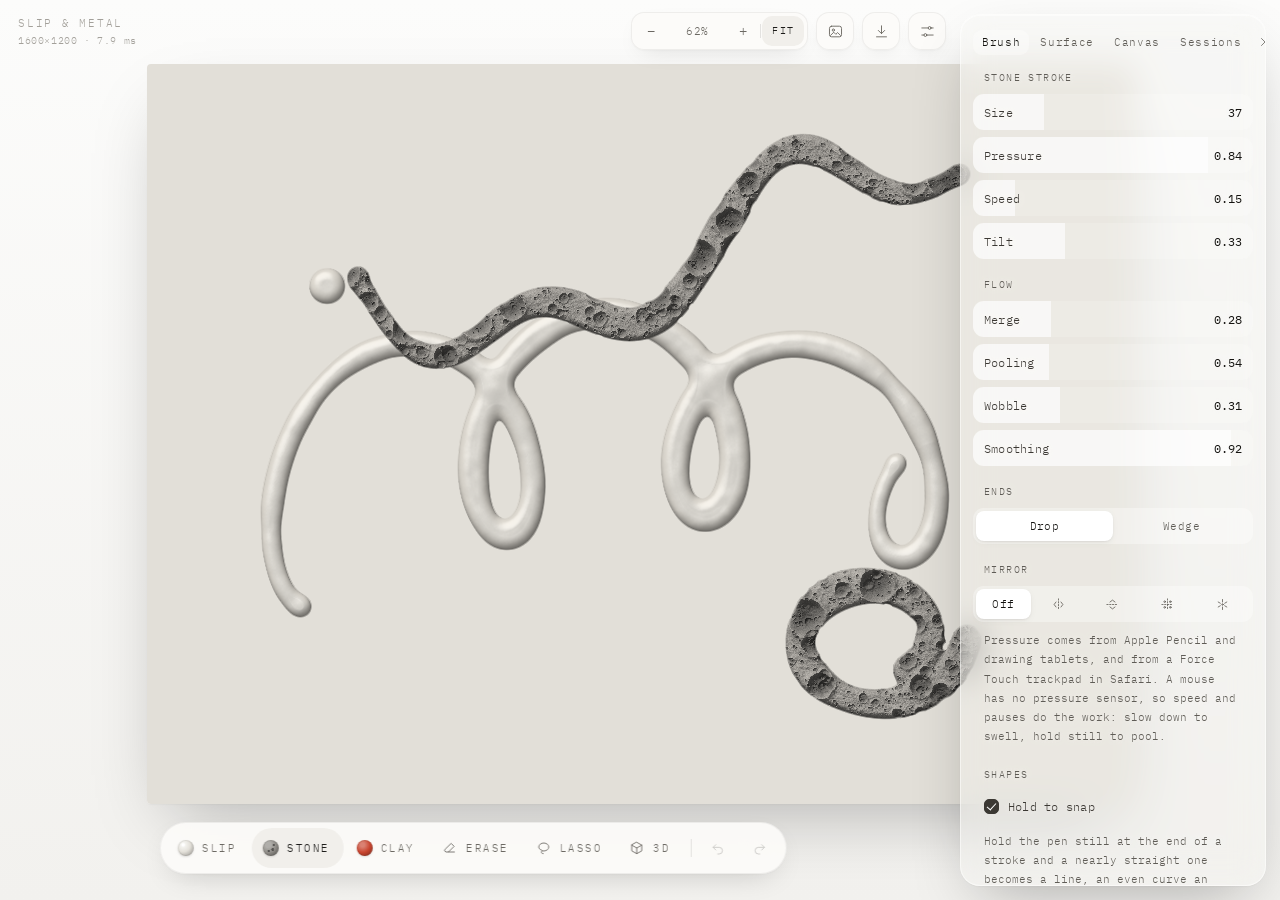
<file: index.html>
<!doctype html>
<!-- Built from src/ by dev/build.mjs (edit src/, then run: node dev/build.mjs) · sha256 1cfe5c48bf6fd62f -->
<html lang="en">
<head>
<meta charset="utf-8">
<meta name="viewport" content="width=device-width,initial-scale=1,maximum-scale=1,user-scalable=no,viewport-fit=cover">
<meta name="apple-mobile-web-app-capable" content="yes">
<meta name="mobile-web-app-capable" content="yes">
<meta name="claude:viewport-fit-sides" content="cover">
<title>Slip &amp; Metal</title>
<link rel="preconnect" href="https://fonts.googleapis.com">
<link rel="preconnect" href="https://fonts.gstatic.com" crossorigin>
<link href="https://fonts.googleapis.com/css2?family=IBM+Plex+Mono:wght@300;400&display=swap" rel="stylesheet">
<style>
/* Layout: one artboard centred in a stage, quiet frosted chrome floating around it (creative-tool-ui kit). */
:root{
  --page-a:#fcfcfb; --page-b:#f2f1ee;
  --ink:#1c1b19; --ink-2:#6b6862; --ink-3:#a3a09a;
  --panel:rgba(252,251,249,0.93);
  --line:rgba(0,0,0,0.055); --line-2:rgba(0,0,0,0.10);
  --fillbg:#f1efeb; --fillfg:#e2dfd8; --card:#ffffff;
  --white:#ffffff;
  --danger:#c0787c;
  --toast:rgba(28,27,25,.92);
  --ease:cubic-bezier(0.16,1,0.3,1);
  --r:20px; --rail:306px;
  --safe-b:env(safe-area-inset-bottom,0px);
  --safe-t:env(safe-area-inset-top,0px);
  --safe-l:env(safe-area-inset-left,0px);
  --safe-r:env(safe-area-inset-right,0px);
  --mono:"IBM Plex Mono",ui-monospace,SFMono-Regular,Menlo,monospace;
  color-scheme:light;
}
*{box-sizing:border-box;-webkit-tap-highlight-color:transparent}
[hidden]{display:none!important}
html,body{height:100%;margin:0;overflow:hidden;overscroll-behavior:none}
body{
  background:linear-gradient(180deg,var(--page-a),var(--page-b));color:var(--ink);
  font-family:var(--mono);font-weight:300;font-size:12px;-webkit-font-smoothing:antialiased;
  -webkit-user-select:none;user-select:none;-webkit-touch-callout:none;
}
button{font-family:inherit;touch-action:manipulation}

/* ── stage + artboard ─────────────────────────────── */
.stage{
  position:fixed;top:calc(64px + var(--safe-t));left:calc(24px + var(--safe-l));right:calc(24px + var(--safe-r));bottom:calc(96px + var(--safe-b));
  display:grid;place-items:center;transition:right .55s var(--ease),bottom .55s var(--ease);touch-action:none;
}
.board{
  position:relative;border-radius:4px;transform-origin:50% 50%;will-change:transform;touch-action:none;
  box-shadow:0 1px 2px rgba(0,0,0,.04),0 30px 70px -24px rgba(0,0,0,.28);
  background-color:var(--white);
}
.board.clear{
  background-image:linear-gradient(45deg,var(--fillbg) 25%,transparent 25%,transparent 75%,var(--fillbg) 75%),
                   linear-gradient(45deg,var(--fillbg) 25%,transparent 25%,transparent 75%,var(--fillbg) 75%);
  background-size:16px 16px;background-position:0 0,8px 8px;
}
.board.easing{transition:transform .45s var(--ease)}
.board canvas{display:block;width:100%;height:100%;border-radius:inherit;touch-action:none}
/* 3D: the board becomes a window-sized view onto the relief (the camera keeps it where the 2D board was) */
.board.three{
  position:fixed;inset:0;width:auto!important;height:auto!important;transform:none!important;
  border-radius:0;box-shadow:none;background:none!important;cursor:grab;
}
.board.three.grabbing{cursor:grabbing}
.board.three canvas{filter:drop-shadow(0 22px 30px rgba(0,0,0,.13))}
.board.three .guides,.board.three .empty{display:none}
.board.nocursor{cursor:none}
.board.lasso{cursor:default}
.board.lasso.selmove{cursor:move}
/* the lasso: marching ants over a white halo, so it reads on any background */
.selg path{fill:none;vector-effect:non-scaling-stroke}
.selg .halo{stroke:rgba(255,255,255,.9);stroke-width:2.5}
.selg .ants{stroke:rgba(20,19,16,.8);stroke-width:1;stroke-dasharray:4 4;animation:ants .9s linear infinite}
.selg .tint{fill:rgba(20,19,16,.04);stroke:none}
@keyframes ants{to{stroke-dashoffset:-8}}
.board.grab{cursor:grab}
.guides{position:absolute;inset:0;width:100%;height:100%;pointer-events:none;overflow:visible}
.guides line{stroke:rgba(0,0,0,.16);stroke-width:1;vector-effect:non-scaling-stroke;stroke-dasharray:2 6}
.empty{
  position:absolute;left:0;right:0;bottom:22px;text-align:center;color:var(--ink-3);pointer-events:none;
  font-size:11px;letter-spacing:.06em;transition:opacity .6s var(--ease);
}
.empty.off{opacity:0}
.ring{
  position:fixed;left:0;top:0;border-radius:50%;pointer-events:none;z-index:4;opacity:0;
  border:1px solid rgba(0,0,0,.5);box-shadow:0 0 0 1px rgba(255,255,255,.55),inset 0 0 0 1px rgba(255,255,255,.35);
  transition:opacity .2s var(--ease);
}
.ring.on{opacity:1}
.ring.erase{border-style:dashed}

/* ── chrome ─────────────────────────────────────── */
.chrome{position:fixed;inset:0;pointer-events:none;z-index:5}
.chrome > *{pointer-events:auto}
.brand{
  position:absolute;top:calc(16px + var(--safe-t));left:calc(18px + var(--safe-l));
  font-size:11px;letter-spacing:.16em;text-transform:uppercase;color:var(--ink-3);
}
.stat{
  position:absolute;top:calc(34px + var(--safe-t));left:calc(18px + var(--safe-l));
  font-size:10px;letter-spacing:.06em;color:var(--ink-3);font-variant-numeric:tabular-nums;white-space:nowrap;
}
.iconbtn{
  appearance:none;border:1px solid var(--line);background:var(--panel);
  backdrop-filter:blur(20px);-webkit-backdrop-filter:blur(20px);
  color:var(--ink-2);width:38px;height:38px;border-radius:13px;
  display:grid;place-items:center;cursor:pointer;padding:0;
  box-shadow:0 1px 2px rgba(0,0,0,.03),0 6px 18px -8px rgba(0,0,0,.10);
  transition:transform .35s var(--ease),color .3s var(--ease),box-shadow .35s var(--ease);
}
.iconbtn:hover{color:var(--ink);box-shadow:0 2px 4px rgba(0,0,0,.04),0 12px 26px -10px rgba(0,0,0,.16)}
.iconbtn:active{transform:scale(.94)}
svg.i{width:17px;height:17px;stroke:currentColor;stroke-width:1.3;fill:none;stroke-linecap:round;stroke-linejoin:round}
.topright{position:absolute;top:calc(12px + var(--safe-t));right:calc(14px + var(--safe-r));display:flex;gap:8px;transition:right .55s var(--ease)}
@media (min-width:780px){ body:has(.panel:not([hidden-state])) .topright{right:calc(var(--rail) + 28px + var(--safe-r))} }

.zoombar{
  position:relative;height:38px;border-radius:13px;padding:0 3px;display:flex;align-items:center;gap:1px;
  border:1px solid var(--line);background:var(--panel);
  backdrop-filter:blur(20px);-webkit-backdrop-filter:blur(20px);color:var(--ink-2);
  box-shadow:0 1px 2px rgba(0,0,0,.03),0 8px 24px -12px rgba(0,0,0,.18);
}
.zoombar button{
  appearance:none;border:0;background:transparent;cursor:pointer;color:inherit;height:30px;border-radius:10px;
  font:300 11px/1 var(--mono);letter-spacing:.06em;font-variant-numeric:tabular-nums;
  transition:color .3s var(--ease),background .3s var(--ease);
}
.zoombar button:hover{color:var(--ink);background:var(--fillbg)}
.zoombar .zstep{width:32px;font-size:14px}
.zoombar .zpct{min-width:58px;padding:0 8px}
.zoombar .zfit{padding:0 10px;letter-spacing:.12em;text-transform:uppercase;font-size:10px}
.zoombar .zfit[aria-pressed="true"]{color:var(--ink);background:var(--fillbg)}
.zsep{width:1px;height:14px;background:var(--line-2)}
.zmenu{
  position:absolute;right:0;top:calc(100% + 8px);min-width:120px;padding:5px;border-radius:14px;
  border:1px solid var(--line);background:var(--panel);
  backdrop-filter:blur(20px);-webkit-backdrop-filter:blur(20px);
  box-shadow:0 1px 2px rgba(0,0,0,.03),0 16px 40px -16px rgba(0,0,0,.24);
  display:none;flex-direction:column;gap:1px;z-index:2;
}
.zmenu.on{display:flex}
.zmenu button{text-align:left;padding:0 10px;width:100%}
.zmenu button[aria-current="true"]{color:var(--ink);background:var(--fillbg)}
@media (max-width:779px){ .zoombar{position:absolute;right:0;top:calc(100% + 8px)} .stage{top:calc(110px + var(--safe-t))} }

/* ── tool pill ─────────────────────────────────── */
.pill{
  position:absolute;left:50%;bottom:calc(26px + var(--safe-b));transform:translateX(-50%);
  height:52px;border-radius:26px;padding:0 6px;
  border:1px solid var(--line);background:var(--panel);
  backdrop-filter:blur(20px);-webkit-backdrop-filter:blur(20px);
  display:flex;align-items:center;gap:2px;color:var(--ink-2);white-space:nowrap;
  box-shadow:0 1px 2px rgba(0,0,0,.03),0 10px 30px -12px rgba(0,0,0,.20);
  transition:left .55s var(--ease),transform .4s var(--ease),opacity .4s var(--ease),box-shadow .4s var(--ease);
}
.pill:hover{box-shadow:0 2px 6px rgba(0,0,0,.04),0 18px 40px -14px rgba(0,0,0,.26)}
@media (min-width:780px){ body:has(.panel:not([hidden-state])) .pill{left:calc((100% - var(--rail) - 28px) / 2)} }
.tools{position:relative;display:flex;gap:2px}
.tools .thumb{
  position:absolute;left:0;top:0;height:40px;width:0;border-radius:20px;background:var(--fillbg);
  transition:transform .45s var(--ease),width .45s var(--ease);
}
.tools button,.pi{
  appearance:none;border:0;background:transparent;cursor:pointer;color:inherit;position:relative;
  height:40px;border-radius:20px;display:flex;align-items:center;gap:8px;
  font:300 11px/1 var(--mono);letter-spacing:.14em;text-transform:uppercase;
  transition:color .3s var(--ease),background .3s var(--ease),transform .3s var(--ease),opacity .3s var(--ease);
}
.tools button{padding:0 14px 0 11px}
.tools button:hover,.tools button[aria-pressed="true"]{color:var(--ink)}
.tools button:active,.pi:active{transform:scale(.96)}
.pi{width:40px;justify-content:center;padding:0}
.pi:hover{color:var(--ink);background:var(--fillbg)}
.pi:disabled{opacity:.35;pointer-events:none}
.pi svg.i{width:16px;height:16px}
.psep{width:1px;height:18px;background:var(--line-2);margin:0 4px}
/* tool chips rise just above their tool while it's on (left is set to the button's centre):
   Canvas over 3D, the lasso's scope and delete over Lasso */
.tchip{
  position:absolute;bottom:calc(100% + 10px);left:0;transform:translate(-50%,6px) scale(.96);opacity:0;pointer-events:none;
  appearance:none;height:34px;border-radius:17px;padding:0 13px 0 11px;display:flex;align-items:center;gap:8px;
  border:1px solid var(--line);background:var(--panel);backdrop-filter:blur(20px);-webkit-backdrop-filter:blur(20px);
  box-shadow:0 1px 2px rgba(0,0,0,.03),0 10px 30px -12px rgba(0,0,0,.20);
  color:var(--ink-2);cursor:pointer;font:300 11px/1 var(--mono);letter-spacing:.14em;text-transform:uppercase;white-space:nowrap;
  transition:transform .4s var(--ease),opacity .3s var(--ease),color .3s var(--ease);
}
.tchip.on{opacity:1;transform:translate(-50%,0);pointer-events:auto}
button.tchip:hover{color:var(--ink)}
button.tchip.on:active{transform:translate(-50%,0) scale(.96)}
.lchip{padding:0 3px;gap:2px;cursor:default}
.lchip button{appearance:none;border:0;background:transparent;color:var(--ink-3);height:26px;border-radius:13px;padding:0 10px;cursor:pointer;
  font:inherit;letter-spacing:inherit;text-transform:inherit;display:grid;place-items:center;
  transition:color .3s var(--ease),background .3s var(--ease),width .3s var(--ease),opacity .3s var(--ease),transform .3s var(--ease)}
.lchip button:hover,.lchip button[aria-pressed="true"]{color:var(--ink)}
.lchip button[aria-pressed="true"]{background:var(--fillbg)}
.lchip button:active{transform:scale(.96)}
.lchip .ldel{width:0;padding:0;opacity:0;overflow:hidden;pointer-events:none}
.lchip .ldel.on{width:30px;opacity:1;pointer-events:auto}
.lchip .ldel svg.i{width:14px;height:14px}
.c3d i{position:relative;width:12px;height:12px;border-radius:4px;border:1px solid var(--line-2);background:var(--white);flex:none;
  transition:background .25s var(--ease),border-color .25s var(--ease)}
.c3d[aria-pressed="true"] i{background:var(--ink-2);border-color:var(--ink-2)}
.c3d[aria-pressed="true"] i::after{
  content:"";position:absolute;left:3.5px;top:1px;width:3px;height:6px;
  border:solid var(--white);border-width:0 1.3px 1.3px 0;transform:rotate(42deg);
}
.ball{width:16px;height:16px;border-radius:50%;flex:none;box-shadow:inset 0 0 0 1px rgba(0,0,0,.08),0 1px 2px rgba(0,0,0,.12)}
.tools svg.i{width:16px;height:16px}

/* ── panel ─────────────────────────────────────── */
.panel{
  position:absolute;background:var(--panel);
  backdrop-filter:blur(16px) saturate(1.5) contrast(.78) brightness(1.1);-webkit-backdrop-filter:blur(16px) saturate(1.5) contrast(.78) brightness(1.1);
  border:1px solid var(--line);border-radius:var(--r);
  box-shadow:0 1px 2px rgba(0,0,0,.03),0 24px 60px -20px rgba(0,0,0,.22);
  display:flex;flex-direction:column;overflow:hidden;
  transition:transform .55s var(--ease),opacity .35s var(--ease);
}
@media (min-width:780px){
  .panel{top:calc(14px + var(--safe-t));right:calc(14px + var(--safe-r));bottom:calc(14px + var(--safe-b));width:var(--rail)}
  .panel[hidden-state]{transform:translateX(calc(100% + 20px));opacity:0;pointer-events:none}
}
@media (max-width:779px){
  .panel{left:10px;right:10px;bottom:calc(10px + var(--safe-b));height:min(58vh,430px);border-radius:22px}
  .panel[hidden-state]{transform:translateY(calc(100% + 24px));opacity:0;pointer-events:none}
  body:has(.panel:not([hidden-state])) .pill{opacity:0;pointer-events:none;transform:translateX(-50%) translateY(12px)}
  .tools button{padding:0 10px 0 9px;letter-spacing:.08em}
}
/* phones: four tools plus undo/redo only fit as icons (balls for the brushes) */
@media (max-width:440px){ .tools button{font-size:0;gap:0;padding:0 12px} }
/* The panel floats over the artboard as see-through frosted glass (the canvas no longer shifts when it opens).
   Legibility comes from the backdrop filter, not an opaque fill: it softens the contrast of whatever is behind
   and lifts it a touch, so dark strokes turn into a mid-tone haze. Tracks and cards are light frost chips,
   the inks step darker, and a faint light halo keeps small labels clean over busy artwork. */
.panel{
  --panel:rgba(248,247,244,.38); --fillbg:rgba(255,255,255,.34); --fillfg:rgba(40,36,30,.14); --card:rgba(255,255,255,.3);
  --ink:#141310; --ink-2:#3b3833; --ink-3:#5f5c56; --line:rgba(255,255,255,.4); --line-2:rgba(0,0,0,.12);
  border-color:rgba(255,255,255,.5);
  box-shadow:inset 0 1px 0 rgba(255,255,255,.55),0 1px 2px rgba(0,0,0,.04),0 24px 60px -20px rgba(0,0,0,.3);
  text-shadow:0 0 6px rgba(250,249,247,.65);
}
.panel input[type=text]{text-shadow:none}
/* sliders on glass: a faint frost track, the filled part the brighter chip, so the value reads at a glance */
.panel .ctrl{background:rgba(255,255,255,.14)}
.panel .ctrl::before{background:rgba(255,255,255,.62)}
/* dark glass: when what's behind the panel is dark (Ink / Slate boards, dark photos), light text on smoky glass */
.panel.dark{
  --panel:rgba(26,25,23,.4); --fillbg:rgba(255,255,255,.12); --fillfg:rgba(255,255,255,.2); --card:rgba(255,255,255,.07);
  --ink:#f6f4f0; --ink-2:#dcd9d2; --ink-3:#aeaaa3; --line:rgba(255,255,255,.1); --line-2:rgba(255,255,255,.22); --white:rgba(255,255,255,.2);
  border-color:rgba(255,255,255,.14);
  box-shadow:inset 0 1px 0 rgba(255,255,255,.12),0 1px 2px rgba(0,0,0,.1),0 24px 60px -20px rgba(0,0,0,.45);
  text-shadow:0 0 6px rgba(0,0,0,.45);
  backdrop-filter:blur(16px) saturate(1.4) contrast(.8) brightness(.92);-webkit-backdrop-filter:blur(16px) saturate(1.4) contrast(.8) brightness(.92);
}
.panel.dark .ctrl{background:rgba(255,255,255,.06)}
.panel.dark .ctrl::before{background:rgba(255,255,255,.22)}
.panel.dark .btn.primary:hover{background:rgba(255,255,255,.28)}
.panel.dark .sdel{background:rgba(0,0,0,.45)}
.phead{display:flex;align-items:center;gap:2px;padding:12px 12px 0}
.tabs{display:flex;gap:2px;flex:1}
.tab{
  appearance:none;border:0;background:transparent;cursor:pointer;
  font:300 11px/1 var(--mono);letter-spacing:.06em;
  color:var(--ink-3);padding:7px 9px;border-radius:9px;
  transition:color .3s var(--ease),background .3s var(--ease);
}
.tab:hover{color:var(--ink-2)}
.tab[aria-selected="true"]{color:var(--ink);background:var(--fillbg)}
.xbtn{appearance:none;border:0;background:transparent;color:var(--ink-3);width:30px;height:30px;border-radius:9px;display:grid;place-items:center;cursor:pointer;transition:color .3s var(--ease),background .3s var(--ease)}
.xbtn:hover{color:var(--ink);background:var(--fillbg)}
.xbtn svg.i{width:14px;height:14px}
.pbody{flex:1;overflow-y:auto;overflow-x:hidden;padding:12px;-webkit-overflow-scrolling:touch;overscroll-behavior:contain}
.pane{display:none;flex-direction:column;gap:7px}
.pane.on{display:flex}

/* fill-bar slider: the whole row is the slider */
.ctrl{
  position:relative;height:36px;border-radius:11px;background:var(--fillbg);
  overflow:hidden;display:flex;align-items:center;padding:0 11px;cursor:ew-resize;
  user-select:none;-webkit-user-select:none;flex:none;touch-action:pan-y;
}
.ctrl::before{
  content:"";position:absolute;left:0;top:0;bottom:0;width:var(--fill,0%);
  background:var(--fillfg);transition:width .06s linear;
}
.ctrl > span{position:relative;color:var(--ink-2);letter-spacing:.02em;transition:color .3s var(--ease)}
.ctrl > b{position:relative;margin-left:auto;font-weight:400;color:var(--ink);font-variant-numeric:tabular-nums}
.ctrl:hover > span,.ctrl.on > span{color:var(--ink)}
.ctrl input[type=range]{position:absolute;inset:0;width:100%;height:100%;margin:0;opacity:0;pointer-events:none}
.ctrl:focus-within{box-shadow:inset 0 0 0 1px var(--ink-3)}

.row{display:flex;align-items:center;gap:10px;min-height:32px;padding:0 11px;color:var(--ink-2);flex:none}
.row .lab{width:78px;letter-spacing:.02em}
.row input[type=text]{
  border:0;border-bottom:1px solid var(--line-2);background:transparent;border-radius:0;
  font:400 12px/1 var(--mono);color:var(--ink-3);padding:3px 2px;outline:none;
  transition:border-color .3s var(--ease),color .3s var(--ease);-webkit-user-select:text;user-select:text;
}
.row input[type=text]:focus{border-color:var(--ink-3);color:var(--ink)}
.row.tog{cursor:pointer;gap:0}
.row.tog label{cursor:pointer;letter-spacing:.02em}
.row input[type=checkbox]{
  appearance:none;-webkit-appearance:none;width:15px;height:15px;border:1px solid var(--line-2);border-radius:5px;
  background:var(--white);cursor:pointer;position:relative;margin:0 9px 0 0;flex:none;
  transition:background .25s var(--ease),border-color .25s var(--ease);
}
.row input[type=checkbox]:checked{background:var(--ink-2);border-color:var(--ink-2)}
.row input[type=checkbox]:checked::after{
  content:"";position:absolute;left:4px;top:1px;width:4px;height:8px;
  border:solid var(--white);border-width:0 1.4px 1.4px 0;transform:rotate(42deg);
}
.swatch{position:relative;width:19px;height:19px;border-radius:6px;border:1px solid var(--line-2);overflow:hidden;cursor:pointer;flex:none}
.swatch input{position:absolute;inset:-10px;width:40px;height:40px;opacity:0;cursor:pointer;border:0;padding:0}
.hex{width:74px}

.sec{font-size:10px;letter-spacing:.14em;text-transform:uppercase;color:var(--ink-3);padding:12px 11px 3px}
.pane > .sec:first-child{padding-top:2px}
.hint{color:var(--ink-3);padding:2px 11px;line-height:1.75;font-size:11px}
.hint kbd{font:400 10px/1 var(--mono);color:var(--ink-2);padding:2px 4px;border-radius:4px;background:var(--fillbg)}

/* segmented control with a gliding thumb */
.seg{position:relative;display:flex;background:var(--fillbg);border-radius:11px;padding:3px;height:36px;flex:none}
.seg .thumb{
  position:absolute;top:3px;bottom:3px;left:0;width:0;border-radius:8px;background:var(--white);
  box-shadow:0 1px 2px rgba(0,0,0,.06),0 2px 8px -2px rgba(0,0,0,.08);
  transition:transform .45s var(--ease),width .45s var(--ease);
}
.seg button{
  flex:1;position:relative;border:0;background:transparent;cursor:pointer;border-radius:8px;
  font:300 11px/1 var(--mono);letter-spacing:.04em;color:var(--ink-3);padding:0 4px;
  display:flex;align-items:center;justify-content:center;gap:6px;transition:color .3s var(--ease);
}
.seg button:hover{color:var(--ink-2)}
.seg button[aria-pressed="true"]{color:var(--ink)}
.seg svg.i{width:15px;height:15px}

/* material chips */
.mats{display:grid;grid-template-columns:repeat(3,minmax(0,1fr));gap:6px}
.mat{
  appearance:none;height:64px;border:1px solid var(--line);background:var(--card);border-radius:13px;
  display:flex;flex-direction:column;align-items:center;justify-content:center;gap:8px;padding:0 4px;cursor:pointer;color:var(--ink-2);
  font:300 11px/1 var(--mono);letter-spacing:.02em;min-width:0;
  transition:transform .35s var(--ease),color .3s var(--ease),border-color .3s var(--ease),background .3s var(--ease),box-shadow .35s var(--ease);
}
.mat span:last-child{max-width:100%;overflow:hidden;text-overflow:ellipsis;white-space:nowrap}
.mat:hover{color:var(--ink);transform:translateY(-2px);box-shadow:0 8px 18px -10px rgba(0,0,0,.18)}
.mat:active{transform:scale(.97)}
.mat[aria-pressed="true"]{background:var(--fillbg);border-color:transparent;color:var(--ink)}
.mat .ball{width:22px;height:22px;transition:transform .45s var(--ease)}
.mat:hover .ball{transform:scale(1.08)}

/* background swatches */
.bgs{display:flex;gap:8px;padding:2px 11px 4px;flex-wrap:wrap}
.bgs button{
  appearance:none;width:26px;height:26px;border-radius:50%;border:1px solid var(--line-2);cursor:pointer;padding:0;
  transition:transform .3s var(--ease),box-shadow .3s var(--ease);
}
.bgs button:hover{transform:translateY(-1px)}
.bgs button[aria-pressed="true"]{box-shadow:0 0 0 2px var(--white),0 0 0 3px var(--ink-3)}
.bgs .clr{background-image:linear-gradient(45deg,var(--fillfg) 25%,transparent 25%,transparent 75%,var(--fillfg) 75%),linear-gradient(45deg,var(--fillfg) 25%,transparent 25%,transparent 75%,var(--fillfg) 75%);background-size:8px 8px;background-position:0 0,4px 4px;background-color:var(--white)}

/* layers */
.layers{display:flex;flex-direction:column;gap:2px}
.lrow{
  position:relative;display:flex;align-items:center;gap:10px;padding:0 4px 0 11px;height:38px;border-radius:11px;cursor:pointer;
  color:var(--ink-2);touch-action:pan-y;transition:background .3s var(--ease),color .3s var(--ease),transform .4s var(--ease);
}
/* swipe a row either way to duplicate it: the row follows the finger and the word slides in behind it */
.lrow.swiping{transition:background .3s var(--ease),color .3s var(--ease)}
.lrow::before,.lrow::after{
  content:"Duplicate";position:absolute;top:0;bottom:0;display:flex;align-items:center;pointer-events:none;
  font-size:10px;letter-spacing:.14em;text-transform:uppercase;color:var(--ink-3);opacity:0;transition:opacity .2s var(--ease),color .2s var(--ease);
}
.lrow::before{right:100%;padding-right:14px}
.lrow::after{left:100%;padding-left:14px}
.lrow.sw-r::before,.lrow.sw-l::after{opacity:.6}
.lrow.armed::before,.lrow.armed::after{color:var(--ink)}
.lrow:hover{color:var(--ink)}
.lrow[aria-current="true"]{background:var(--fillbg);color:var(--ink)}
.lrow .nm{flex:1;min-width:0;overflow:hidden;text-overflow:ellipsis;white-space:nowrap}
.lname{flex:1;min-width:0;border:0;border-bottom:1px solid var(--ink-3);background:transparent;border-radius:0;font:300 12px/1 var(--mono);color:var(--ink);padding:3px 0;outline:none;-webkit-user-select:text;user-select:text}
.lrow small{color:var(--ink-3);font-size:10px;white-space:nowrap}
.lrow.hid .ball{opacity:.3}
.lrow.hid .nm{color:var(--ink-3)}
.acts{display:flex;opacity:0;transition:opacity .25s var(--ease)}
.lrow:hover .acts,.lrow[aria-current="true"] .acts{opacity:1}
@media (hover:none){.acts{opacity:1}}
.acts button{appearance:none;width:26px;height:26px;border:0;background:transparent;border-radius:8px;color:var(--ink-3);display:grid;place-items:center;cursor:pointer;padding:0;transition:color .25s var(--ease),background .25s var(--ease)}
.acts button:hover{color:var(--ink);background:rgba(0,0,0,.04)}
.acts svg.i{width:14px;height:14px}

.btn{
  appearance:none;border:1px solid var(--line-2);background:var(--card);border-radius:11px;
  height:34px;padding:0 12px;cursor:pointer;color:var(--ink-2);
  font:300 11px/1 var(--mono);letter-spacing:.06em;
  transition:transform .3s var(--ease),color .3s var(--ease),border-color .3s var(--ease),background .3s var(--ease);
}
.btn:hover{color:var(--ink);border-color:var(--ink-3)}
.btn:active{transform:scale(.98)}
.btn.primary{background:var(--fillfg);border-color:transparent;color:var(--ink)}
.btn.primary:hover{background:#d8d4cc}
.btn.quiet{border-color:rgba(192,120,124,.32);color:var(--danger)}
.btn.quiet:hover{border-color:var(--danger)}

/* sessions */
.sname{flex:1;min-width:0}
.sess{display:grid;grid-template-columns:repeat(2,minmax(0,1fr));gap:8px}
.scard{
  position:relative;border:1px solid var(--line);background:var(--card);border-radius:13px;padding:6px;cursor:pointer;
  color:var(--ink-2);min-width:0;
  transition:transform .35s var(--ease),box-shadow .35s var(--ease),color .3s var(--ease),background .3s var(--ease);
}
.scard:hover{color:var(--ink);transform:translateY(-2px);box-shadow:0 8px 18px -10px rgba(0,0,0,.18)}
.scard:active{transform:scale(.98)}
.scard[aria-current="true"]{background:var(--fillbg);border-color:transparent;color:var(--ink)}
/* the image is pinned inside its 4:3 box: Safari doesn't resolve a % height inside aspect-ratio, so a tall
   drawing's thumbnail would otherwise grow the card down the whole panel */
.sthumb{position:relative;aspect-ratio:4/3;min-height:0;border-radius:9px;background:var(--fillbg);overflow:hidden}
.sthumb img{position:absolute;inset:0;width:100%;height:100%;object-fit:contain;display:block;animation:fadein .45s var(--ease)}
@keyframes fadein{from{opacity:0}}
.smeta{display:flex;flex-direction:column;gap:4px;padding:7px 3px 2px;min-width:0}
.smeta .nm{overflow:hidden;text-overflow:ellipsis;white-space:nowrap;font-size:11px;letter-spacing:.02em}
.smeta small{color:var(--ink-3);font-size:10px}
.sdel{
  position:absolute;top:10px;right:10px;width:24px;height:24px;border:0;border-radius:8px;padding:0;cursor:pointer;
  background:rgba(255,255,255,.88);color:var(--ink-2);display:grid;place-items:center;opacity:0;
  transition:opacity .25s var(--ease),color .25s var(--ease);
}
.sdel svg.i{width:13px;height:13px}
.scard:hover .sdel{opacity:1}
.sdel:hover{color:var(--ink)}
@media (hover:none){.scard[aria-current="true"] .sdel{opacity:1}.scard:hover{transform:none}}
.btnrow{display:flex;gap:6px}
.btnrow .btn{flex:1}

.veil{
  position:fixed;inset:0;z-index:20;display:none;place-items:center;
  background:rgba(250,250,248,.82);backdrop-filter:blur(4px);-webkit-backdrop-filter:blur(4px);
  color:var(--ink-2);letter-spacing:.1em;text-transform:uppercase;font-size:11px;
}
.veil.on{display:grid}
.toast{
  position:fixed;left:50%;bottom:calc(92px + var(--safe-b));transform:translateX(-50%) translateY(8px);
  background:var(--toast);color:var(--white);border-radius:999px;padding:9px 16px;
  font-size:11px;letter-spacing:.06em;backdrop-filter:blur(12px);-webkit-backdrop-filter:blur(12px);
  opacity:0;pointer-events:none;transition:opacity .35s var(--ease),transform .45s var(--ease);
  z-index:30;white-space:nowrap;display:flex;align-items:center;gap:12px;
}
.toast.on{opacity:1;transform:translateX(-50%) translateY(0);pointer-events:auto}
.toast button{appearance:none;border:0;background:rgba(255,255,255,.14);color:var(--white);border-radius:999px;height:24px;padding:0 10px;font:400 10px/1 var(--mono);letter-spacing:.1em;text-transform:uppercase;cursor:pointer}
.toast button:hover{background:rgba(255,255,255,.24)}
.fatal{position:absolute;inset:0;display:grid;place-items:center;text-align:center;padding:24px;color:var(--ink-2);line-height:1.8}
@media (hover:none){.iconbtn:hover,.btn:hover,.mat:hover{transform:none}}
@media (prefers-reduced-motion:reduce){*{transition-duration:.01s!important}}
</style>
</head>
<body>

<div class="stage" id="stage">
  <div class="board" id="board">
    <canvas id="c"></canvas>
    <svg class="guides" id="guides" preserveAspectRatio="none"></svg>
    <svg class="guides selg" id="selg" preserveAspectRatio="none"></svg>
    <div class="empty" id="empty">Draw anywhere. Slow down to pool, speed up to thin.</div>
  </div>
</div>
<div class="ring" id="ring"></div>

<div class="chrome">
  <div class="brand">Slip &amp; Metal</div>
  <div class="stat" id="stat">&nbsp;</div>

  <div class="topright">
    <div class="zoombar" id="zoombar">
      <button class="zstep" data-z="out" title="Zoom out (−)">−</button>
      <button class="zpct" data-z="pct" title="Zoom presets">100%</button>
      <button class="zstep" data-z="in" title="Zoom in (+)">+</button>
      <div class="zsep"></div>
      <button class="zfit" data-z="fit" title="Fit (0)">Fit</button>
      <div class="zmenu" data-z="menu"></div>
    </div>
    <button class="iconbtn" id="btnImage" title="Draw on an image">
      <svg class="i" viewBox="0 0 24 24"><rect x="3.5" y="4.5" width="17" height="15" rx="3"/><circle cx="9" cy="10" r="1.6"/><path d="M5 17.5l4.5-4.5 3 3 2.5-2.5 4 4"/></svg>
    </button>
    <button class="iconbtn" id="btnExport" title="Export PNG">
      <svg class="i" viewBox="0 0 24 24"><path d="M12 4v11M7.5 10.5L12 15l4.5-4.5M5 19.5h14"/></svg>
    </button>
    <button class="iconbtn" id="btnPanel" title="Settings (S)">
      <svg class="i" viewBox="0 0 24 24"><path d="M4 7h9M17 7h3M4 17h3M11 17h9"/><circle cx="15" cy="7" r="2"/><circle cx="9" cy="17" r="2"/></svg>
    </button>
  </div>

  <div class="pill" id="pill">
    <div class="tools" id="tools">
      <i class="thumb"></i>
      <button data-tool="slip" title="Slip (B)"><span class="ball" id="ballSlip"></span>Slip</button>
      <button data-tool="stone" title="Stone (B)"><span class="ball" id="ballStone"></span>Stone</button>
      <button data-tool="clay" title="Clay (B)"><span class="ball" id="ballClay"></span>Clay</button>
      <button data-tool="erase" title="Eraser (E)">
        <svg class="i" viewBox="0 0 24 24"><path d="M14.5 5.5l4 4-8.5 8.5H6l-1.5-1.5a1.5 1.5 0 010-2.1z"/><path d="M10 18h9"/></svg>Erase
      </button>
      <button data-tool="lasso" title="Lasso: select and move (L)">
        <svg class="i" viewBox="0 0 24 24"><path d="M8.6 15.2C6 14.3 4.5 12.5 4.5 10.5c0-3.3 3.4-6 7.5-6s7.5 2.7 7.5 6-3.4 6-7.5 6c-.8 0-1.6-.1-2.3-.3"/><path d="M9.7 16.2c-.9.8-1.4 1.7-1.2 2.6.2 1 1.3 1.7 2.6 1.7"/></svg>Lasso
      </button>
      <button data-tool="view" title="3D view (3)">
        <svg class="i" viewBox="0 0 24 24"><path d="M12 3.5l7.5 4.2v8.6L12 20.5l-7.5-4.2V7.7z"/><path d="M4.5 7.7L12 12l7.5-4.3M12 12v8.5"/></svg>3D
      </button>
    </div>
    <button class="tchip c3d" id="c3d" type="button" title="Canvas under the drawing (C)" aria-pressed="true"><i></i>Canvas</button>
    <div class="tchip lchip" id="lchip">
      <button type="button" data-scope="all" title="Lasso takes every visible layer">All</button>
      <button type="button" data-scope="layer" title="Lasso takes the active layer only">Layer</button>
      <button type="button" class="ldel" id="ldel" title="Delete the selection (⌫)"><svg class="i" viewBox="0 0 24 24"><path d="M5 7h14M10 7V5h4v2M7 7l1 12h8l1-12"/></svg></button>
    </div>
    <span class="psep"></span>
    <button class="pi" id="undo" title="Undo (⌘Z)"><svg class="i" viewBox="0 0 24 24"><path d="M9 7L5 11l4 4"/><path d="M5 11h9a5 5 0 010 10h-2"/></svg></button>
    <button class="pi" id="redo" title="Redo (⇧⌘Z)"><svg class="i" viewBox="0 0 24 24"><path d="M15 7l4 4-4 4"/><path d="M19 11h-9a5 5 0 000 10h2"/></svg></button>
  </div>

  <aside class="panel" id="panel">
    <div class="phead">
      <div class="tabs" role="tablist">
        <button class="tab" data-tab="brush" role="tab">Brush</button>
        <button class="tab" data-tab="surface" role="tab">Surface</button>
        <button class="tab" data-tab="canvas" role="tab">Canvas</button>
        <button class="tab" data-tab="sessions" role="tab">Sessions</button>
      </div>
      <button class="xbtn" id="closePanel" title="Close (Esc)"><svg class="i" viewBox="0 0 24 24"><path d="M6 6l12 12M18 6L6 18"/></svg></button>
    </div>
    <div class="pbody" id="pbody">
      <div class="pane" data-pane="brush"></div>
      <div class="pane" data-pane="surface"></div>
      <div class="pane" data-pane="canvas"></div>
      <div class="pane" data-pane="sessions"></div>
    </div>
  </aside>
</div>

<div class="veil" id="veil">Drop an image to draw on it</div>
<div class="toast" id="toast"></div>
<input type="file" id="file" accept="image/*" hidden>
<input type="file" id="sessFile" accept=".json,application/json" hidden>

<script src="js/shaders.js"></script>
<script>
(() => {
'use strict';

/* ════════════════════════════════════════════════════════════════════
   helpers
   ════════════════════════════════════════════════════════════════════ */
const $ = (s, r = document) => r.querySelector(s);
const $$ = (s, r = document) => [...r.querySelectorAll(s)];
const clamp = (x, a, b) => Math.min(b, Math.max(a, x));
const lerp = (a, b, t) => a + (b - a) * t;
const sstep = (a, b, x) => { const t = clamp((x - a) / (b - a), 0, 1); return t * t * (3 - 2 * t); };
const uid = () => Math.random().toString(36).slice(2, 9);
const hexRgb = hx => { const n = parseInt(hx.slice(1), 16); return [(n >> 16 & 255) / 255, (n >> 8 & 255) / 255, (n & 255) / 255]; };
const lin = c => c.map(v => Math.pow(v, 2.2));
const mix3 = (a, b, t) => a.map((v, i) => v + (b[i] - v) * t);
const toHex = c => '#' + c.map(v => Math.round(clamp(v, 0, 1) * 255).toString(16).padStart(2, '0')).join('').toUpperCase();
function h(tag, attrs, ...kids) {
  const el = document.createElement(tag);
  if (attrs) for (const k in attrs) {
    const v = attrs[k];
    if (v == null || v === false) continue;
    if (k === 'class') el.className = v;
    else if (k === 'html') el.innerHTML = v;
    else if (k.startsWith('on') && typeof v === 'function') el.addEventListener(k.slice(2), v);
    else el.setAttribute(k, v === true ? '' : v);
  }
  for (const c of kids.flat()) if (c != null && c !== false) el.append(c.nodeType ? c : document.createTextNode(c));
  return el;
}
const ICON = {
  eye: '<svg class="i" viewBox="0 0 24 24"><path d="M2.5 12S6 5.5 12 5.5 21.5 12 21.5 12 18 18.5 12 18.5 2.5 12 2.5 12z"/><circle cx="12" cy="12" r="2.6"/></svg>',
  eyeOff: '<svg class="i" viewBox="0 0 24 24"><path d="M4 4l16 16M9.9 6A9.6 9.6 0 0112 5.5c6 0 9.5 6.5 9.5 6.5a16 16 0 01-2.7 3.4M6.4 7.6C3.9 9.4 2.5 12 2.5 12S6 18.5 12 18.5c1.6 0 3-.4 4.2-1"/></svg>',
  up: '<svg class="i" viewBox="0 0 24 24"><path d="M7 14l5-5 5 5"/></svg>',
  down: '<svg class="i" viewBox="0 0 24 24"><path d="M7 10l5 5 5-5"/></svg>',
  del: '<svg class="i" viewBox="0 0 24 24"><path d="M7 7l10 10M17 7L7 17"/></svg>',
  dup: '<svg class="i" viewBox="0 0 24 24"><rect x="8.5" y="8.5" width="10" height="10" rx="2.5"/><path d="M15.5 8.5V7a2 2 0 00-2-2H7a2 2 0 00-2 2v6.5a2 2 0 002 2h1.5"/></svg>',
};

/* ════════════════════════════════════════════════════════════════════
   brushes, presets, defaults
   ════════════════════════════════════════════════════════════════════ */
const SLIP_PRESETS = [
  { name: 'Porcelain', color: '#E4E1DA', gloss: .55, brk: .3,  speckle: 0,   grain: .35, shine: 1 },
  { name: 'Stoneware', color: '#D3C7B1', gloss: .3,  brk: .55, speckle: .6,  grain: .55, shine: 1 },
  { name: 'Celadon',   color: '#98B6A1', gloss: .9,  brk: .85, speckle: .05, grain: .2,  shine: 1 },
  { name: 'Terracotta',color: '#B05A39', gloss: .05, brk: .2,  speckle: .12, grain: .8,  shine: 1 },
  { name: 'Tenmoku',   color: '#111400', gloss: 1,   brk: .7,  speckle: 0,   grain: .56, shine: .81 },
  { name: 'Cobalt',    color: '#2B4893', gloss: .85, brk: .6,  speckle: .04, grain: .2,  shine: 1 },
  { name: 'Butter',    color: '#E5D093', gloss: .65, brk: .5,  speckle: .08, grain: .3,  shine: 1 },
  { name: 'Blush',     color: '#DFAA9B', gloss: .5,  brk: .45, speckle: .1,  grain: .35, shine: 1 },
  { name: 'Ink',       color: '#1A1918', gloss: .95, brk: .15, speckle: 0,   grain: .15, shine: 1 },
];
const METAL_PRESETS = [
  { name: 'Chrome',   c0: '#101215', c1: '#6F757B', c2: '#F6F7F8', sky: .39, rim: .86, contrast: 1,    brk: .15, rough: .08, grain: .7,  iri: 0 },
  { name: 'Silver',   c0: '#2C2F33', c1: '#A3A8AE', c2: '#FCFCFB', sky: .5,  rim: .9,  contrast: .95,  brk: .1,  rough: .12, grain: .5,  iri: 0 },
  { name: 'Mercury',  c0: '#15171A', c1: '#8E949B', c2: '#FFFFFF', sky: .4,  rim: .88, contrast: 1,    brk: .05, rough: 0,   grain: .12, iri: 0 },
  { name: 'Gold',     c0: '#2E1A04', c1: '#A87A2E', c2: '#FFF1C4', sky: .4,  rim: .85, contrast: 1,    brk: .15, rough: .1,  grain: .6,  iri: 0 },
  { name: 'Copper',   c0: '#2A1008', c1: '#A55A38', c2: '#FFDCC6', sky: .38, rim: .84, contrast: 1,    brk: .15, rough: .1,  grain: .6,  iri: 0 },
  { name: 'Rose',     c0: '#341A1A', c1: '#B5827C', c2: '#FFF1EC', sky: .4,  rim: .86, contrast: 1,    brk: .15, rough: .1,  grain: .5,  iri: 0 },
  { name: 'Gunmetal', c0: '#060708', c1: '#3B4047', c2: '#C6CBD2', sky: .22, rim: .7,  contrast: 1.1,  brk: .3,  rough: .14, grain: .8,  iri: 0 },
  { name: 'Oil',      c0: '#0C0D10', c1: '#737981', c2: '#FFFFFF', sky: .38, rim: .84, contrast: 1.05, brk: .15, rough: .06, grain: .5,  iri: .85 },
  { name: 'Comic',    c0: '#0A0A0A', c1: '#8A8A8A', c2: '#FFFFFF', sky: .92, rim: .06, contrast: 1.3,  brk: .95, rough: .1,  grain: .9,  iri: 0 },
];
// after Illustrator's 3D and Materials stones (Comet Pit Surface, Ominous Obsidian), plus in-betweens
const STONE_PRESETS = [
  { name: 'Comet Pit', color: '#8E8B86', pits: .85, facets: 0,   grit: .75, scale: 1,   relief: 1,   gloss: .06, shine: .6 },
  { name: 'Ketchup',   color: '#6F0000', pits: 0,   facets: .43, grit: .39, scale: .9,  relief: .39, gloss: 1,   shine: .22 },
  { name: 'Pumice',    color: '#CDC6B8', pits: 1,   facets: 0,   grit: .9,  scale: .5,  relief: .8,  gloss: 0,   shine: .4 },
  { name: 'Moon',      color: '#B7B4AE', pits: .6,  facets: 0,   grit: .45, scale: 1.7, relief: .7,  gloss: .03, shine: .5 },
  { name: 'Basalt',    color: '#3C3B3A', pits: .26, facets: .65, grit: .85, scale: 1.1, relief: 1.18, gloss: .05, shine: 1.06 },
  { name: 'Meteorite', color: '#2A2725', pits: .7,  facets: .35, grit: .3,  scale: 1.2, relief: 1,   gloss: .6,  shine: 1 },
];
// modelling clay after the plasticine reliefs: one colour, matte to waxy, lit by the board's light
const CLAY_PRESETS = [
  { name: 'Coral',      color: '#C9452F', gloss: .35, grain: .3,  glow: .6 },
  { name: 'Bone',       color: '#E6E1D6', gloss: .3,  grain: .25, glow: .35 },
  { name: 'Ochre',      color: '#D49A3E', gloss: .5,  grain: .25, glow: .55 },
  { name: 'Periwinkle', color: '#94A8DB', gloss: .25, grain: .2,  glow: .3 },
  { name: 'Cocoa',      color: '#6B3B27', gloss: .55, grain: .3,  glow: .3 },
  { name: 'Iris',       color: '#4A4DA6', gloss: .4,  grain: .25, glow: .4 },
  { name: 'Moss',       color: '#7D8D4B', gloss: .3,  grain: .35, glow: .4 },
];
const DEF = {
  slip: {
    size: 37, pressure: .84, speed: .15, tilt: .33, vary: .31, merge: .28, pool: .54, smooth: .92, end: 'drop', taper: 1.2,
    color: '#E4E1DA', gloss: .55, shine: 1, brk: .3, speckle: 0, grain: .35, vol: 1, edge: 20, light: 120, shadow: 0, preset: 'Porcelain',
  },
  metal: {
    size: 37, pressure: .84, speed: .15, tilt: .33, vary: .31, merge: .28, pool: .54, smooth: .92, end: 'drop', taper: 1.4,
    c0: '#101215', c1: '#6F757B', c2: '#F6F7F8', sky: .39, rim: .86, contrast: 1, brk: .15, rough: .08, grain: .7, shine: 1, iri: 0,
    vol: 1, edge: 60, light: 300, shadow: 0, preset: 'Chrome',
  },
  stone: {
    size: 37, pressure: .84, speed: .15, tilt: .33, vary: .31, merge: .28, pool: .54, smooth: .92, end: 'drop', taper: 1.2,
    color: '#8E8B86', pits: .85, facets: 0, grit: .75, scale: 1, relief: 1, gloss: .06, shine: .6,
    vol: 1.75, edge: 11, light: 120, shadow: 0, preset: 'Comet Pit',
  },
  // Edge past any radius keeps every stroke round all the way over: a rolled snake of clay, never a puddle
  clay: {
    size: 30, pressure: .7, speed: .1, tilt: .2, vary: .22, merge: .18, pool: .8, smooth: .92, end: 'drop', taper: 1.2,
    color: '#C9452F', gloss: .35, shine: 1, grain: .3, glow: .6, vol: 1, edge: 160, pipe: 1.2, light: 135, shadow: 0, preset: 'Coral',
  },
};
const GEOM = new Set(['size', 'pressure', 'speed', 'tilt', 'vary', 'merge', 'pool', 'smooth', 'end', 'taper', 'pipe']);
const BRUSHES = ['slip', 'metal', 'stone', 'clay'];
const TOOLS = ['slip', 'stone', 'clay'];      // brushes offered in the pill; Metal is retired until a better one, but old Metal layers still render
const NAMES = { slip: 'Slip', metal: 'Metal', stone: 'Stone', clay: 'Clay' };
const PRESETS = { slip: SLIP_PRESETS, metal: METAL_PRESETS, stone: STONE_PRESETS, clay: CLAY_PRESETS };
const BGS = [['Paper', '#F4F2EE'], ['Stone', '#E2DFD8'], ['Sand', '#CDBFAD'], ['Sage', '#7F9A7E'], ['Slate', '#6F747B'], ['Ink', '#161616'], ['Clear', 'none']];
/* The board's light (see 32-scene-light.js), kept with the drawing. New drawings get real shadows on paper;
   drawings from before scene light keep the look they were made with until it's turned on. */
const LIGHT_DEF = { shadows: true, angle: 135, height: 38, soft: .45, fill: .32, shade: 1, paper: 'paper' };
const LIGHT_OLD = { ...LIGHT_DEF, shadows: false, paper: 'plain' };
const BOARDS = [['4:3', 1600, 1200], ['1:1', 1400, 1400], ['3:4', 1200, 1600], ['16:9', 1920, 1080], ['9:16', 1080, 1920]];
const mergeA = m => lerp(4.5, 1.32, clamp(m, 0, 1));    // field peak / threshold. Lower peak = longer tails = more fusing
const ERASE_A = 2.2;

/* ════════════════════════════════════════════════════════════════════
   state
   ════════════════════════════════════════════════════════════════════ */
let doc = { w: 1600, h: 1200, bg: '#E2DFD8', bgImage: null, light: { ...LIGHT_OLD }, layers: [], active: null };
const ui = { tool: 'slip', brush: 'slip', sym: 'off', eraser: 44, depth: 1, canvas3d: true, selAll: true, snap: true, previewShadows: true, tab: 'brush', exp: { scale: 2, transparent: true, crop: true } };
const lastParams = { slip: { ...DEF.slip }, metal: { ...DEF.metal }, stone: { ...DEF.stone }, clay: { ...DEF.clay } };
const activeLayer = () => doc.layers.find(L => L.id === doc.active) || null;
const layerById = id => doc.layers.find(L => L.id === id);
const brushTool = () => ui.tool !== 'erase' && ui.tool !== 'view' && ui.tool !== 'lasso';

function newLayer(brush, params) {
  const n = doc.layers.filter(L => L.brush === brush).length + 1;
  return { id: uid(), brush, name: NAMES[brush] + (n > 1 ? ' ' + n : ''), visible: true, seed: Math.random() * 100,
           params: { ...(params || lastParams[brush]) }, strokes: [] };
}

/* ════════════════════════════════════════════════════════════════════
   WebGL
   ════════════════════════════════════════════════════════════════════ */
const canvas = $('#c'), board = $('#board'), stage = $('#stage');
const gl = canvas.getContext('webgl2', { alpha: true, premultipliedAlpha: true, antialias: false, depth: false, stencil: false,
  preserveDrawingBuffer: false, desynchronized: true, powerPreference: 'high-performance' });
if (!gl) {
  board.append(h('div', { class: 'fatal' }, 'This browser has no WebGL2, which the brushes need. Try a current Safari, Chrome or Firefox.'));
  board.style.width = '520px'; board.style.height = '320px';
  return;
}
gl.getExtension('EXT_color_buffer_float');
gl.getExtension('EXT_color_buffer_half_float');
gl.getExtension('EXT_float_blend');

// GLSL lives in js/shaders.js
const { VS_FULL, VS_STAMP, FS_STAMP, FS_COPY, FS_ERASE, FS_BG, FS_SCENE, FS_LIGHT, GL_H, fsComp, VS_MESH, FS_HGT, VS_SLAB, FS_SLAB } = window.SM_SHADERS;

function compile(type, src) {
  const s = gl.createShader(type); gl.shaderSource(s, src); gl.compileShader(s);
  if (!gl.getShaderParameter(s, gl.COMPILE_STATUS)) throw new Error(gl.getShaderInfoLog(s));
  return s;
}
function program(vs, fs) {
  const p = gl.createProgram();
  gl.attachShader(p, compile(gl.VERTEX_SHADER, vs)); gl.attachShader(p, compile(gl.FRAGMENT_SHADER, fs));
  gl.linkProgram(p);
  if (!gl.getProgramParameter(p, gl.LINK_STATUS)) throw new Error(gl.getProgramInfoLog(p));
  const u = {}, n = gl.getProgramParameter(p, gl.ACTIVE_UNIFORMS);
  for (let i = 0; i < n; i++) { const info = gl.getActiveUniform(p, i); u[info.name.replace('[0]', '')] = gl.getUniformLocation(p, info.name); }
  return { p, u };
}
const PR = {
  stamp: program(VS_STAMP, FS_STAMP),
  copy: program(VS_FULL, FS_COPY),
  erase: program(VS_FULL, FS_ERASE),
  bg: program(VS_FULL, FS_BG),
  comp: program(VS_FULL, fsComp(false)),
  mesh: program(VS_MESH, fsComp(true)),
  hgt: program(VS_FULL, FS_HGT),
  slab: program(VS_SLAB, FS_SLAB),
  scene: program(VS_FULL, FS_SCENE),
  light: program(VS_FULL, FS_LIGHT),
};

// stamp geometry: one quad, instanced per stamp
const stampVAO = gl.createVertexArray();
gl.bindVertexArray(stampVAO);
const cornerBuf = gl.createBuffer();
gl.bindBuffer(gl.ARRAY_BUFFER, cornerBuf);
gl.bufferData(gl.ARRAY_BUFFER, new Float32Array([-1, -1, 1, -1, -1, 1, 1, 1]), gl.STATIC_DRAW);
gl.enableVertexAttribArray(0); gl.vertexAttribPointer(0, 2, gl.FLOAT, false, 0, 0);
const instBuf = gl.createBuffer();
gl.bindBuffer(gl.ARRAY_BUFFER, instBuf);
gl.enableVertexAttribArray(1); gl.vertexAttribPointer(1, 4, gl.FLOAT, false, 20, 0); gl.vertexAttribDivisor(1, 1);
gl.enableVertexAttribArray(2); gl.vertexAttribPointer(2, 1, gl.FLOAT, false, 20, 16); gl.vertexAttribDivisor(2, 1);
gl.bindVertexArray(null);
const emptyVAO = gl.createVertexArray();

// field format: half-float where possible; 8-bit with a scaled range as a last resort
const FMT8 = { internal: gl.RGBA8, format: gl.RGBA, type: gl.UNSIGNED_BYTE };
let FIELD = { internal: gl.RGBA16F, format: gl.RGBA, type: gl.HALF_FLOAT, scale: 1 };
function makeTarget(w, hgt, fmt) {
  const tex = gl.createTexture();
  gl.bindTexture(gl.TEXTURE_2D, tex);
  gl.texImage2D(gl.TEXTURE_2D, 0, fmt.internal, w, hgt, 0, fmt.format, fmt.type, null);
  gl.texParameteri(gl.TEXTURE_2D, gl.TEXTURE_MIN_FILTER, gl.LINEAR);
  gl.texParameteri(gl.TEXTURE_2D, gl.TEXTURE_MAG_FILTER, gl.LINEAR);
  gl.texParameteri(gl.TEXTURE_2D, gl.TEXTURE_WRAP_S, gl.CLAMP_TO_EDGE);
  gl.texParameteri(gl.TEXTURE_2D, gl.TEXTURE_WRAP_T, gl.CLAMP_TO_EDGE);
  const fb = gl.createFramebuffer();
  gl.bindFramebuffer(gl.FRAMEBUFFER, fb);
  gl.framebufferTexture2D(gl.FRAMEBUFFER, gl.COLOR_ATTACHMENT0, gl.TEXTURE_2D, tex, 0);
  const ok = gl.checkFramebufferStatus(gl.FRAMEBUFFER) === gl.FRAMEBUFFER_COMPLETE;
  gl.bindFramebuffer(gl.FRAMEBUFFER, null);
  return { tex, fb, w, h: hgt, ok };
}
{
  const t = makeTarget(4, 4, FIELD);
  if (!t.ok) FIELD = { ...FMT8, scale: 1 / 12 };
  freeTarget(t);
}
function freeTarget(t) { if (!t) return; gl.deleteTexture(t.tex); gl.deleteFramebuffer(t.fb); }
function swapTarget(a, b) { [a.tex, b.tex] = [b.tex, a.tex]; [a.fb, b.fb] = [b.fb, a.fb]; fieldGen++; }
let fieldGen = 0;      // counts writes to any height field, so the scene light knows when to look again
function clearTarget(t) { gl.bindFramebuffer(gl.FRAMEBUFFER, t.fb); gl.viewport(0, 0, t.w, t.h); gl.clearColor(0, 0, 0, 0); gl.clear(gl.COLOR_BUFFER_BIT); }
function bindTex(unit, tex) { gl.activeTexture(gl.TEXTURE0 + unit); gl.bindTexture(gl.TEXTURE_2D, tex); }
function fullscreen(prog, target, setup) {
  gl.bindFramebuffer(gl.FRAMEBUFFER, target ? target.fb : null);
  gl.viewport(0, 0, target ? target.w : canvas.width, target ? target.h : canvas.height);
  gl.useProgram(prog.p); setup(prog.u);
  gl.bindVertexArray(emptyVAO); gl.drawArrays(gl.TRIANGLES, 0, 3);
}

/* ════════════════════════════════════════════════════════════════════
   strokes → stamps
   ════════════════════════════════════════════════════════════════════ */
class FBuf {
  constructor(cap = 1 << 15) { this.a = new Float32Array(cap); this.n = 0; }
  reset() { this.n = 0; }
  p(x, y, s, w, r) {
    if (this.n + 5 > this.a.length) { const b = new Float32Array(this.a.length * 2); b.set(this.a); this.a = b; }
    const a = this.a, n = this.n; a[n] = x; a[n + 1] = y; a[n + 2] = s; a[n + 3] = w; a[n + 4] = r; this.n = n + 5;
  }
}
const BUF = new FBuf(), EBUF = new FBuf();
const SQ2PI = Math.sqrt(2 * Math.PI);
const hash1 = n => { const s = Math.sin(n * 127.1 + 311.7) * 43758.5453; return s - Math.floor(s); };
function noise1(seed, x) { const i = Math.floor(x), f = x - i, u = f * f * (3 - 2 * f); return lerp(hash1(i + seed * 17.3), hash1(i + 1 + seed * 17.3), u) * 2 - 1; }

function emitter(out, sym, W, H) {
  const cx = W / 2, cy = H / 2;
  if (sym === 'x') return (x, y, s, w, r) => { out.p(x, y, s, w, r); out.p(2 * cx - x, y, s, w, r); };
  if (sym === 'y') return (x, y, s, w, r) => { out.p(x, y, s, w, r); out.p(x, 2 * cy - y, s, w, r); };
  if (sym === 'xy') return (x, y, s, w, r) => { out.p(x, y, s, w, r); out.p(2 * cx - x, y, s, w, r); out.p(x, 2 * cy - y, s, w, r); out.p(2 * cx - x, 2 * cy - y, s, w, r); };
  if (sym === 'r6') {
    const cs = [], sn = [];
    for (let i = 0; i < 6; i++) { cs.push(Math.cos(i * Math.PI / 3)); sn.push(Math.sin(i * Math.PI / 3)); }
    return (x, y, s, w, r) => { const dx = x - cx, dy = y - cy; for (let i = 0; i < 6; i++) out.p(cx + dx * cs[i] - dy * sn[i], cy + dx * sn[i] + dy * cs[i], s, w, r); };
  }
  return (x, y, s, w, r) => out.p(x, y, s, w, r);
}

/* Raw samples are x, y, pressure, t(ms), altitude(0..1). Every slider is applied here, at build time,
   which is why the whole drawing can be retuned after the fact. */
function strokeStamps(st, P, out, W, H, minSig) {
  const pts = st.pts, n = pts.length / 5;
  if (!n) return;
  const erase = !!st.erase;
  const A = erase ? ERASE_A : mergeA(P.merge);
  const base = (erase ? st.size : P.size) * .5;
  const prI = erase ? .5 : P.pressure, spI = erase ? 0 : P.speed, tiI = erase ? 0 : P.tilt;
  const smoothK = st.shape ? 0 : erase ? .15 : P.smooth, poolK = erase ? 0 : P.pool, vary = erase ? 0 : P.vary;
  const pipe = erase ? 0 : P.pipe || 0;          // clay: a held pen keeps piping material out (see dome() in shaders.js)
  const end = erase ? 'none' : P.end;
  const vref = 1.1 * W / 1600;
  const emit = emitter(out, st.sym, W, H);
  const sigK = 1 / Math.sqrt(2 * Math.log(A));
  const dot = (x, y, r, wf) => { const sg = Math.max(r * sigK, minSig); emit(x, y, sg, A * wf, r); };

  // 1. per-sample radius from pressure, speed and tilt; lazy-point smoothing of the path; pooling when still
  const a = 1 - smoothK * .86;
  const X = [], Y = [], Rr = [], pools = [];
  let sx = pts[0], sy = pts[1], vs = 0, rs = -1;
  let ax = pts[0], ay = pts[1], at = pts[3], poolR = 0, poolW = 1, poolX = 0, poolY = 0;
  const still = Math.max(2, base * (pipe ? .4 : .15));   // piping: the hand's drift keeps feeding one pool, not a row of them
  for (let i = 0; i < n; i++) {
    const o = i * 5, x = pts[o], y = pts[o + 1], p = pts[o + 2], t = pts[o + 3], al = pts[o + 4];
    if (i) {
      const dt = Math.max(1, t - pts[o - 2]);
      const v = Math.hypot(x - pts[o - 5], y - pts[o - 4]) / dt;
      vs += (v - vs) * Math.min(1, dt / 40);
      sx += (x - sx) * a; sy += (y - sy) * a;
    }
    const pf = st.hasP ? lerp(1, .15 + 1.6 * Math.pow(clamp(p, 0, 1), .85), prI) : 1;
    const sf = lerp(1, .5 + 1.3 * Math.exp(-vs / (1.6 * vref)), spI);     // ~1 at a relaxed pace, swells when slow
    const tf = st.hasT ? lerp(1, 1 + 1.5 * Math.pow(1 - clamp(al, 0, 1), 1.5), tiI) : 1;
    const r = base * pf * sf * tf;
    rs = rs < 0 ? r : rs + (r - rs) * .35;
    if (Math.hypot(x - ax, y - ay) > Math.max(2, base * .15)) {
      if (poolR) { pools.push(poolX, poolY, poolR, poolW); poolR = 0; }
      ax = x; ay = y; at = t;
    } else if (poolK > 0 && t - at > 90) {
      const g = 1 - Math.exp(-(t - at - 90) / 650), held = Math.min((t - at - 90) / 1000, 8);
      // piped material keeps coming while the pen is held: the bead swells wider and taller, slowing but not stopping
      poolR = rs * (1 + poolK * .9 * g + pipe * poolK * .3 * Math.pow(held, .7)); poolX = ax; poolY = ay;
      poolW = 1 + pipe * poolK * (2.2 * g + .5 * held);
    }
    X.push(sx); Y.push(sy); Rr.push(rs);
  }
  if (poolR) pools.push(poolX, poolY, poolR, poolW);
  if (n > 1 && a < 1) {
    const lx = pts[(n - 1) * 5], ly = pts[(n - 1) * 5 + 1];
    for (let k = 0; k < 40 && Math.hypot(lx - sx, ly - sy) > .3; k++) { sx += (lx - sx) * a; sy += (ly - sy) * a; X.push(sx); Y.push(sy); Rr.push(rs); }
  }

  // 2. dense Catmull-Rom polyline
  const m = X.length;
  const DX = [X[0]], DY = [Y[0]], DR = [Rr[0]];
  for (let i = 0; i < m - 1; i++) {
    const x1 = X[i], y1 = Y[i], x2 = X[i + 1], y2 = Y[i + 1];
    const ch = Math.hypot(x2 - x1, y2 - y1);
    if (ch < 1e-3) continue;
    const i0 = Math.max(0, i - 1), i3 = Math.min(m - 1, i + 2);
    const x0 = X[i0], y0 = Y[i0], x3 = X[i3], y3 = Y[i3];
    const steps = Math.max(1, Math.ceil(ch / 1.5));
    for (let j = 1; j <= steps; j++) {
      const t = j / steps, t2 = t * t, t3 = t2 * t;
      DX.push(.5 * (2 * x1 + (-x0 + x2) * t + (2 * x0 - 5 * x1 + 4 * x2 - x3) * t2 + (-x0 + 3 * x1 - 3 * x2 + x3) * t3));
      DY.push(.5 * (2 * y1 + (-y0 + y2) * t + (2 * y0 - 5 * y1 + 4 * y2 - y3) * t2 + (-y0 + 3 * y1 - 3 * y2 + y3) * t3));
      DR.push(lerp(Rr[i], Rr[i + 1], t));
    }
  }
  const k = DX.length;
  const S = new Float32Array(k);
  let L = 0;
  for (let i = 1; i < k; i++) { L += Math.hypot(DX[i] - DX[i - 1], DY[i] - DY[i - 1]); S[i] = L; }

  // 3. walk the line, spacing stamps by their own sigma; weight so a straight run sums to exactly A
  if (L < .75) {
    let r = DR[0] * 1.15;
    if (pools.length) r = Math.max(r, pools[2] * 1.05);
    dot(DX[0], DY[0], r, 1);
    return;
  }
  const seed = st.seed || 0;
  const ns1 = 1 / (base * 3 + 10), ns2 = 1 / (base * 1.1 + 4);
  const closed = st.shape === 'circle';
  const wl = end === 'wedge' ? Math.min(P.taper * base * 3.2, L * .5) : 0;
  let next = 0, seg = 1;
  while (next <= L) {
    while (seg < k - 1 && S[seg] < next) seg++;
    const s0 = S[seg - 1], s1 = S[seg], t = s1 > s0 ? clamp((next - s0) / (s1 - s0), 0, 1) : 0;
    const x = lerp(DX[seg - 1], DX[seg], t), y = lerp(DY[seg - 1], DY[seg], t);
    let r = lerp(DR[seg - 1], DR[seg], t);
    if (vary) r *= 1 + vary * (.5 * noise1(seed, next * ns1) + .22 * noise1(seed + 7.3, next * ns2));
    if (wl) r *= .04 + .96 * Math.min(sstep(0, 1, next / (wl * .7)), sstep(0, 1, (L - next) / wl));
    r = Math.max(.05, r);
    const sg = Math.max(r * sigK, minSig);
    const sp = Math.max(.3, .7 * sg);
    if (closed && next > 0 && next + sp * .5 > L) break;     // a circle's last stamp would sit on its first
    emit(x, y, sg, A * sp / (SQ2PI * sg), r);
    next += sp;
  }
  if (end === 'drop' && !closed) {
    dot(DX[0], DY[0], DR[0] * 1.04, .55);
    dot(DX[k - 1], DY[k - 1], DR[k - 1] * 1.06, .6);
  }
  for (let i = 0; i < pools.length; i += 4) dot(pools[i], pools[i + 1], pools[i + 2], pools[i + 3]);
}

/* ════════════════════════════════════════════════════════════════════
   field building
   ════════════════════════════════════════════════════════════════════ */
const T = { S: 1, w: 0, h: 0, layers: new Map(), live: null, scratch: null, erase: null, group: null };
const dirty = new Set();
let needsDraw = true;

function drawStamps(target, buf, minSig) {
  fieldGen++;
  if (!buf.n) return;
  gl.bindFramebuffer(gl.FRAMEBUFFER, target.fb);
  gl.viewport(0, 0, target.w, target.h);
  gl.useProgram(PR.stamp.p);
  gl.uniform2f(PR.stamp.u.uDoc, doc.w, doc.h);
  gl.uniform1f(PR.stamp.u.uMinSigma, minSig);
  gl.uniform1f(PR.stamp.u.uScale, FIELD.scale);
  gl.enable(gl.BLEND); gl.blendEquation(gl.FUNC_ADD); gl.blendFunc(gl.ONE, gl.ONE);
  gl.bindVertexArray(stampVAO);
  gl.bindBuffer(gl.ARRAY_BUFFER, instBuf);
  gl.bufferData(gl.ARRAY_BUFFER, buf.a.subarray(0, buf.n), gl.DYNAMIC_DRAW);
  gl.drawArraysInstanced(gl.TRIANGLE_STRIP, 0, 4, buf.n / 5);
  gl.disable(gl.BLEND);
  gl.bindVertexArray(null);
}
function copyInto(src, dst) {
  gl.disable(gl.BLEND);
  fullscreen(PR.copy, dst, u => { bindTex(0, src.tex); gl.uniform1i(u.uSrc, 0); });
}
function eraseInto(src, eTarget, dst) {
  fieldGen++;
  gl.disable(gl.BLEND);
  fullscreen(PR.erase, dst, u => { bindTex(0, src.tex); bindTex(1, eTarget.tex); gl.uniform1i(u.uSrc, 0); gl.uniform1i(u.uE, 1); gl.uniform1f(u.uInv, 1 / FIELD.scale); });
}
function addInto(src, dst) {
  fieldGen++;
  gl.enable(gl.BLEND); gl.blendEquation(gl.FUNC_ADD); gl.blendFunc(gl.ONE, gl.ONE);
  fullscreen(PR.copy, dst, u => { bindTex(0, src.tex); gl.uniform1i(u.uSrc, 0); });
  gl.disable(gl.BLEND);
}
// ctx = { field, scratch, erase, group, minSig } (group only needed once the layer has moves)
function buildLayer(L, ctx, bounds) {
  if (L.ops && L.ops.length) { buildMoved(L, ctx, bounds); return; }
  clearTarget(ctx.field);
  BUF.reset();
  for (const st of L.strokes) {
    if (st.erase) {
      drawStamps(ctx.field, BUF, ctx.minSig); BUF.reset();
      clearTarget(ctx.erase); EBUF.reset();
      strokeStamps(st, L.params, EBUF, doc.w, doc.h, ctx.minSig);
      drawStamps(ctx.erase, EBUF, ctx.minSig);
      eraseInto(ctx.field, ctx.erase, ctx.scratch);
      swapTarget(ctx.field, ctx.scratch);
    } else {
      const n0 = BUF.n;
      strokeStamps(st, L.params, BUF, doc.w, doc.h, ctx.minSig);
      if (bounds) growBounds(bounds, BUF, n0);
    }
  }
  drawStamps(ctx.field, BUF, ctx.minSig); BUF.reset();
}
/* Moves. A lasso move is an op on the layer, not an edit of its strokes: { at, poly, dx, dy, del }, where at
   is how many strokes existed when it was made, and it applies to their stamps only. A stamp inside poly
   (in that moment's coordinates, i.e. after the earlier ops) shifts by (dx, dy), or goes, with del. So every
   raw sample survives (off the board too: nothing is ever clipped), the sliders still retune moved strokes,
   and undo is just the op list. A stamp goes wholly to one side of the lasso, so a cut closes round, like
   the liquid it is.
   What a move took is rebuilt on its own (ctx.group) and laid on top at the moment of the move: erasures it
   carried only cut it, older erasures where it lands don't touch it, and anything drawn later sits above. */
const PIECE = new FBuf();
const polyBox = new WeakMap();
function inPoly(poly, x, y) {
  let b = polyBox.get(poly);
  if (!b) {
    b = [Infinity, Infinity, -Infinity, -Infinity];
    for (let i = 0; i < poly.length; i += 2) { b[0] = Math.min(b[0], poly[i]); b[1] = Math.min(b[1], poly[i + 1]); b[2] = Math.max(b[2], poly[i]); b[3] = Math.max(b[3], poly[i + 1]); }
    polyBox.set(poly, b);
  }
  if (x < b[0] || y < b[1] || x > b[2] || y > b[3]) return false;
  let c = false;
  for (let i = 0, j = poly.length - 2; i < poly.length; j = i, i += 2) {
    const xi = poly[i], yi = poly[i + 1], xj = poly[j], yj = poly[j + 1];
    if ((yi > y) !== (yj > y) && x < (xj - xi) * (y - yi) / (yj - yi) + xi) c = !c;
  }
  return c;
}
// moves stroke i's stamps (buf from `from`) to where the layer's ops put them; per stamp, the last op that
// moved it (-1: never moved, -2: deleted)
function placeStamps(L, i, buf, from) {
  const a = buf.a, lab = new Int16Array((buf.n - from) / 5).fill(-1);
  L.ops.forEach((op, j) => {
    if (op.at <= i) return;
    for (let k = from, q = 0; k < buf.n; k += 5, q++) {
      if (lab[q] === -2 || (op.poly && !inPoly(op.poly, a[k], a[k + 1]))) continue;
      if (op.del) lab[q] = -2;
      else { a[k] += op.dx; a[k + 1] += op.dy; lab[q] = j; }
    }
  });
  return lab;
}
function buildMoved(L, ctx, bounds) {
  const ops = L.ops, groups = ops.map(() => []);
  clearTarget(ctx.field); BUF.reset();
  const flush = () => { drawStamps(ctx.field, BUF, ctx.minSig); BUF.reset(); };
  const eraseWith = (t, stamps) => {
    clearTarget(ctx.erase); drawStamps(ctx.erase, stamps, ctx.minSig);
    eraseInto(t, ctx.erase, ctx.scratch); swapTarget(t, ctx.scratch);
  };
  const place = j => {
    const g = groups[j];
    if (!g.length) return;
    flush(); clearTarget(ctx.group);
    for (const p of g) p.erase ? eraseWith(ctx.group, p) : drawStamps(ctx.group, p, ctx.minSig);
    addInto(ctx.group, ctx.field);
  };
  let oi = 0;
  for (let i = 0; i <= L.strokes.length; i++) {
    while (oi < ops.length && ops[oi].at <= i) place(oi++);
    if (i === L.strokes.length) break;
    const st = L.strokes[i], erase = !!st.erase;
    PIECE.reset(); strokeStamps(st, L.params, PIECE, doc.w, doc.h, ctx.minSig);
    const lab = placeStamps(L, i, PIECE, 0), a = PIECE.a;
    if (erase) { flush(); EBUF.reset(); }
    const stay = erase ? EBUF : BUF, n0 = stay.n;
    for (let k = 0, q = 0; k < PIECE.n; k += 5, q++) {
      const j = lab[q];
      if (j === -2) continue;
      let out = stay;
      if (j >= 0) {
        const g = groups[j];
        out = g[g.length - 1];
        if (!out || erase || out.erase) { out = new FBuf(1024); out.erase = erase; g.push(out); }   // draws pool; erasures keep their place
      }
      out.p(a[k], a[k + 1], a[k + 2], a[k + 3], a[k + 4]);
      if (bounds && !erase && j >= 0) growBounds(bounds, out, out.n - 5);
    }
    if (erase) { if (EBUF.n) eraseWith(ctx.field, EBUF); }
    else if (bounds) growBounds(bounds, BUF, n0);
  }
  flush();
}
// every stamp of the layer where it now sits: fn(x, y, r, erase)
function eachPlaced(L, fn) {
  for (let i = 0; i < L.strokes.length; i++) {
    const st = L.strokes[i];
    PIECE.reset(); strokeStamps(st, L.params, PIECE, doc.w, doc.h, .7 / (T.S || 1));
    const lab = L.ops && L.ops.length ? placeStamps(L, i, PIECE, 0) : null;
    for (let k = 0, q = 0; k < PIECE.n; k += 5, q++) if (!lab || lab[q] !== -2) fn(PIECE.a[k], PIECE.a[k + 1], PIECE.a[k + 4], !!st.erase);
  }
}
function growBounds(b, buf, from) {
  const a = buf.a;
  for (let i = from; i < buf.n; i += 5) {
    const e = a[i + 2] * 2.2;
    if (a[i] - e < b[0]) b[0] = a[i] - e; if (a[i + 1] - e < b[1]) b[1] = a[i + 1] - e;
    if (a[i] + e > b[2]) b[2] = a[i] + e; if (a[i + 1] + e > b[3]) b[3] = a[i + 1] + e;
  }
}
function liveCtx(L) { return { field: layerTarget(L), scratch: T.scratch, erase: T.erase, group: T.group, minSig: .7 / T.S }; }
function layerTarget(L) {
  let t = T.layers.get(L.id);
  if (!t) { t = makeTarget(T.w, T.h, FIELD); clearTarget(t); T.layers.set(L.id, t); dirty.add(L.id); request(); }   // a target born mid-composite still needs its build frame
  return t;
}
function rebuild(L) { buildLayer(L, liveCtx(L)); }
function renderLive(L, st) {
  const src = layerTarget(L);
  const minSig = .7 / T.S;
  if (st.erase) {
    clearTarget(T.erase); EBUF.reset();
    strokeStamps(st, L.params, EBUF, doc.w, doc.h, minSig);
    drawStamps(T.erase, EBUF, minSig);
    eraseInto(src, T.erase, T.live);
  } else {
    copyInto(src, T.live);
    BUF.reset(); strokeStamps(st, L.params, BUF, doc.w, doc.h, minSig);
    drawStamps(T.live, BUF, minSig); BUF.reset();
  }
}
function commitStroke(L, st) {
  if (dirty.has(L.id)) return;              // a pending rebuild will include it
  const src = layerTarget(L), minSig = .7 / T.S;
  if (st.erase) {
    clearTarget(T.erase); EBUF.reset();
    strokeStamps(st, L.params, EBUF, doc.w, doc.h, minSig);
    drawStamps(T.erase, EBUF, minSig);
    eraseInto(src, T.erase, T.scratch);
    swapTarget(src, T.scratch);
  } else {
    BUF.reset(); strokeStamps(st, L.params, BUF, doc.w, doc.h, minSig);
    drawStamps(src, BUF, minSig); BUF.reset();
  }
}
function resizeTargets(w, hgt) {
  for (const t of T.layers.values()) freeTarget(t);
  T.layers.clear();
  freeTarget(T.live); freeTarget(T.scratch); freeTarget(T.erase); freeTarget(T.group);
  T.w = w; T.h = hgt;
  T.live = makeTarget(w, hgt, FIELD); T.scratch = makeTarget(w, hgt, FIELD); T.erase = makeTarget(w, hgt, FIELD); T.group = makeTarget(w, hgt, FIELD);
  for (const L of doc.layers) dirty.add(L.id);
}
function gcTargets() {
  for (const [id, t] of T.layers) if (!layerById(id)) { freeTarget(t); T.layers.delete(id); }
}

/* ════════════════════════════════════════════════════════════════════
   compositing
   ════════════════════════════════════════════════════════════════════ */
let imgTex = null, imgTexSrc = null;
function ensureImgTex() {
  if (doc.bgImage === imgTexSrc) return;
  if (imgTex) { gl.deleteTexture(imgTex); imgTex = null; }
  imgTexSrc = doc.bgImage;
  if (!doc.bgImage) return;
  imgTex = gl.createTexture();
  gl.bindTexture(gl.TEXTURE_2D, imgTex);
  gl.pixelStorei(gl.UNPACK_PREMULTIPLY_ALPHA_WEBGL, false);
  gl.texImage2D(gl.TEXTURE_2D, 0, gl.RGBA, gl.RGBA, gl.UNSIGNED_BYTE, doc.bgImage);
  gl.texParameteri(gl.TEXTURE_2D, gl.TEXTURE_MIN_FILTER, gl.LINEAR);
  gl.texParameteri(gl.TEXTURE_2D, gl.TEXTURE_WRAP_S, gl.CLAMP_TO_EDGE);
  gl.texParameteri(gl.TEXTURE_2D, gl.TEXTURE_WRAP_T, gl.CLAMP_TO_EDGE);
}
// the ground: the backdrop (colour or image) on its paper, lit by the scene. A transparent or clear board
// keeps only the shade, as darkness, so shadows still fall on whatever it's placed over.
function drawBg(target, transparent) {
  gl.bindFramebuffer(gl.FRAMEBUFFER, target ? target.fb : null);
  gl.viewport(0, 0, target ? target.w : canvas.width, target ? target.h : canvas.height);
  gl.disable(gl.BLEND);
  gl.clearColor(0, 0, 0, 0); gl.clear(gl.COLOR_BUFFER_BIT);
  const lit = SCN.mode === 1, clear = transparent || (!doc.bgImage && doc.bg === 'none');
  if (clear && !lit) return;
  ensureImgTex();
  fullscreen(PR.bg, target, u => {
    gl.uniform4f(u.uView, ...(target ? WHOLE : closeup.uv));
    gl.uniform3f(u.uBg, ...bgSrgb());
    gl.uniform1i(u.uImg, doc.bgImage ? 1 : 0);
    bindTex(0, imgTex); gl.uniform1i(u.uTex, 0);
    gl.uniform2f(u.uDoc, doc.w, doc.h); gl.uniform1f(u.uSeed, 1);
    gl.uniform1i(u.uPaper, clear ? 0 : PAPER[doc.light.paper] || 0); gl.uniform1i(u.uClear, clear ? 1 : 0);
    sceneUniforms(u);
  });
}
function lightDir(deg, el = .66) {
  const a = deg * Math.PI / 180;
  return [Math.cos(a) * Math.cos(el), -Math.sin(a) * Math.cos(el), Math.sin(el)];
}
// the uniforms of the shared height chunk (GL_H), with the layer's field on unit 0
function hUniforms(u, L, tex) {
  const P = L.params;
  bindTex(0, tex); gl.uniform1i(u.uField, 0);
  gl.uniform1f(u.uInv, 1 / FIELD.scale); gl.uniform2f(u.uDoc, doc.w, doc.h);
  gl.uniform1f(u.uA, mergeA(P.merge));
  gl.uniform1f(u.uBevel, P.edge ?? 40); gl.uniform1f(u.uBulge, L.brush === 'metal' ? 0 : L.brush === 'stone' ? .3 : .5);
  gl.uniform1f(u.uPipe, L.brush === 'clay' ? P.pipe ?? 1.2 : 0);
}
function drawLayer(L, tex, target, tw, th) {
  gl.enable(gl.BLEND); gl.blendEquation(gl.FUNC_ADD); gl.blendFunc(gl.ONE, gl.ONE_MINUS_SRC_ALPHA);
  fullscreen(PR.comp, target, u => { layerUniforms(u, L, tex, tw, th); gl.uniform4f(u.uView, ...(target ? WHOLE : closeup.uv)); });
  gl.disable(gl.BLEND);
}
// every material uniform; returns the light direction so the 3D view can turn it into the drawing's frame
function layerUniforms(u, L, tex, tw, th) {
  const P = L.params;
  hUniforms(u, L, tex);
  gl.uniform2f(u.uRes, tw, th); gl.uniform2f(u.uDoc, doc.w, doc.h);
  gl.uniform1f(u.uVol, P.vol);
  const metal = L.brush === 'metal', stone = L.brush === 'stone', clay = L.brush === 'clay', scene = doc.light.shadows;
  gl.uniform1f(u.uSky, P.sky ?? .3); gl.uniform1f(u.uRim, P.rim ?? .85);
  // clay is lit by the scene's light; the others keep the height their material was tuned for, and turn
  // with the scene's light once it casts shadows
  const Ld = clay ? lightOf().dir : lightDir(scene ? doc.light.angle : P.light, metal ? .44 : stone ? .6 : .66);
  gl.uniform3f(u.uL, Ld[0], Ld[1], Ld[2]);
  gl.uniform1i(u.uBrush, metal ? 1 : stone ? 2 : clay ? 3 : 0);
  gl.uniform1f(u.uPits, stone ? P.pits : 0); gl.uniform1f(u.uFacets, stone ? P.facets : 0);
  gl.uniform1f(u.uDScale, P.scale ?? 1); gl.uniform1f(u.uRelief, P.relief ?? 1);
  const c0 = lin(hexRgb(metal ? P.c0 : P.color)), c1 = metal ? lin(hexRgb(P.c1)) : [0, 0, 0], c2 = metal ? lin(hexRgb(P.c2)) : [0, 0, 0];
  gl.uniform3f(u.uC0, ...c0); gl.uniform3f(u.uC1, ...c1); gl.uniform3f(u.uC2, ...c2);
  gl.uniform1f(u.uGloss, P.gloss ?? 0); gl.uniform1f(u.uShine, P.shine ?? 1); gl.uniform1f(u.uBreak, P.brk ?? 0);
  gl.uniform1f(u.uSpeckle, P.speckle ?? 0); gl.uniform1f(u.uGrain, (stone ? P.grit : P.grain) ?? 0); gl.uniform1f(u.uRough, P.rough ?? 0);
  gl.uniform1f(u.uContrast, P.contrast ?? 1); gl.uniform1f(u.uIri, P.iri ?? 0);
  gl.uniform1f(u.uShadow, scene ? 0 : P.shadow); gl.uniform1f(u.uShadowDist, (P.size * .24 + 3) * P.vol);
  gl.uniform1f(u.uSeed, L.seed || 0); gl.uniform1f(u.uGlow, P.glow ?? 0);
  sceneUniforms(u, L);
  return Ld;
}
function compositeScreen() {
  SCN = { S: SC, mode: updateScene() ? 1 : 0, li: lightOf() };
  drawBg(null, false);
  for (const L of doc.layers) {
    if (!L.visible) continue;
    const tex = drawing && drawing.L === L ? T.live.tex : layerTarget(L).tex;
    drawLayer(L, tex, null, T.w, T.h);
  }
}

/* ════════════════════════════════════════════════════════════════════
   scene light: one key light for the board, real shadows, occlusion, bounce
   ════════════════════════════════════════════════════════════════════ */
/* The board is lit like a photograph of clay on paper: a soft key light (Direction, Height, Softness), the sky
   (Fill), and light bounced off whatever stands nearby. Three buffers at half the field's resolution hold what
   one layer can't know alone (FS_SCENE and FS_LIGHT in js/shaders.js): every layer's height summed, the colours
   of what's there over the backdrop, and the light that gets through. On screen they're rebuilt only when a
   height field, a layer's form or colour, the backdrop or the light changes, so panning and zooming cost
   nothing extra. Export builds its own at export resolution. Clay is shaded by this light alone; the other
   materials keep their own shading and are only darkened where the scene blocks it. */
const SC = { w: 0, h: 0, hT: null, aT: null, lb: null, ok: true, sig: '' };
// what the drawing in progress reads: the scene buffers, how to use them (0 none, 1 shadow + occlusion,
// 2 occlusion only, for the 3D view) and the light
let SCN = { S: null, mode: 0, li: null };
const PAPER = { plain: 0, paper: 1, folded: 2 };
const withLight = d => { d.light = { ...LIGHT_OLD, ...(d.light || {}) }; return d; };

const imgIds = new WeakMap(); let imgSeq = 0;
const imgId = c => { if (!c) return 0; let i = imgIds.get(c); if (!i) { i = ++imgSeq; imgIds.set(c, i); } return i; };
const bgSrgb = () => doc.bg === 'none' ? [1, 1, 1] : hexRgb(doc.bg);
const albedoOf = L => lin(hexRgb(L.brush === 'metal' ? L.params.c1 : L.params.color));

function lightOf(d = doc) {
  const Lt = d.light || LIGHT_OLD;
  const dir = lightDir(Lt.angle, Lt.height * Math.PI / 180);
  const key = [1, .972, .935].map(v => v * (1.1 - .45 * Lt.fill));      // a warm key, a cooler sky
  const sky = [.93, .96, 1].map(v => v * (.16 + .92 * Lt.fill));
  return { Lt, dir, key, sky, open: key.map((v, i) => v * dir[2] + sky[i]), soft: Math.tan((1.5 + 22 * Lt.soft) * Math.PI / 180) };
}

// a mipmapped render target: blurred heights and colours are then one textureLod away
function mipTarget(w, hgt, internal) {
  const tex = gl.createTexture();
  gl.activeTexture(gl.TEXTURE7); gl.bindTexture(gl.TEXTURE_2D, tex);
  gl.texStorage2D(gl.TEXTURE_2D, Math.floor(Math.log2(Math.max(w, hgt))) + 1, internal, w, hgt);
  gl.texParameteri(gl.TEXTURE_2D, gl.TEXTURE_MIN_FILTER, gl.LINEAR_MIPMAP_LINEAR);
  gl.texParameteri(gl.TEXTURE_2D, gl.TEXTURE_MAG_FILTER, gl.LINEAR);
  gl.texParameteri(gl.TEXTURE_2D, gl.TEXTURE_WRAP_S, gl.CLAMP_TO_EDGE);
  gl.texParameteri(gl.TEXTURE_2D, gl.TEXTURE_WRAP_T, gl.CLAMP_TO_EDGE);
  const fb = gl.createFramebuffer();
  gl.bindFramebuffer(gl.FRAMEBUFFER, fb);
  gl.framebufferTexture2D(gl.FRAMEBUFFER, gl.COLOR_ATTACHMENT0, gl.TEXTURE_2D, tex, 0);
  const ok = gl.checkFramebufferStatus(gl.FRAMEBUFFER) === gl.FRAMEBUFFER_COMPLETE;
  gl.bindFramebuffer(gl.FRAMEBUFFER, null);
  return { tex, fb, w, h: hgt, ok };
}
function sceneTargets(S, w, hgt) {
  if (S.hT && S.w === w && S.h === hgt) return S;
  freeScene(S);
  S.w = w; S.h = hgt;
  S.hT = mipTarget(w, hgt, gl.RGBA16F); S.aT = mipTarget(w, hgt, gl.RGBA8); S.lb = makeTarget(w, hgt, FIELD);
  S.ok = FIELD.scale === 1 && S.hT.ok && S.aT.ok && S.lb.ok;      // no float targets, no scene light
  return S;
}
function freeScene(S) { [S.hT, S.aT, S.lb, ...(S.base || [])].forEach(freeTarget); S.hT = S.aT = S.lb = null; S.base = []; S.w = S.h = 0; }

/* Building: begin (clear the heights, lay the backdrop), add each visible layer bottom to top, end (blur,
   then the light). Split so export can build each layer's field just before adding it. Units 0 and 1 are
   re-bound on every pass, so no sampler can still hold the target being drawn into. */
function sceneBegin(S, n) {
  // what each layer stands on, four layers to a target (one channel each), so stacked strokes know their height
  S.base = S.base || [];
  while (S.base.length < Math.ceil(n / 4)) S.base.push(makeTarget(S.w, S.h, FIELD));
  S.baseOf = new Map();
  gl.disable(gl.BLEND);
  gl.bindFramebuffer(gl.FRAMEBUFFER, S.hT.fb); gl.viewport(0, 0, S.w, S.h);
  gl.clearColor(0, 0, 0, 0); gl.clear(gl.COLOR_BUFFER_BIT);
  ensureImgTex();
  fullscreen(PR.scene, S.aT, u => {
    bindTex(0, null); bindTex(1, doc.bgImage ? imgTex : null); bindTex(2, null);
    gl.uniform1i(u.uField, 0); gl.uniform1i(u.uTex, 1); gl.uniform1i(u.uBase, 2); gl.uniform1i(u.uMode, 2);
    gl.uniform3f(u.uCol, ...bgSrgb()); gl.uniform1i(u.uImg, doc.bgImage ? 1 : 0);
  });
}
function sceneAdd(S, L, tex, k) {
  // what it stands on: the heights so far, blurred over about its radius, into its channel of a base target
  const bt = S.base[k >> 2], c = k & 3, ch = [0, 1, 2, 3].map(i => i === c ? 1 : 0);
  if (k) { gl.activeTexture(gl.TEXTURE7); gl.bindTexture(gl.TEXTURE_2D, S.hT.tex); gl.generateMipmap(gl.TEXTURE_2D); gl.bindTexture(gl.TEXTURE_2D, null); }
  gl.disable(gl.BLEND); gl.colorMask(c === 0, c === 1, c === 2, c === 3);
  fullscreen(PR.scene, bt, u => {
    bindTex(0, null); bindTex(1, S.hT.tex); bindTex(2, null);
    gl.uniform1i(u.uField, 0); gl.uniform1i(u.uTex, 1); gl.uniform1i(u.uBase, 2); gl.uniform1i(u.uMode, 3);
    gl.uniform1f(u.uLod, k ? Math.max(0, Math.log2(L.params.size * .9 * L.params.vol / (doc.w / S.w))) : 0);
  });
  gl.colorMask(true, true, true, true);
  S.baseOf.set(L.id, [bt, c]);
  // its surface, laid over the heights so far
  gl.enable(gl.BLEND); gl.blendEquation(gl.FUNC_ADD);
  gl.blendFunc(gl.ONE, gl.ONE_MINUS_SRC_ALPHA);
  fullscreen(PR.scene, S.hT, u => {
    hUniforms(u, L, tex); bindTex(1, null); bindTex(2, bt.tex);
    gl.uniform1i(u.uTex, 1); gl.uniform1i(u.uBase, 2); gl.uniform4f(u.uBaseCh, ...ch); gl.uniform1i(u.uMode, 0);
    gl.uniform1f(u.uK, L.params.vol); gl.uniform1f(u.uLift, L.brush === 'clay' ? 1 : 0);
  });
  fullscreen(PR.scene, S.aT, u => { hUniforms(u, L, tex); bindTex(1, null); bindTex(2, null); gl.uniform1i(u.uTex, 1); gl.uniform1i(u.uBase, 2); gl.uniform1i(u.uMode, 1); gl.uniform3f(u.uCol, ...albedoOf(L)); });
  gl.disable(gl.BLEND);
}
function sceneEnd(S, layers, li, steps) {
  gl.activeTexture(gl.TEXTURE7);
  for (const t of [S.hT, S.aT]) { gl.bindTexture(gl.TEXTURE_2D, t.tex); gl.generateMipmap(gl.TEXTURE_2D); }
  gl.bindTexture(gl.TEXTURE_2D, null);
  // how far a shadow can fall: the tallest likely stack over the tangent of the light's height
  let hmax = 0;
  for (const L of layers) { const P = L.params; hmax = Math.max(hmax, Math.min(P.size * .85 * (1 + P.pool * .6), (P.edge ?? 40) * 1.5) * P.vol * (L.brush === 'clay' ? 2 + (P.pipe ?? 0) * .8 : 1)); }
  S.reach = clamp(hmax * 1.4 / Math.tan(li.Lt.height * Math.PI / 180), 24, 900); S.steps = steps;
  fullscreen(PR.light, S.lb, u => { gl.uniform2f(u.uDoc, doc.w, doc.h); marchUniforms(u, S, li, 6); });
}

// the screen's scene, rebuilt when what it depends on changed; false when there's no scene light to read
const SHADOW_STEPS = 40, SHADOW_STEPS_LIVE = 24;
function updateScene() {
  if (!doc.light.shadows || !SC.ok) return false;
  sceneTargets(SC, Math.max(1, Math.ceil(T.w / 2)), Math.max(1, Math.ceil(T.h / 2)));
  if (!SC.ok) { freeScene(SC); SC.ok = false; return false; }
  const Lt = doc.light, steps = ui.previewShadows ? (drawing ? SHADOW_STEPS_LIVE : SHADOW_STEPS) : 0;
  const layers = doc.layers.filter(L => L.visible);
  const sig = [fieldGen, SC.w, SC.h, doc.bg, imgId(doc.bgImage), Lt.angle, Lt.height, Lt.soft, steps, drawing ? drawing.L.id : '',
    ...layers.map(L => `${L.id}:${L.params.vol}:${L.params.merge}:${L.params.edge}:${L.params.color || L.params.c1}`)].join('|');
  if (sig === SC.sig) return true;
  SC.sig = sig;
  const li = lightOf();
  sceneBegin(SC, layers.length);
  layers.forEach((L, k) => sceneAdd(SC, L, drawing && drawing.L === L ? T.live.tex : layerTarget(L).tex, k));
  sceneEnd(SC, layers, li, steps);
  return true;
}
// what a shadow march needs (SCENE_GLSL), with the heights on texture unit `unit`
function marchUniforms(u, S, li, unit) {
  bindTex(unit, S.hT.tex); gl.uniform1i(u.uSH, unit);
  gl.uniform1f(u.uTexDoc, doc.w / S.w); gl.uniform3f(u.uSL, ...li.dir);
  gl.uniform1f(u.uSoft, li.soft); gl.uniform1f(u.uReach, S.reach); gl.uniform1i(u.uSteps, S.steps);
  gl.uniform2f(u.uLBTexel, 1 / S.w, 1 / S.h);
}
// the scene uniforms every receiver (ground, layers, the 3D mesh) shares
function sceneUniforms(u, L) {
  const { S, mode } = SCN, li = SCN.li || lightOf();
  const base = mode && L && S.baseOf && S.baseOf.get(L.id);
  bindTex(3, base ? base[0].tex : null); gl.uniform1i(u.uBase, 3);
  gl.uniform4f(u.uBaseCh, ...[0, 1, 2, 3].map(i => base && base[1] === i ? 1 : 0));
  gl.uniform1i(u.uLit, mode);
  if (mode) marchUniforms(u, S, li, 6); else { bindTex(6, null); gl.uniform1i(u.uSH, 6); }
  bindTex(4, mode ? S.lb.tex : null); gl.uniform1i(u.uLB, 4);
  bindTex(5, mode ? S.aT.tex : null); gl.uniform1i(u.uSA, 5);
  gl.uniform3f(u.uKeyC, ...li.key); gl.uniform3f(u.uSkyC, ...li.sky); gl.uniform3f(u.uOpenC, ...li.open);
  gl.uniform3f(u.uBgC, ...lin(bgSrgb())); gl.uniform3f(u.uSL, ...li.dir);
  gl.uniform1f(u.uShade, li.Lt.shade ?? 1);
  // what's around, for bounce: blurred over ~14 doc px of the scene (and twice that seen from the paper)
  const texDoc = S ? doc.w / S.w : 2;
  gl.uniform1f(u.uEnvLod, Math.max(0, Math.log2(14 / texDoc))); gl.uniform1f(u.uBleedLod, Math.max(0, Math.log2(22 / texDoc)));
}
/* ════════════════════════════════════════════════════════════════════
   3D view: the height field as a relief you can turn
   ════════════════════════════════════════════════════════════════════ */
// Object space is doc px (x right, y down) with z towards the viewer; the camera sees it through a y flip.
// At rx = ry = 0 the board lands exactly where the 2D board sits, so entering and leaving can glide.
const three = { on: false, leaving: false, rx: 0, ry: 0, zoom: 1, panX: 0, panY: 0, vrx: 0, vry: 0, anim: null, t: 0, touched: 0 };
const POSE = { rx: -.62, ry: .38, zoom: .8, panX: 0, panY: 0 };
const POSE_KEYS = Object.keys(POSE);
const TILT = 1.45;          // tilt stops short of straight overhead; the turn (ry) goes all the way round
const SLAB = .025;          // slab thickness, as a fraction of the board's width (also the printed base)
const FOV = .5;
const M4 = {
  mul(a, b) { const o = new Float32Array(16); for (let c = 0; c < 4; c++) for (let r = 0; r < 4; r++) { let s = 0; for (let k = 0; k < 4; k++) s += a[k * 4 + r] * b[c * 4 + k]; o[c * 4 + r] = s; } return o; },
  persp(fy, asp, n, f) { const t = 1 / Math.tan(fy / 2); return new Float32Array([t / asp, 0, 0, 0, 0, t, 0, 0, 0, 0, (f + n) / (n - f), -1, 0, 0, 2 * f * n / (n - f), 0]); },
  tr(x, y, z) { return new Float32Array([1, 0, 0, 0, 0, 1, 0, 0, 0, 0, 1, 0, x, y, z, 1]); },
  sc(x, y, z) { return new Float32Array([x, 0, 0, 0, 0, y, 0, 0, 0, 0, z, 0, 0, 0, 0, 1]); },
  rx(a) { const c = Math.cos(a), s = Math.sin(a); return new Float32Array([1, 0, 0, 0, 0, c, s, 0, 0, -s, c, 0, 0, 0, 0, 1]); },
  ry(a) { const c = Math.cos(a), s = Math.sin(a); return new Float32Array([c, 0, -s, 0, 0, 1, 0, 0, s, 0, c, 0, 0, 0, 0, 1]); },
};
function camera3D(w, hgt) {
  const vw = innerWidth, vh = innerHeight, sr = stage.getBoundingClientRect();
  const dist = doc.h * vh / Math.max(1, cssH) / (2 * Math.tan(FOV / 2)) / three.zoom;
  const ext = Math.hypot(doc.w, doc.h) * .6 + doc.w * .1;
  const near = Math.max(dist * .05, dist - ext), far = dist + ext;
  const ox = (sr.left + sr.width / 2 + three.panX - vw / 2) * 2 / vw, oy = -(sr.top + sr.height / 2 + three.panY - vh / 2) * 2 / vh;
  let m = M4.tr(-doc.w / 2, -doc.h / 2, 0);
  for (const n of [M4.sc(1, -1, 1), M4.ry(three.ry), M4.rx(three.rx), M4.tr(0, 0, -dist), M4.persp(FOV, w / hgt, near, far), M4.tr(ox, oy, 0)]) m = M4.mul(n, m);
  // (R = Rx·Ry)ᵀ takes a camera-space direction back into the drawing's frame
  const cx = Math.cos(three.rx), sx = Math.sin(three.rx), cy = Math.cos(three.ry), sy = Math.sin(three.ry);
  const rotT = ([x, y, z]) => { const y1 = cx * y + sx * z, z1 = -sx * y + cx * z; return [cy * x - sy * z1, y1, sy * x + cy * z1]; };
  const toObj = v => { const r = rotT([v[0], -v[1], v[2]]); return [r[0], -r[1], r[2]]; };
  const e = rotT([0, 0, dist]), R = M4.mul(M4.rx(three.rx), M4.ry(three.ry)), rot = new Float32Array(9);
  for (let c = 0; c < 3; c++) for (let r = 0; r < 3; r++) rot[c * 3 + r] = R[c * 4 + r] * ((r === 1) !== (c === 1) ? -1 : 1);
  // device px per doc px at the board's centre: how fine the mesh needs to be
  const ppd = hgt / (2 * Math.tan(FOV / 2) * dist);
  return { mvp: m, eye: [e[0] + doc.w / 2, -e[1] + doc.h / 2, e[2]], toObj, rot, ppd };
}

/* One grid shared by every layer, about 7 screen px per cell. Finer is wasted: a GPU shades pixels in 2×2
   blocks per triangle, so pixel-sized triangles cost several times the pixels they cover. Steps keep a
   zoom from rebuilding it every frame. */
let grid = null;
const GRID_STEPS = [96, 128, 192, 256, 384, 512];
function ensureGrid(ppd) {
  const want = Math.max(doc.w, doc.h) * ppd / 7, cells = GRID_STEPS.find(n => n >= want) || 512;
  const cell = Math.max(doc.w, doc.h) / cells, nx = Math.ceil(doc.w / cell), ny = Math.ceil(doc.h / cell);
  if (grid && grid.nx === nx && grid.ny === ny) return grid;
  if (grid) { gl.deleteVertexArray(grid.vao); gl.deleteBuffer(grid.vb); gl.deleteBuffer(grid.ib); }
  const uv = new Float32Array((nx + 1) * (ny + 1) * 2), idx = new Uint32Array(nx * ny * 6);
  for (let j = 0, k = 0; j <= ny; j++) for (let i = 0; i <= nx; i++) { uv[k++] = i / nx; uv[k++] = 1 - j / ny; }
  for (let j = 0, k = 0; j < ny; j++) for (let i = 0; i < nx; i++) {
    const a = j * (nx + 1) + i, b = a + 1, c = a + nx + 1, d = c + 1;
    idx[k++] = a; idx[k++] = c; idx[k++] = b; idx[k++] = b; idx[k++] = c; idx[k++] = d;
  }
  const vao = gl.createVertexArray(), vb = gl.createBuffer(), ib = gl.createBuffer();
  gl.bindVertexArray(vao);
  gl.bindBuffer(gl.ARRAY_BUFFER, vb); gl.bufferData(gl.ARRAY_BUFFER, uv, gl.STATIC_DRAW);
  gl.enableVertexAttribArray(0); gl.vertexAttribPointer(0, 2, gl.FLOAT, false, 0, 0);
  gl.bindBuffer(gl.ELEMENT_ARRAY_BUFFER, ib); gl.bufferData(gl.ELEMENT_ARRAY_BUFFER, idx, gl.STATIC_DRAW);
  gl.bindVertexArray(null);
  return grid = { nx, ny, vao, vb, ib, n: idx.length };
}
// the rows of the grid a layer's strokes can reach (rows are contiguous in the index buffer, so one draw
// covers them); cached until the layer's strokes or size change
const rowSpan = new WeakMap();
function layerRows(L, g) {
  const key = L.strokes.length + ':' + L.params.size + ':' + g.ny + ':' + doc.h + ':' + (L.ops ? L.ops.length : 0);
  let c = rowSpan.get(L);
  if (c && c.key === key) return c;
  let y0 = Infinity, y1 = -Infinity, all = !!(L.ops && L.ops.length);   // moved content can sit anywhere
  for (const st of L.strokes) {
    if (st.erase) continue;
    if (st.sym && st.sym !== 'off' && st.sym !== 'x') { all = true; break; }
    for (let i = 1; i < st.pts.length; i += 5) { const y = st.pts[i]; if (y < y0) y0 = y; if (y > y1) y1 = y; }
  }
  const pad = L.params.size * 2.5 + (L.params.edge ?? 40) + 20;   // swelling, pools, drops and the bevel
  const j0 = all ? 0 : clamp(Math.floor((y0 - pad) / doc.h * g.ny), 0, g.ny), j1 = all ? g.ny : clamp(Math.ceil((y1 + pad) / doc.h * g.ny), j0, g.ny);
  c = { key, count: (j1 - j0) * g.nx * 6, offset: j0 * g.nx * 6 * 4 };
  rowSpan.set(L, c);
  return c;
}
// the board as a box: top face at z = 0, four sides down to the slab's thickness
let slab = null;
function ensureSlab() {
  const W = doc.w, Hh = doc.h, D = -doc.w * SLAB;
  if (slab && slab.w === W && slab.h === Hh) return slab;
  if (slab) { gl.deleteVertexArray(slab.vao); gl.deleteBuffer(slab.vb); }
  const v = [];
  const quad = (p, n, uv) => { for (const i of [0, 1, 2, 0, 2, 3]) v.push(...p[i], ...n, ...uv[i]); };
  quad([[0, 0, 0], [W, 0, 0], [W, Hh, 0], [0, Hh, 0]], [0, 0, 1], [[0, 0], [1, 0], [1, 1], [0, 1]]);
  quad([[0, 0, 0], [W, 0, 0], [W, 0, D], [0, 0, D]], [0, -1, 0], [[0, 0], [1, 0], [1, 0], [0, 0]]);
  quad([[0, Hh, 0], [W, Hh, 0], [W, Hh, D], [0, Hh, D]], [0, 1, 0], [[0, 1], [1, 1], [1, 1], [0, 1]]);
  quad([[0, 0, 0], [0, Hh, 0], [0, Hh, D], [0, 0, D]], [-1, 0, 0], [[0, 0], [0, 1], [0, 1], [0, 0]]);
  quad([[W, 0, 0], [W, Hh, 0], [W, Hh, D], [W, 0, D]], [1, 0, 0], [[1, 0], [1, 1], [1, 1], [1, 0]]);
  quad([[0, 0, D], [W, 0, D], [W, Hh, D], [0, Hh, D]], [0, 0, -1], [[0, 0], [1, 0], [1, 1], [0, 1]]);
  const vao = gl.createVertexArray(), vb = gl.createBuffer();
  gl.bindVertexArray(vao); gl.bindBuffer(gl.ARRAY_BUFFER, vb); gl.bufferData(gl.ARRAY_BUFFER, new Float32Array(v), gl.STATIC_DRAW);
  gl.enableVertexAttribArray(0); gl.vertexAttribPointer(0, 3, gl.FLOAT, false, 32, 0);
  gl.enableVertexAttribArray(1); gl.vertexAttribPointer(1, 3, gl.FLOAT, false, 32, 12);
  gl.enableVertexAttribArray(2); gl.vertexAttribPointer(2, 2, gl.FLOAT, false, 32, 24);
  gl.bindVertexArray(null);
  return slab = { w: W, h: Hh, vao, vb, n: v.length / 8 };
}
// multisampled colour + depth (the canvas itself has neither), resolved onto the canvas each frame
let MS = null, stackTs = [];
function ensureMS(w, hgt) {
  if (MS && MS.w === w && MS.h === hgt) return MS;
  freeMS();
  const samples = Math.min(4, gl.getParameter(gl.MAX_SAMPLES));
  const fb = gl.createFramebuffer(), c = gl.createRenderbuffer(), d = gl.createRenderbuffer();
  gl.bindRenderbuffer(gl.RENDERBUFFER, c); gl.renderbufferStorageMultisample(gl.RENDERBUFFER, samples, gl.RGBA8, w, hgt);
  gl.bindRenderbuffer(gl.RENDERBUFFER, d); gl.renderbufferStorageMultisample(gl.RENDERBUFFER, samples, gl.DEPTH_COMPONENT24, w, hgt);
  gl.bindFramebuffer(gl.FRAMEBUFFER, fb);
  gl.framebufferRenderbuffer(gl.FRAMEBUFFER, gl.COLOR_ATTACHMENT0, gl.RENDERBUFFER, c);
  gl.framebufferRenderbuffer(gl.FRAMEBUFFER, gl.DEPTH_ATTACHMENT, gl.RENDERBUFFER, d);
  gl.bindFramebuffer(gl.FRAMEBUFFER, null);
  return MS = { fb, c, d, w, h: hgt, lo: makeTarget(w, hgt, FMT8) };
}
function freeMS() {
  if (MS) { gl.deleteFramebuffer(MS.fb); gl.deleteRenderbuffer(MS.c); gl.deleteRenderbuffer(MS.d); freeTarget(MS.lo); MS = null; }
  stackTs.forEach(freeTarget); stackTs = [];
}
/* What each visible layer stands on: stacks[k] = the summed heights of layers 0..k-1. All built before the
   3D pass, because switching framebuffers in the middle of it makes a tiled GPU (every Apple device) write
   the whole multisampled colour and depth out and read them back each time. Needs a float field; on
   8-bit-only GPUs layers all start from the board. */
function buildStacks(layers) {
  if (FIELD.scale !== 1 || layers.length < 2) return null;
  if (stackTs.length && (stackTs[0].w !== T.w || stackTs[0].h !== T.h)) { stackTs.forEach(freeTarget); stackTs = []; }
  while (stackTs.length < layers.length) stackTs.push(makeTarget(T.w, T.h, FIELD));
  clearTarget(stackTs[0]);
  for (let k = 1; k < layers.length; k++) {
    const L = layers[k - 1];
    copyInto(stackTs[k - 1], stackTs[k]);
    gl.enable(gl.BLEND); gl.blendFunc(gl.ONE, gl.ONE);
    fullscreen(PR.hgt, stackTs[k], u => { hUniforms(u, L, layerTarget(L).tex); gl.uniform1f(u.uK, L.params.vol * ui.depth); gl.uniform1f(u.uEnc, 0); });
    gl.disable(gl.BLEND);
  }
  return stackTs;
}

// scale < 1 renders fewer pixels and stretches them onto the canvas: used while the drawing is moving
function render3D(out, scale = 1) {
  const W = out ? out.w : canvas.width, Hh = out ? out.h : canvas.height;
  const w = Math.round(W * scale), hgt = Math.round(Hh * scale);
  const layers = doc.layers.filter(L => L.visible && L.strokes.length);
  const ms = ensureMS(W, Hh), cam = camera3D(W, Hh), g = ensureGrid(cam.ppd), stacks = buildStacks(layers);
  gl.bindFramebuffer(gl.FRAMEBUFFER, ms.fb); gl.viewport(0, 0, w, hgt);
  gl.colorMask(true, true, true, true); gl.depthMask(true);
  gl.clearColor(0, 0, 0, 0); gl.clearDepth(1); gl.clear(gl.COLOR_BUFFER_BIT | gl.DEPTH_BUFFER_BIT);
  gl.enable(gl.DEPTH_TEST); gl.depthFunc(gl.LEQUAL); gl.disable(gl.BLEND);
  const key = cam.toObj(lightDir(120));
  if (ui.canvas3d && (doc.bgImage || doc.bg !== 'none')) {
    ensureImgTex();
    const s = ensureSlab(), u = PR.slab.u, c = doc.bg === 'none' ? [1, 1, 1] : hexRgb(doc.bg);
    gl.useProgram(PR.slab.p);
    gl.uniformMatrix4fv(u.uMVP, false, cam.mvp);
    gl.uniform3f(u.uBg, c[0], c[1], c[2]); gl.uniform3f(u.uL, ...key);
    gl.uniform1i(u.uImg, doc.bgImage ? 1 : 0); bindTex(0, imgTex); gl.uniform1i(u.uTex, 0);
    gl.bindVertexArray(s.vao); gl.drawArrays(gl.TRIANGLES, 0, s.n);
  }
  /* Depth for every layer and side first, then colour: only the surface in front gets shaded, which matters
     once the canvas is off and each stroke has two halves overlapping on screen. Depth comes from the solid
     part only, so soft edges blend over what's behind them without punching holes. */
  const u = PR.mesh.u, sides = ui.canvas3d ? [1] : [1, -1];   // off the canvas each stroke gets its mirrored underside
  gl.useProgram(PR.mesh.p);
  gl.uniformMatrix3fv(u.uRot, false, cam.rot);
  gl.uniform3f(u.uCam, ...cam.eye);
  gl.uniformMatrix4fv(u.uMVP, false, cam.mvp);
  gl.uniform1f(u.uDepth, ui.depth);
  gl.uniform1f(u.uRound, ui.canvas3d ? 0 : 1); gl.uniform1f(u.uCell, doc.w / g.nx);
  gl.bindVertexArray(g.vao);
  for (const pass of [0, 1]) {
    gl.uniform1i(u.uPass, pass);
    if (pass) { gl.colorMask(true, true, true, true); gl.depthMask(false); gl.enable(gl.BLEND); gl.blendFunc(gl.ONE, gl.ONE_MINUS_SRC_ALPHA); }
    else { gl.colorMask(false, false, false, false); gl.depthMask(true); gl.disable(gl.BLEND); }
    for (const [i, L] of layers.entries()) {
      layerUniforms(u, L, layerTarget(L).tex, T.w, T.h);      // the light stays put in the room while the drawing turns
      bindTex(1, stacks ? stacks[i].tex : null); gl.uniform1i(u.uStack, 1); gl.uniform1i(u.uHasStack, stacks ? 1 : 0);
      // on the canvas, soft edges are lifted clear of what's under them; off it, the two halves meet at the rim
      gl.uniform1f(u.uLift, ui.canvas3d ? .6 + .3 * (i + 1) : .03 * (i + 1));
      const rows = layerRows(L, g);
      if (rows.count) for (const side of sides) { gl.uniform1f(u.uSide, side); gl.drawElements(gl.TRIANGLES, rows.count, gl.UNSIGNED_INT, rows.offset); }
    }
  }
  gl.disable(gl.BLEND); gl.colorMask(true, true, true, true); gl.depthMask(true);
  gl.disable(gl.DEPTH_TEST);
  gl.bindVertexArray(null);
  gl.bindFramebuffer(gl.READ_FRAMEBUFFER, ms.fb);
  if (scale === 1) {
    gl.bindFramebuffer(gl.DRAW_FRAMEBUFFER, out ? out.fb : null);
    gl.blitFramebuffer(0, 0, w, hgt, 0, 0, w, hgt, gl.COLOR_BUFFER_BIT, gl.NEAREST);
  } else {
    // a multisampled resolve can't scale, so resolve at the small size first, then stretch
    gl.bindFramebuffer(gl.DRAW_FRAMEBUFFER, ms.lo.fb);
    gl.blitFramebuffer(0, 0, w, hgt, 0, 0, w, hgt, gl.COLOR_BUFFER_BIT, gl.NEAREST);
    gl.bindFramebuffer(gl.READ_FRAMEBUFFER, ms.lo.fb);
    gl.bindFramebuffer(gl.DRAW_FRAMEBUFFER, out ? out.fb : null);
    gl.blitFramebuffer(0, 0, w, hgt, 0, 0, W, Hh, gl.COLOR_BUFFER_BIT, gl.LINEAR);
  }
  gl.bindFramebuffer(gl.FRAMEBUFFER, null);
}

// glides (enter, leave, reset, zoom steps) and the drift after a flick; true while something still moves
const pose = () => Object.fromEntries(POSE_KEYS.map(k => [k, three[k]]));
function animate3D(to, done, dur = 850) {
  if (to.ry != null) { const d = three.ry - to.ry; three.ry = to.ry + d - 2 * Math.PI * Math.round(d / (2 * Math.PI)); }   // the short way round
  three.anim = { t0: performance.now(), dur, from: pose(), to: { ...pose(), ...to }, done };
  three.vrx = three.vry = 0;
  request();
}
function step3D(now) {
  const dt = Math.min(64, now - (three.t || now)); three.t = now;
  let moving = false;
  const a = three.anim;
  if (a) {
    const t = clamp((now - a.t0) / a.dur, 0, 1), e = t >= 1 ? 1 : 1 - Math.pow(2, -10 * t);
    for (const k of POSE_KEYS) three[k] = lerp(a.from[k], a.to[k], e);
    if (t >= 1) { three.anim = null; if (a.done) a.done(); } else moving = true;
  } else if (three.vrx || three.vry) {
    three.rx = clamp(three.rx + three.vrx * dt, -TILT, TILT); three.ry += three.vry * dt;
    const f = Math.exp(-dt / 260); three.vrx *= f; three.vry *= f;
    if (Math.hypot(three.vrx, three.vry) < 2e-5) three.vrx = three.vry = 0; else moving = true;
  }
  if (three.on) zq('pct').textContent = Math.round(pctOf(three.zoom)) + '%';
  return moving;
}
function size3D() {
  const vw = innerWidth, vh = innerHeight, dpr = Math.min(window.devicePixelRatio || 1, 2);
  const k = Math.min(dpr, Math.sqrt((isTouchUI ? 4.5e6 : 6e6) / (vw * vh)));
  canvas.width = Math.round(vw * k); canvas.height = Math.round(vh * k);
  request();
}
function enter3D() {
  if (three.on) return;
  if (closeup.on) { closeup.on = false; closeup.uv = WHOLE; canvas.removeAttribute('style'); }
  if (view.r) { view.r = 0; applyView(); }      // the 3D camera starts from the upright board
  Object.assign(three, { on: true, leaving: false, rx: 0, ry: 0, zoom: view.z, panX: view.x, panY: view.y, vrx: 0, vry: 0 });
  board.classList.add('three'); board.classList.remove('nocursor', 'grab'); ring.classList.remove('on');
  zq('fit').setAttribute('aria-pressed', 'false');
  size3D();
  animate3D(POSE);
}
function exit3D() {
  if (!three.on || three.leaving) return;
  three.leaving = true;
  orbit.ptrs.clear();
  animate3D({ rx: 0, ry: 0, zoom: view.z, panX: view.x, panY: view.y }, () => {
    three.on = three.leaving = false;
    board.classList.remove('three', 'grabbing');
    freeMS();
    canvas.width = T.w; canvas.height = T.h;
    fit(); request();
  }, 650);
}
const zoom3D = f => { three.anim = null; three.zoom = clamp(three.zoom * f, .25, 8); request(); };

// turning: drag rotates, two fingers pinch and move, Space / right / middle drag moves
const orbit = { ptrs: new Map(), pan: false };
function orbitStart() {
  const ps = [...orbit.ptrs.values()];
  Object.assign(orbit, { n: ps.length, c0: centroid(ps), d0: spread(ps), z0: three.zoom, px0: three.panX, py0: three.panY,
    rx0: three.rx, ry0: three.ry, lt: performance.now(), lrx: three.rx, lry: three.ry, vrx: 0, vry: 0 });
}
function orbitDown(e) {
  e.preventDefault();
  if (three.leaving) return;
  if (stage.setPointerCapture) try { stage.setPointerCapture(e.pointerId); } catch (_) {}
  orbit.ptrs.set(e.pointerId, { x: e.clientX, y: e.clientY, sx: e.clientX, sy: e.clientY });
  if (e.pointerType === 'touch') tapDown(e, orbit.ptrs.size);
  orbit.pan =e.pointerType === 'mouse' && e.button !== 0 || spaceDown;
  three.anim = null; three.vrx = three.vry = 0;
  orbitStart();
  board.classList.add('grabbing');
}
function orbitMove(e) {
  const p = orbit.ptrs.get(e.pointerId);
  if (!p) return;
  three.touched = performance.now();
  p.x = e.clientX; p.y = e.clientY;
  if (e.pointerType === 'touch') tapMove(p);
  const ps = [...orbit.ptrs.values()], c = centroid(ps);
  if (ps.length !== orbit.n) { orbitStart(); return; }
  const dx = c[0] - orbit.c0[0], dy = c[1] - orbit.c0[1];
  if (ps.length >= 2) {
    three.zoom = clamp(orbit.z0 * spread(ps) / Math.max(orbit.d0, 1), .25, 8);
    three.panX = orbit.px0 + dx; three.panY = orbit.py0 + dy;
  } else if (orbit.pan) {
    three.panX = orbit.px0 + dx; three.panY = orbit.py0 + dy;
  } else {
    three.ry = orbit.ry0 + dx * .006; three.rx = clamp(orbit.rx0 + dy * .006, -TILT, TILT);
    const now = e.timeStamp, dt = now - orbit.lt;
    if (dt > 0) {
      orbit.vrx = lerp(orbit.vrx, (three.rx - orbit.lrx) / dt, .6); orbit.vry = lerp(orbit.vry, (three.ry - orbit.lry) / dt, .6);
      orbit.lt = now; orbit.lrx = three.rx; orbit.lry = three.ry;
    }
  }
  request();
}
function orbitUp(e) {
  if (!orbit.ptrs.delete(e.pointerId)) return;
  if (orbit.ptrs.size) { orbitStart(); return; }
  board.classList.remove('grabbing');
  if (e.pointerType === 'touch') tapEnd(e);
  // a flick keeps turning and settles; a drag that stopped before letting go stays put
  if (orbit.n === 1 && !orbit.pan && e.timeStamp - orbit.lt < 70) {
    const v = Math.hypot(orbit.vrx, orbit.vry), k = v > .003 ? .003 / v : 1;   // a hard flick drifts, never spins
    three.vrx = orbit.vrx * k; three.vry = orbit.vry * k; three.t = performance.now(); request();
  }
}

/* ════════════════════════════════════════════════════════════════════
   frame loop
   ════════════════════════════════════════════════════════════════════ */
let raf = 0, lastMs = 0, liveP = null, lastTouch = 0;
const request = () => { needsDraw = true; if (!raf) raf = requestAnimationFrame(frame); };
function frame() {
  raf = 0;
  const t0 = performance.now();
  if (drawing && ui.snap && !drawing.shape && !drawing.still.tried && t0 - drawing.still.t > SNAP_HOLD) { drawing.still.tried = true; trySnap(); }
  if (drawing && drawing.morph) {
    const m = (t0 - drawing.morph) / SNAP_MORPH;
    if (m >= 1) drawing.morph = 0;
    layShape(drawing, m);
  }
  if (drawing && !drawing.shape && !drawing.st.erase && drawing.L.params.pool > 0 && t0 - drawing.lastMove > 24) {
    const p = drawing.st.pts, n = p.length;
    if (n) p.push(p[n - 5], p[n - 4], p[n - 3], t0 - drawing.t0, p[n - 1]);    // still pen: let the slip pool
  }
  for (const id of dirty) { const L = layerById(id); if (L) rebuild(L); }
  dirty.clear();
  if (drawing) renderLive(drawing.L, drawing.st);
  const moving = three.on && step3D(t0);       // may finish leaving 3D, so check again before drawing
  if (three.on) {
    const busy = moving || t0 - three.touched < 140;
    SCN = { S: SC, mode: updateScene() ? 2 : 0, li: lightOf() };    // occlusion only: the room's light turns with the view
    render3D(null, busy ? .6 : 1);
    clearTimeout(three.settle);
    if (busy && !moving) three.settle = setTimeout(request, 160);   // the sharp frame once hands come off
  } else compositeScreen();
  needsDraw = false;
  lastMs = lastMs ? lerp(lastMs, performance.now() - t0, .2) : performance.now() - t0;
  updateStat();
  if (drawing || moving) raf = requestAnimationFrame(frame);
}
const statEl = $('#stat');
function updateStat() {
  let s = `${doc.w}×${doc.h} · ${lastMs.toFixed(1)} ms`;
  if (liveP) s += ` · ${liveP.kind} ${liveP.p.toFixed(2)}${liveP.tilt != null ? ' · tilt ' + liveP.tilt + '°' : ''}`;
  if (lastTouch) s += ` · touch ${lastTouch}px`;
  statEl.textContent = s;
}

/* ════════════════════════════════════════════════════════════════════
   view: fit / zoom / pan (creative-tool-ui canvas view, adapted for drawing)
   ════════════════════════════════════════════════════════════════════ */
const view = { z: 1, x: 0, y: 0, r: 0 };      // r: the board's turn, radians (two fingers twist it, R steps it)
const zoomBar = $('#zoombar');
const zq = s => zoomBar.querySelector(`[data-z="${s}"]`);
let cssW = 0, cssH = 0;
const pctOf = z => cssW ? cssW * z / doc.w * 100 : 100;
const zOfPct = p => p / 100 * doc.w / Math.max(1, cssW);
const atFit = () => Math.abs(view.z - 1) < .001 && Math.abs(view.x) < .5 && Math.abs(view.y) < .5;
function fit() {
  const sw = stage.clientWidth, sh = stage.clientHeight;
  if (!sw || !sh) return;
  const k = Math.min(sw / doc.w, sh / doc.h);
  cssW = Math.round(doc.w * k); cssH = Math.round(doc.h * k);
  board.style.width = cssW + 'px'; board.style.height = cssH + 'px';
  applyView(); scheduleRes();
  if (three.on) size3D();
}
/* The board moves freely at any zoom, like paper on a desk, until only a strip of it is left on screen. It
   used to snap back to the centre at fit and below, and to a tight margin when zoomed in, so every pan and
   pinch fought the clamp (read as recentring and twitching on the iPad). Fit brings it back. */
const KEEP = 96;     // px of the board that always stays on screen
function clampView() {
  const c = Math.abs(Math.cos(view.r)), sn = Math.abs(Math.sin(view.r));
  const bw = cssW * c + cssH * sn, bh = cssW * sn + cssH * c;      // the turned board's footprint
  const sw = stage.clientWidth || cssW, sh = stage.clientHeight || cssH;
  const mx = Math.max(0, (bw * view.z + sw) / 2 - KEEP), my = Math.max(0, (bh * view.z + sh) / 2 - KEEP);
  view.x = clamp(view.x, -mx, mx); view.y = clamp(view.y, -my, my);
}
function applyView() {
  clampView();
  board.style.transform = `translate(${view.x}px, ${view.y}px) rotate(${view.r}rad) scale(${view.z})`;
  zq('pct').textContent = Math.round(pctOf(three.on ? three.zoom : view.z)) + '%';
  zq('fit').setAttribute('aria-pressed', String(!three.on && atFit() && Math.cos(view.r) > 1 - 1e-9));     // upright, too
  placeCanvas();
  if (T.w) scheduleRes();
  updateGlass();
}
const untransformedCentre = () => { const r = board.getBoundingClientRect(); return [r.left + r.width / 2 - view.x, r.top + r.height / 2 - view.y]; };
function zoomAt(px, py, factor) {
  const [cx, cy] = untransformedCentre();
  const z = clamp(view.z * factor, Math.min(1, zOfPct(5)), zOfPct(3200));
  const ix = (px - cx - view.x) / view.z, iy = (py - cy - view.y) / view.z;
  view.x = px - cx - z * ix; view.y = py - cy - z * iy; view.z = z;
  applyView();
}
let easeT;
function eased(fn) {
  const from = { ...view };
  board.classList.add('easing'); fn();
  if (closeup.on) placeCanvas(winRect(from));       // close-up covers where the glide starts too, then just the view
  clearTimeout(easeT); easeT = setTimeout(() => { board.classList.remove('easing'); placeCanvas(); }, 460);
}
const stageCentre = () => { const r = stage.getBoundingClientRect(); return [r.left + r.width / 2, r.top + r.height / 2]; };
// in 3D the same controls glide the camera instead; Fit returns to the starting angle
const zoomToPct = p => three.on ? animate3D({ zoom: clamp(zOfPct(p), .25, 8) }, null, 500) : eased(() => { const [x, y] = stageCentre(); zoomAt(x, y, zOfPct(p) / view.z); });
const zoomStep = d => three.on ? animate3D({ zoom: clamp(three.zoom * (d > 0 ? 1.5 : 1 / 1.5), .25, 8) }, null, 500) : eased(() => { const [x, y] = stageCentre(); zoomAt(x, y, d > 0 ? 1.5 : 1 / 1.5); });
const fitView = () => three.on ? animate3D(POSE) : eased(() => { view.z = 1; view.x = 0; view.y = 0; view.r = Math.round(view.r / (2 * Math.PI)) * 2 * Math.PI; applyView(); });   // upright, the short way round
// a screen point → doc px, through the board's pan, turn and zoom
function screenToDoc(px, py) {
  const [cx, cy] = untransformedCentre();
  const dx = px - cx - view.x, dy = py - cy - view.y, c = Math.cos(-view.r), sn = Math.sin(-view.r);
  const bx = (dx * c - dy * sn) / view.z, by = (dx * sn + dy * c) / view.z;
  return [(bx / cssW + .5) * doc.w, (by / cssH + .5) * doc.h];
}
/* Turning. Two fingers twist the board like paper on a desk. A pinch rarely twists on purpose, so the turn
   only wakes past 7° of twist; then within 8° of upright or a quarter turn it holds there exactly (the
   magnet a twist has to pull past), and letting go near one settles onto it. R / ⇧R step a quarter turn. */
const TURN_WAKE = 7 * Math.PI / 180, TURN_SNAP = 8 * Math.PI / 180, QUARTER = Math.PI / 2;
const nearestTurn = r => Math.round(r / QUARTER) * QUARTER;
const snapTurn = r => Math.abs(r - nearestTurn(r)) < TURN_SNAP ? nearestTurn(r) : r;
const turnBy = d => eased(() => { view.r = nearestTurn(view.r) + d; applyView(); });
let resT = 0;
function scheduleRes() { clearTimeout(resT); resT = setTimeout(updateResolution, T.w ? 140 : 0); }
function updateResolution() {
  if (drawing) { scheduleRes(); return; }
  const dpr = Math.min(window.devicePixelRatio || 1, 2);
  let S = clamp(cssW * dpr * Math.max(1, view.z) / doc.w, .35, 3);   // follow zoom so close-ups stay crisp
  const maxPx = isTouchUI ? 4.2e6 : 6e6;
  if (doc.w * doc.h * S * S > maxPx) S = Math.sqrt(maxPx / (doc.w * doc.h));
  const tw = Math.round(doc.w * S), th = Math.round(doc.h * S);
  if (tw === T.w && th === T.h) return;
  if (T.w && Math.abs(tw / T.w - 1) < .12 && tw < T.w) return;          // small zoom-outs keep the sharper field
  T.S = tw / doc.w;
  if (!three.on && !closeup.on) { canvas.width = tw; canvas.height = th; }     // in 3D (and close-up) the canvas follows the window instead
  resizeTargets(tw, th);
  placeCanvas();
  request();
}
/* Close-up. Past what a whole-board canvas can hold (T.S, capped by memory), magnifying that bitmap goes soft
   and blocky at 200%. So the canvas leaves the board's size and covers the window at the screen's own
   resolution, and the material shader draws just the part of the board in view (uView). The fields keep their
   resolution; edges, grain, speckle and glints are shaded per screen pixel. A pan or zoom re-shades the view,
   which never rebuilds a field. At fit nothing changes. */
const WHOLE = [0, 0, 1, 1];
const closeup = { on: false, uv: WHOLE };
// the window in the board's own (untransformed) px, for a given view
function winRect(v) {
  const [cx, cy] = stageCentre(), c = Math.cos(-(v.r || 0)), sn = Math.sin(-(v.r || 0));
  let x0 = Infinity, y0 = Infinity, x1 = -Infinity, y1 = -Infinity;
  for (const [px, py] of [[0, 0], [innerWidth, 0], [0, innerHeight], [innerWidth, innerHeight]]) {   // turned, it's the box around the corners
    const dx = px - cx - v.x, dy = py - cy - v.y, bx = (dx * c - dy * sn) / v.z + cssW / 2, by = (dx * sn + dy * c) / v.z + cssH / 2;
    x0 = Math.min(x0, bx); y0 = Math.min(y0, by); x1 = Math.max(x1, bx); y1 = Math.max(y1, by);
  }
  return [x0, y0, x1 - x0, y1 - y0];
}
// also = a rect to keep covered as well (the view an eased zoom starts from), so the glide never shows a bare edge
function placeCanvas(also) {
  if (three.on || !T.w || !cssW) return;
  const dpr = Math.min(window.devicePixelRatio || 1, 2);
  const need = cssW * dpr * view.z / doc.w;                 // screen px per doc px
  if (need <= T.S * (closeup.on ? 1.04 : 1.12)) {          // the whole-board canvas is already sharp enough
    if (closeup.on) { closeup.on = false; closeup.uv = WHOLE; canvas.removeAttribute('style'); canvas.width = T.w; canvas.height = T.h; request(); }
    return;
  }
  let [x, y, w, hh] = winRect(view);
  if (also) {
    const x1 = Math.max(x + w, also[0] + also[2]), y1 = Math.max(y + hh, also[1] + also[3]);
    x = Math.min(x, also[0]); y = Math.min(y, also[1]); w = x1 - x; hh = y1 - y;
  }
  // bitmap = the box at screen density (a turned or gliding box is bigger than the window, so k gives way)
  const sw = w * view.z, sh = hh * view.z;
  const k = Math.min(dpr, Math.sqrt((isTouchUI ? 4.5e6 : 6e6) / (sw * sh)));
  const W = Math.round(sw * k), H = Math.round(sh * k);
  if (canvas.width !== W || canvas.height !== H) { canvas.width = W; canvas.height = H; }
  closeup.on = true;
  closeup.uv = [x / cssW, 1 - (y + hh) / cssH, w / cssW, hh / cssH];
  const s = canvas.style;
  s.position = 'absolute'; s.left = x + 'px'; s.top = y + 'px'; s.width = w + 'px'; s.height = hh + 'px';
  s.borderRadius = '0'; s.pointerEvents = 'none';
  request();
}
new ResizeObserver(fit).observe(stage);
addEventListener('wheel', e => {
  if (!stage.contains(e.target)) return;
  const unit = e.deltaMode === 1 ? 16 : e.deltaMode === 2 ? innerHeight : 1;
  if (three.on) {                                   // scroll turns the drawing, pinch / ⌘-scroll zooms
    e.preventDefault();
    if (three.leaving) return;
    three.touched = performance.now();
    if (e.metaKey || e.ctrlKey) zoom3D(Math.exp(-e.deltaY * unit * (e.ctrlKey && !e.metaKey ? .01 : .0025)));
    else {
      three.anim = null; three.vrx = three.vry = 0;
      three.ry -= e.deltaX * unit * .004; three.rx = clamp(three.rx - e.deltaY * unit * .004, -TILT, TILT);
      request();
    }
    return;
  }
  if (e.metaKey || e.ctrlKey) {
    e.preventDefault();
    const pinch = e.ctrlKey && !e.metaKey;
    zoomAt(e.clientX, e.clientY, Math.exp(-e.deltaY * unit * (pinch ? .01 : .0025)));
  } else if (view.z > 1) {
    e.preventDefault();
    view.x -= e.deltaX * unit; view.y -= e.deltaY * unit; applyView();
  }
}, { passive: false });
{
  const menu = zq('menu');
  zq('pct').onclick = e => {
    e.stopPropagation();
    menu.replaceChildren();
    const cur = Math.round(pctOf(three.on ? three.zoom : view.z));
    for (const [label, p] of [['Fit', null], ...[25, 50, 100, 200, 400].map(p => [p + '%', p])]) {
      menu.append(h('button', { type: 'button', 'aria-current': String(p === null ? atFit() : cur === p),
        onclick: () => { menu.classList.remove('on'); p === null ? fitView() : zoomToPct(p); } }, label));
    }
    menu.classList.toggle('on');
  };
  addEventListener('pointerdown', e => { if (!zoomBar.contains(e.target)) menu.classList.remove('on'); });
  zq('in').onclick = () => zoomStep(1);
  zq('out').onclick = () => zoomStep(-1);
  zq('fit').onclick = fitView;
}

/* ════════════════════════════════════════════════════════════════════
   history + persistence
   ════════════════════════════════════════════════════════════════════ */
const hist = { undo: [], redo: [] };
const cloneLayers = ls => ls.map(L => ({ ...L, params: { ...L.params }, strokes: L.strokes.slice(), ops: (L.ops || []).map(o => ({ ...o })) }));
const snapshot = () => ({ w: doc.w, h: doc.h, bg: doc.bg, bgImage: doc.bgImage, light: { ...doc.light }, active: doc.active, layers: cloneLayers(doc.layers) });
function commit(snap) {
  hist.undo.push(snap); if (hist.undo.length > 150) hist.undo.shift();
  hist.redo.length = 0; updUndo(); docDirty = true; save();
}
function mutate(fn) { const s = snapshot(); fn(); commit(s); }
let editSnap = null;
const beginEdit = () => { if (!editSnap) editSnap = snapshot(); };
const endEdit = () => { if (editSnap) { commit(editSnap); editSnap = null; } };
const beginEditDoc = beginEdit, endEditDoc = endEdit;
function restore(s) {
  dropSel();
  const sized = s.w !== doc.w || s.h !== doc.h;
  doc = withLight({ w: s.w, h: s.h, bg: s.bg, bgImage: s.bgImage, light: s.light, active: s.active, layers: cloneLayers(s.layers) });
  gcTargets();
  for (const L of doc.layers) dirty.add(L.id);
  if (sized) { view.z = 1; fit(); updateResolution(); }
  const L = activeLayer();
  if (L) { ui.brush = L.brush; if (brushTool()) ui.tool = L.brush; }
  afterChange();
}
function undo() { if (drawing) return; const s = hist.undo.pop(); if (!s) return; hist.redo.push(snapshot()); restore(s); updUndo(); docDirty = true; save(); }
function redo() { if (drawing) return; const s = hist.redo.pop(); if (!s) return; hist.undo.push(snapshot()); restore(s); updUndo(); docDirty = true; save(); }
function updUndo() { $('#undo').disabled = !hist.undo.length; $('#redo').disabled = !hist.redo.length; }

/* Sessions. Every drawing is a session in IndexedDB: 'meta' holds the list (name, dates, thumbnail),
   'docs' the drawing itself (raw strokes + params, background image as a Blob). localStorage keeps only
   small prefs and which session is open. Strokes are stored raw, so a saved session re-renders with the
   current shaders; RENDERER records which look it was made with, should an old look ever need keeping. */
const KEY = 'slip-metal.v3';
const SESSION_V = 1;      // record / file format
const RENDERER = 3;       // bump when a shader change alters how saved drawings look (3 = stone)
const isLab = /[?&](lab=|test\b)/.test(location.search);   // ?lab= and ?test open the demo and never touch saved sessions or prefs
let session = null;       // meta of the open session: { id, name, created, updated, strokes, thumb }
let sessions = [];        // every session's meta, newest first
let docDirty = false, saveT = 0, thumbT = 0, saving = Promise.resolve();
let prefsReady = false;    // never overwrite stored prefs (or an unmigrated drawing) before boot has read them
const r1 = v => Math.round(v * 10) / 10, r3 = v => Math.round(v * 1000) / 1000;
function packPts(p) { const o = new Array(p.length); for (let i = 0; i < p.length; i += 5) { o[i] = r1(p[i]); o[i + 1] = r1(p[i + 1]); o[i + 2] = r3(p[i + 2]); o[i + 3] = Math.round(p[i + 3]); o[i + 4] = Math.round(p[i + 4] * 100) / 100; } return o; }

const DB = {
  ok: false, db: null,
  async open() {
    try {
      this.db = await new Promise((res, rej) => {
        const r = indexedDB.open('slip-metal', 1);
        r.onupgradeneeded = () => { r.result.createObjectStore('meta', { keyPath: 'id' }); r.result.createObjectStore('docs', { keyPath: 'id' }); };
        r.onsuccess = () => res(r.result); r.onerror = () => rej(r.error); r.onblocked = () => rej(new Error('blocked'));
      });
      this.ok = true;
    } catch (e) { this.ok = false; }
    return this.ok;
  },
  req(store, mode, fn) {
    return new Promise((res, rej) => {
      const t = this.db.transaction(store, mode), q = fn(t.objectStore(store));
      t.oncomplete = () => res(q.result); t.onerror = t.onabort = () => rej(t.error);
    });
  },
  get(s, k) { return this.req(s, 'readonly', o => o.get(k)); },
  all(s) { return this.req(s, 'readonly', o => o.getAll()); },
  put(s, v) { return this.req(s, 'readwrite', o => o.put(v)); },
  del(s, k) { return this.req(s, 'readwrite', o => o.delete(k)); },
};

// background images are canvases in memory and PNG Blobs on disk; encode each canvas once
const blobOf = new WeakMap();
const canvasBlob = cv => { let p = blobOf.get(cv); if (!p) { p = new Promise(r => cv.toBlob(r, 'image/png')); blobOf.set(cv, p); } return p; };
async function blobCanvas(b) {
  const img = await createImageBitmap(b);
  const cv = document.createElement('canvas'); cv.width = img.width; cv.height = img.height;
  cv.getContext('2d').drawImage(img, 0, 0); if (img.close) img.close();
  blobOf.set(cv, Promise.resolve(b));
  return cv;
}
async function docRecord(d, id) {
  const layers = d.layers.map(L => ({ id: L.id, brush: L.brush, name: L.name, visible: L.visible, seed: L.seed, params: { ...L.params },
    strokes: L.strokes.map(s => ({ ...s, pts: packPts(s.pts) })),
    ops: (L.ops || []).map(o => ({ ...o, poly: o.poly && o.poly.map(r1), dx: r1(o.dx || 0), dy: r1(o.dy || 0) })) }));
  return { id, v: SESSION_V, renderer: RENDERER, w: d.w, h: d.h, bg: d.bg, light: d.light, active: d.active, layers,
    bgImage: d.bgImage ? await canvasBlob(d.bgImage) : null };
}
async function docFromRecord(r) {
  const d = withLight({ w: r.w, h: r.h, bg: r.bg, light: r.light, active: r.active, bgImage: r.bgImage ? await blobCanvas(r.bgImage).catch(() => null) : null,
    layers: (r.layers || []).map(L => ({ ...L, params: { ...DEF[L.brush], ...L.params } })) });
  if (!d.layers.some(L => L.id === d.active)) d.active = d.layers.length ? d.layers[d.layers.length - 1].id : null;
  return d;
}
const strokeCount = d => d.layers.reduce((n, L) => n + L.strokes.length, 0);
function newMeta(name) { const t = Date.now(); return { id: uid(), name, created: t, updated: t, strokes: 0, thumb: null }; }
function nextName() {
  let n = 0;
  for (const s of sessions) { const m = /^Session (\d+)$/.exec(s.name); if (m) n = Math.max(n, +m[1]); }
  return `Session ${Math.max(n, sessions.length) + 1}`;
}
async function listSessions() { sessions = (await DB.all('meta')).sort((a, b) => b.updated - a.updated); adopt(); }
// the open session's meta is the very object in the list, so a rename or save shows up without a reload
function adopt() { if (session) sessions = sessions.map(m => m.id === session.id ? session : m); }

function savePrefs() {
  if (isLab || !prefsReady) return;
  try {
    localStorage.setItem(KEY, JSON.stringify({ v: 2, cur: session ? session.id : null, last: lastParams,
      ui: { tool: ui.tool === 'view' ? ui.brush : ui.tool, brush: ui.brush, depth: ui.depth, canvas3d: ui.canvas3d, selAll: ui.selAll, snap: ui.snap, previewShadows: ui.previewShadows, sym: ui.sym, eraser: ui.eraser, tab: ui.tab, exp: ui.exp, panel: !panel.hasAttribute('hidden-state') } }));
  } catch (e) {}
}
function save() {
  if (isLab) return;
  clearTimeout(saveT);
  saveT = setTimeout(saveNow, 600);
}
// writes are chained so a session switch never interleaves with a save of the one being left
function saveNow() {
  clearTimeout(saveT); saveT = 0;
  savePrefs();
  if (!docDirty || !session || !DB.ok) return saving;
  docDirty = false;
  const s = session, d = doc;
  saving = saving.then(async () => {
    const rec = await docRecord(d, s.id);
    s.updated = Date.now(); s.strokes = strokeCount(d);
    await DB.put('docs', rec); await DB.put('meta', { ...s });
    if (s === session) { sessions = [s, ...sessions.filter(m => m.id !== s.id)]; clearTimeout(thumbT); thumbT = setTimeout(saveThumb, 1500); }
  }).catch(e => { console.error(e); docDirty = true; toast("Couldn't save this session"); });
  return saving;
}
async function saveThumb() {
  clearTimeout(thumbT); thumbT = 0;
  if (!session || !DB.ok) return;
  if (drawing || exporting) { thumbT = setTimeout(saveThumb, 1000); return; }
  const s = session;
  try {
    const { cv } = renderCanvas(Math.min(1, 360 / Math.max(doc.w, doc.h)), false, false);
    s.thumb = await new Promise(r => cv.toBlob(r, 'image/png'));
    await (saving = saving.then(() => DB.put('meta', { ...s })));
    renderSessions();
  } catch (e) { console.error(e); }
  finally { request(); }
}
// before leaving a session: write what's pending and give it a fresh thumbnail
async function flush() {
  saveNow(); await saving;
  if (thumbT) await saveThumb();
}
function setDocument(d) {
  doc = withLight(d);
  hist.undo.length = 0; hist.redo.length = 0; updUndo();
  gcTargets();
  for (const L of doc.layers) dirty.add(L.id);
  view.z = 1; fit(); updateResolution();
  const L = activeLayer();
  if (L) { ui.brush = L.brush; if (brushTool()) ui.tool = L.brush; }
  afterChange();
}
let switching = false;
async function guarded(fn) { if (drawing || switching) return; switching = true; try { await fn(); } finally { switching = false; } }
const openSession = id => guarded(async () => {
  if (session && session.id === id) return;
  await flush();
  const [meta, rec] = await Promise.all([DB.get('meta', id), DB.get('docs', id)]);
  if (!meta || !rec) { toast("That session couldn't be opened"); return; }
  session = meta; adopt();
  setDocument(await docFromRecord(rec));
  savePrefs();
});
async function startSession(d, name) {
  session = newMeta(name || nextName());
  sessions = [session, ...sessions];
  setDocument(d);
  docDirty = true; await saveNow();
  thumbT = setTimeout(saveThumb, 300);
}
const newSession = () => guarded(async () => {
  await flush();
  await startSession({ w: doc.w, h: doc.h, bg: doc.bg, bgImage: null, light: { ...LIGHT_DEF }, layers: [], active: null });
  toast(`${session.name} started`);
});
const deleteSession = id => guarded(async () => {
  const meta = sessions.find(s => s.id === id);
  if (!meta) return;
  await flush();
  const rec = await DB.get('docs', id);
  await DB.del('meta', id); await DB.del('docs', id);
  sessions = sessions.filter(s => s.id !== id);
  if (session && session.id === id) {
    session = null;
    if (sessions.length) { const next = sessions[0]; session = next; setDocument(await docFromRecord(await DB.get('docs', next.id))); savePrefs(); }
    else await startSession({ w: doc.w, h: doc.h, bg: doc.bg, bgImage: null, light: { ...LIGHT_DEF }, layers: [], active: null });
  }
  renderSessions();
  toast(`${meta.name} deleted`, { label: 'Undo', fn: async () => {
    await DB.put('docs', rec); await DB.put('meta', meta);
    await listSessions(); renderSessions();
  } });
});
function renameSession(name) {
  name = name.trim();
  if (!session || !name || name === session.name) return;
  session.name = name;
  if (DB.ok) saving = saving.then(() => DB.put('meta', { ...session }));
  renderSessions();
}

// a session file: the same record as on disk, with the background image inlined, for the Files app
async function saveSessionFile() {
  if (!session) return;
  await flush();
  const rec = await docRecord(doc, session.id);
  const bgImage = rec.bgImage ? await new Promise(r => { const fr = new FileReader(); fr.onload = () => r(fr.result); fr.readAsDataURL(rec.bgImage); }) : null;
  const out = { app: 'slip-metal', ...rec, bgImage, name: session.name, created: session.created };
  delete out.id;
  const blob = new Blob([JSON.stringify(out)], { type: 'application/json' });
  const slug = session.name.replace(/[^\w-]+/g, '-').replace(/^-+|-+$/g, '').toLowerCase() || 'session';
  await deliverFile(blob, `${slug}.json`, 'application/json', `Saved ${session.name}`);
}
const openSessionFile = file => guarded(async () => {
  let rec;
  try {
    const d = JSON.parse(await file.text());
    if (d.app !== 'slip-metal' || !Array.isArray(d.layers)) throw new Error('not a session');
    rec = { ...d, bgImage: d.bgImage ? await (await fetch(d.bgImage)).blob() : null };
  } catch (e) { toast("That file isn't a saved session"); return; }
  await flush();
  const taken = new Set(sessions.map(s => s.name));
  let name = rec.name || file.name.replace(/\.json$/i, ''), k = 2;
  while (taken.has(name)) name = `${rec.name} ${k++}`;
  await startSession(await docFromRecord(rec), name);
  toast(`Opened ${name}`);
});

function loadPrefs() {
  let d = null;
  try { d = JSON.parse(localStorage.getItem(KEY) || 'null'); } catch (e) {}
  if (!d) return {};
  if (d.last) for (const b of BRUSHES) Object.assign(lastParams[b], d.last[b] || {});
  // v1 prefs predate the shared brush defaults: carry them over once
  if (d.v === 1) for (const b of BRUSHES) for (const k of GEOM) if (k !== 'taper') lastParams[b][k] = DEF[b][k];
  if (d.ui) Object.assign(ui, d.ui, { exp: { ...ui.exp, ...(d.ui.exp || {}) } });
  if (!TOOLS.includes(ui.brush)) ui.brush = 'stone';
  ui.depth = clamp(+ui.depth || 1, .3, 1.2);
  if (ui.tool !== 'erase' && !TOOLS.includes(ui.tool)) ui.tool = ui.brush;
  if (d.ui && d.ui.panel === false) panel.setAttribute('hidden-state', '');
  // v1 kept the one drawing in localStorage; it becomes the first session
  const legacy = d.v === 1 && Array.isArray(d.layers) ? { w: d.w, h: d.h, bg: d.bg, active: d.active, bgImage: null, layers: d.layers } : null;
  return { cur: d.cur, legacy };
}

/* ════════════════════════════════════════════════════════════════════
   input: pen, mouse, finger, Force Touch
   ════════════════════════════════════════════════════════════════════ */
let drawing = null, gesture = null, panDrag = null, tapInfo = null;
let penSeen = false, spaceDown = false, forceP = -1;
const touches = new Map();
const PALM = 90;
const ring = $('#ring');
const isTouchUI = matchMedia('(pointer:coarse)').matches;

// Safari on a Force Touch trackpad reports real press force on mouse events. Claim it before macOS turns it into Look Up.
board.addEventListener('webkitmouseforcewillbegin', e => e.preventDefault());
board.addEventListener('webkitmouseforcedown', e => e.preventDefault());
board.addEventListener('webkitmouseforcechanged', e => { forceP = clamp((e.webkitForce - 1) / 2, 0, 1); });
board.addEventListener('mouseup', () => { forceP = forceP >= 0 ? 0 : -1; });
document.addEventListener('gesturestart', e => e.preventDefault());
// Safari's trackpad twist (GestureEvent; the pinch half already arrives as ⌃-wheel): turns about the cursor
{
  let g = null;
  stage.addEventListener('gesturestart', e => { if (!three.on) g = { r0: view.r, turning: false, a0: 0 }; });
  stage.addEventListener('gesturechange', e => {
    if (!g || three.on) return;
    e.preventDefault();
    let da = e.rotation * Math.PI / 180 - g.a0;
    if (!g.turning) { if (Math.abs(da) <= TURN_WAKE) return; g.turning = true; g.a0 = Math.sign(da) * TURN_WAKE; da = e.rotation * Math.PI / 180 - g.a0; }
    const r = snapTurn(g.r0 + da), t = r - view.r, [cx, cy] = untransformedCentre();
    const dx = e.clientX - cx - view.x, dy = e.clientY - cy - view.y, co = Math.cos(t), sn = Math.sin(t);
    view.x = e.clientX - cx - (dx * co - dy * sn); view.y = e.clientY - cy - (dx * sn + dy * co); view.r = r;
    applyView();
  });
  stage.addEventListener('gestureend', () => { if (g && g.turning) endTurn(); g = null; });
}
stage.addEventListener('contextmenu', e => e.preventDefault());

function pushSample(ev) {
  const [x, y] = screenToDoc(ev.clientX, ev.clientY);
  let p = .5, al = 1;
  if (ev.pointerType === 'pen') {
    p = ev.pressure;
    if (typeof ev.altitudeAngle === 'number') al = ev.altitudeAngle / (Math.PI / 2);
    else if (ev.tiltX || ev.tiltY) {
      const tx = Math.tan(ev.tiltX * Math.PI / 180), ty = Math.tan(ev.tiltY * Math.PI / 180);
      al = (Math.PI / 2 - Math.atan(Math.hypot(tx, ty))) / (Math.PI / 2);
    }
  } else if (ev.pointerType === 'mouse') {
    if (forceP >= 0) p = .42 + .58 * forceP;
    else if (ev.pressure > 0 && ev.pressure !== .5) p = ev.pressure;
  }
  drawing.st.pts.push(x, y, p, Math.max(0, ev.timeStamp - drawing.t0), clamp(al, 0, 1));
  if (drawing.st.hasP) liveP = { kind: ev.pointerType === 'pen' ? 'pen' : 'force', p, tilt: ev.pointerType === 'pen' ? Math.round(90 - al * 90) : null };
}
function addSamples(e) {
  const d = drawing;
  if (d.shape) { adjustShape(e); return; }
  const list = (e.getCoalescedEvents && e.getCoalescedEvents()) || [];
  for (const ev of (list.length ? list : [e])) pushSample(ev);
  d.lastMove = performance.now();
  const s = d.still;      // where the pen last came to rest, for hold to snap
  if (Math.hypot(e.clientX - s.x, e.clientY - s.y) > SNAP_STILL) Object.assign(s, { x: e.clientX, y: e.clientY, t: d.lastMove, n: d.st.pts.length / 5, tried: false });
}
function startStroke(e) {
  const snap = snapshot();
  let L = activeLayer();
  if (!L) { L = newLayer(ui.brush); doc.layers.push(L); doc.active = L.id; renderLayers(); }
  if (!L.visible) { L.visible = true; renderLayers(); toast(`${L.name} shown`); }
  const erase = ui.tool === 'erase';
  const hasP = e.pointerType === 'pen' || (e.pointerType === 'mouse' && (forceP >= 0 || (e.pressure > 0 && e.pressure !== .5)));
  const st = { id: uid(), seed: Math.random() * 1000, sym: ui.sym, erase, hasP, hasT: e.pointerType === 'pen', pts: [] };
  if (erase) st.size = ui.eraser;
  drawing = { id: e.pointerId, L, st, snap, t0: e.timeStamp, lastMove: performance.now(), touch: e.pointerType === 'touch',
    still: { x: e.clientX, y: e.clientY, t: performance.now(), n: 1, tried: false }, shape: null };
  addSamples(e);
  $('#empty').classList.add('off');
  request();
}
function endStroke() {
  const { L, st, snap } = drawing;
  drawing = null;
  if (!st.pts.length || (st.erase && !L.strokes.length)) { request(); return; }
  L.strokes.push(st);
  commitStroke(L, st);
  commit(snap);
  renderLayers();
  request();
}
function cancelStroke() { drawing = null; request(); }

/* Hold to snap (Procreate's QuickShape). Hold the pen still for a moment: a stroke that ran nearly straight
   becomes a straight line, one that bowed evenly becomes an arc, a loop that closed on itself becomes a circle.
   Anything else is left alone (and pools as usual). Keep the pen down to adjust it: a line's end follows the pen
   and settles onto 45° steps of the screen when close, an arc keeps its bend as its end moves, a circle grows
   and turns about its centre. Every sample keeps its pressure, time and tilt, placed by how far along the stroke
   it came, so the shape still has the hand's weight in it. The hand-drawn stroke slides into the shape. */
const SNAP_HOLD = 500, SNAP_STILL = 6, SNAP_MORPH = 180;     // ms held, screen px of allowed drift, ms to slide in
function fitShape(X, Y, k) {
  const n = X.length, sx = X[0], sy = Y[0], ex = X[n - 1], ey = Y[n - 1];
  let len = 0;
  for (let i = 1; i < n; i++) len += Math.hypot(X[i] - X[i - 1], Y[i] - Y[i - 1]);
  if (len * k < 24) return null;
  const D = Math.hypot(ex - sx, ey - sy);
  if (D > len * .8) {                                   // every sample close to the chord: a line
    const ux = (ex - sx) / D, uy = (ey - sy) / D;
    let mx = 0, ss = 0;
    for (let i = 0; i < n; i++) { const dv = Math.abs((X[i] - sx) * uy - (Y[i] - sy) * ux); mx = Math.max(mx, dv); ss += dv * dv; }
    if (Math.sqrt(ss / n) < .025 * D + 1.5 / k && mx < .07 * D + 4 / k) return { kind: 'line', sx, sy, ex, ey };
  }
  // least-squares circle (Kåsa), centred on the samples' mean so it stays well conditioned
  let mx = 0, my = 0;
  for (let i = 0; i < n; i++) { mx += X[i]; my += Y[i]; }
  mx /= n; my /= n;
  let Suu = 0, Svv = 0, Suv = 0, Suuu = 0, Svvv = 0, Suvv = 0, Svuu = 0;
  for (let i = 0; i < n; i++) {
    const u = X[i] - mx, v = Y[i] - my;
    Suu += u * u; Svv += v * v; Suv += u * v; Suuu += u * u * u; Svvv += v * v * v; Suvv += u * v * v; Svuu += v * u * u;
  }
  const det = Suu * Svv - Suv * Suv;
  if (Math.abs(det) < 1e-9) return null;
  const bu = (Suuu + Suvv) / 2, bv = (Svvv + Svuu) / 2;
  const uc = (bu * Svv - bv * Suv) / det, vc = (bv * Suu - bu * Suv) / det;
  const cx = mx + uc, cy = my + vc, R = Math.sqrt(uc * uc + vc * vc + (Suu + Svv) / n);
  let rs = 0, rm = 0, th = 0;
  for (let i = 0; i < n; i++) {
    const e = Math.abs(Math.hypot(X[i] - cx, Y[i] - cy) - R) / R; rs += e * e; rm = Math.max(rm, e);
    if (i) {
      const ax = X[i - 1] - cx, ay = Y[i - 1] - cy, bx = X[i] - cx, by = Y[i] - cy;
      th += Math.atan2(ax * by - ay * bx, ax * bx + ay * by);
    }
  }
  rs = Math.sqrt(rs / n);
  const at = Math.abs(th);
  if (at > 1.7 * Math.PI) {                             // came round on itself: a circle
    if (rs > .07 || rm > .18) return null;
    return { kind: 'circle', cx, cy, r: R, a: Math.atan2(sy - cy, sx - cx), th: Math.sign(th) * 2 * Math.PI };
  }
  if (rs > .045 || rm > .12 || at < .2) return null;
  return { kind: 'arc', sx, sy, ex, ey, th };
}
// the shape as a point at u ∈ [0, 1] along it, and its length
function shapeGeom(sh) {
  if (sh.kind === 'line') return { len: Math.hypot(sh.ex - sh.sx, sh.ey - sh.sy), at: u => [lerp(sh.sx, sh.ex, u), lerp(sh.sy, sh.ey, u)] };
  let cx = sh.cx, cy = sh.cy, r = sh.r, a = sh.a;
  if (sh.kind === 'arc') {                              // the circle through both ends that turns by th between them
    const D = Math.hypot(sh.ex - sh.sx, sh.ey - sh.sy);
    if (D < 1e-3) return { len: 0, at: () => [sh.sx, sh.sy] };
    const wx = (sh.ex - sh.sx) / D, wy = (sh.ey - sh.sy) / D, h = D / (2 * Math.tan(sh.th / 2));
    cx = (sh.sx + sh.ex) / 2 - h * wy; cy = (sh.sy + sh.ey) / 2 + h * wx;
    r = D / (2 * Math.abs(Math.sin(sh.th / 2))); a = Math.atan2(sh.sy - cy, sh.sx - cx);
  }
  return { len: r * Math.abs(sh.th), at: u => [cx + r * Math.cos(a + sh.th * u), cy + r * Math.sin(a + sh.th * u)] };
}
// a line within 3° of a 45° step on screen lands on it (the screen, not the board: the board may be turned)
function settleLine(sh) {
  const dx = sh.ex - sh.sx, dy = sh.ey - sh.sy, D = Math.hypot(dx, dy), a = Math.atan2(dy, dx) + view.r;
  const q = Math.round(a / (Math.PI / 4)) * (Math.PI / 4);
  if (D > 0 && Math.abs(a - q) < 3 * Math.PI / 180) { sh.ex = sh.sx + D * Math.cos(q - view.r); sh.ey = sh.sy + D * Math.sin(q - view.r); }
}
function trySnap() {
  const d = drawing, p = d.st.pts, n = Math.min(d.still.n, p.length / 5);
  if (n < 4) return;
  const X = [], Y = [];
  for (let i = 0; i < n; i++) { X.push(p[i * 5]); Y.push(p[i * 5 + 1]); }
  const sh = fitShape(X, Y, cssW * view.z / doc.w);
  if (!sh) return;
  if (sh.kind === 'line') settleLine(sh);
  const U = [0];
  for (let i = 1; i < n; i++) U.push(U[i - 1] + Math.hypot(X[i] - X[i - 1], Y[i] - Y[i - 1]));
  const L = U[n - 1];
  d.src = { U: U.map(u => u / L), X, Y, pts: p.slice(0, n * 5) };       // the hold's samples are dropped: no pool at the end
  d.shape = sh; d.base = { ...sh }; d.pen0 = screenToDoc(d.still.x, d.still.y);
  d.morph = performance.now();
  d.st.shape = sh.kind;
  layShape(d, 0);
  toast({ line: 'Line', arc: 'Arc', circle: 'Circle' }[sh.kind]);
}
// rebuild the stroke's samples along the shape; m < 1 is part way from the hand-drawn path into it
function layShape(d, m) {
  const g = shapeGeom(d.shape), s = d.src, N = clamp(Math.ceil(g.len / 5), 8, 4000), out = [];
  const ease = 1 - Math.pow(1 - clamp(m, 0, 1), 4);
  let j = 0;
  for (let i = 0; i < N; i++) {
    const u = i / (N - 1);
    while (j < s.U.length - 2 && s.U[j + 1] < u) j++;
    const u0 = s.U[j], u1 = s.U[j + 1], f = u1 > u0 ? clamp((u - u0) / (u1 - u0), 0, 1) : 0, o = j * 5;
    let [x, y] = g.at(u);
    if (ease < 1) { x = lerp(lerp(s.X[j], s.X[j + 1], f), x, ease); y = lerp(lerp(s.Y[j], s.Y[j + 1], f), y, ease); }
    out.push(x, y, lerp(s.pts[o + 2], s.pts[o + 7], f), lerp(s.pts[o + 3], s.pts[o + 8], f), lerp(s.pts[o + 4], s.pts[o + 9], f));
  }
  d.st.pts = out;
}
// pen still down after the snap: reshape from where the pen went since
function adjustShape(e) {
  const d = drawing, b = d.base, sh = d.shape, [x, y] = screenToDoc(e.clientX, e.clientY);
  if (sh.kind === 'circle') {
    const r0 = Math.hypot(d.pen0[0] - b.cx, d.pen0[1] - b.cy), r1 = Math.hypot(x - b.cx, y - b.cy);
    sh.r = b.r * r1 / Math.max(r0, 1e-3);
    sh.a = b.a + Math.atan2(y - b.cy, x - b.cx) - Math.atan2(d.pen0[1] - b.cy, d.pen0[0] - b.cx);
  } else {
    sh.ex = b.ex + x - d.pen0[0]; sh.ey = b.ey + y - d.pen0[1];
    if (sh.kind === 'line') settleLine(sh);
  }
  if (!d.morph) layShape(d, 1);
}

/* Two-finger tap undoes, three-finger tap redoes, in 2D and 3D alike. The fingers of a tap never land or lift
   quite together: it counts every finger that came down during the tap (not just the most held at once), and
   three fingers get a little longer and a little more slack, since a hand rolls as they lift. */
function tapDown(e, held) {
  if (held === 1) tapInfo = { t0: e.timeStamp, n: 1, moved: 0 };
  else if (tapInfo) tapInfo.n++;
}
function tapMove(p) { if (tapInfo) tapInfo.moved = Math.max(tapInfo.moved, Math.hypot(p.x - p.sx, p.y - p.sy)); }
function tapEnd(e) {
  const t = tapInfo; tapInfo = null;
  if (!t || t.n < 2) return;
  const n3 = t.n >= 3;
  if (e.timeStamp - t.t0 > (n3 ? 480 : 320) || t.moved > (n3 ? 20 : 12)) return;
  if (n3) { if (hist.redo.length) { redo(); toast('Redo'); } else toast('Nothing to redo'); }
  else if (hist.undo.length) { undo(); toast('Undo'); } else toast('Nothing to undo');
}

const centroid = ps => [ps.reduce((s, p) => s + p.x, 0) / ps.length, ps.reduce((s, p) => s + p.y, 0) / ps.length];
const spread = ps => ps.length < 2 ? 1 : Math.hypot(ps[0].x - ps[1].x, ps[0].y - ps[1].y);
const twist = ps => Math.atan2(ps[1].y - ps[0].y, ps[1].x - ps[0].x);
function startGesture() {
  const ps = [...touches.values()];
  const a = ps.length >= 2 ? twist(ps) : 0;
  gesture = { n: ps.length, z0: view.z, x0: view.x, y0: view.y, r0: view.r, a0: a, last: a,
    turning: gesture ? gesture.turning : false, c0: centroid(ps), d0: spread(ps), C: untransformedCentre() };
}
const wrapA = a => Math.atan2(Math.sin(a), Math.cos(a));
const PINCH_MIN = 60, TWIST_MIN = 110, TWIST_JUMP = .45;
function updateGesture() {
  const ps = [...touches.values()];
  if (ps.length !== gesture.n) { startGesture(); return; }
  const g = gesture, c = centroid(ps);
  // contacts closer than a pinch can't be read as one (a palm's points): they neither zoom nor turn
  const z = g.n >= 2 ? clamp(g.z0 * Math.max(spread(ps), PINCH_MIN) / Math.max(g.d0, PINCH_MIN), Math.min(1, zOfPct(5)), zOfPct(3200)) : g.z0;
  let r = g.r0;
  if (g.n === 2) {
    // a twist is read only from two fingers well apart, moving smoothly. Close contacts, or a jump of more than
    // ~25° between two events (contacts trading places), would spin the board: those changes are dropped
    const tw = twist(ps), step = wrapA(tw - g.last);
    g.last = tw;
    if (spread(ps) < TWIST_MIN || Math.abs(step) > TWIST_JUMP) g.a0 += step;
    const da = wrapA(tw - g.a0);
    if (!g.turning && Math.abs(da) > TURN_WAKE) { g.turning = true; g.a0 += Math.sign(da) * TURN_WAKE; }   // no jump as it wakes
    if (g.turning) r = snapTurn(g.r0 + wrapA(tw - g.a0));
  }
  // keep the board point that was under the fingers' centre under it, through the zoom and the turn
  const dx = g.c0[0] - g.C[0] - g.x0, dy = g.c0[1] - g.C[1] - g.y0, k = z / g.z0, t = r - g.r0, co = Math.cos(t), sn = Math.sin(t);
  view.z = z; view.r = r;
  view.x = c[0] - g.C[0] - k * (dx * co - dy * sn); view.y = c[1] - g.C[1] - k * (dx * sn + dy * co);
  applyView();
}
// letting go near upright or a quarter turn settles onto it
function endTurn() { const n = nearestTurn(view.r); if (n !== view.r && Math.abs(view.r - n) < TURN_SNAP * 1.6) eased(() => { view.r = n; applyView(); }); }
// letting go close to the fitted, centred board settles onto it; anywhere else it stays where it was put
const HOME_PX = 28, HOME_Z = .07;
function endMove() {
  if (atFit() || Math.abs(view.z - 1) > HOME_Z || Math.hypot(view.x, view.y) > HOME_PX) return;
  eased(() => { view.z = 1; view.x = 0; view.y = 0; applyView(); });
}

stage.addEventListener('pointerdown', e => {
  if (three.on) { orbitDown(e); return; }
  if (stage.setPointerCapture) try { stage.setPointerCapture(e.pointerId); } catch (_) {}
  ring.classList.remove('on');
  if (e.pointerType === 'touch') {
    e.preventDefault();
    if (drawing && !drawing.touch) return;                         // palm on glass while the Pencil draws
    // broad contact = palm, not a finger. Safari on iPad reports a fingertip at ~40–60px, a palm well past 90
    lastTouch = Math.round(Math.max(e.width || 0, e.height || 0)); updateStat();
    if (lastTouch > PALM) return;                                 // a palm, Pencil seen yet or not
    touches.set(e.pointerId, { x: e.clientX, y: e.clientY, sx: e.clientX, sy: e.clientY });
    tapDown(e, touches.size);
    if (touches.size >= 2 || penSeen) {
      if (drawing && drawing.touch) cancelStroke();
      selCancel();
      startGesture(); return;
    }
    if (ui.tool === 'lasso') selDown(e);
    else if (!drawing) startStroke(e);
    return;
  }
  if (drawing) return;
  if ((e.pointerType === 'mouse' && e.button === 1) || spaceDown) {
    e.preventDefault();
    panDrag = { id: e.pointerId, x: e.clientX, y: e.clientY, vx: view.x, vy: view.y };
    board.classList.add('grab');
    return;
  }
  if (e.button !== 0) return;
  if (e.pointerType === 'pen') { penSeen = true; touches.clear(); gesture = null; tapInfo = null; }
  if (ui.tool === 'lasso') selDown(e); else startStroke(e);
});
stage.addEventListener('pointermove', e => {
  if (three.on) { orbitMove(e); return; }
  if (e.pointerType === 'touch' && touches.has(e.pointerId)) {
    const t = touches.get(e.pointerId);
    t.x = e.clientX; t.y = e.clientY;
    tapMove(t);
    if (gesture) { updateGesture(); return; }
  }
  if (panDrag && panDrag.id === e.pointerId) {
    view.x = panDrag.vx + e.clientX - panDrag.x; view.y = panDrag.vy + e.clientY - panDrag.y; applyView(); return;
  }
  if (drawing && drawing.id === e.pointerId) { addSamples(e); request(); }
  if ((lasso && lasso.id === e.pointerId) || (selDrag && selDrag.id === e.pointerId)) selMove(e);
  if (e.pointerType !== 'touch') moveRing(e);
});
function pointerEnd(e) {
  if (orbit.ptrs.has(e.pointerId)) { orbitUp(e); return; }
  if (e.pointerType === 'touch') {
    touches.delete(e.pointerId);
    if (touches.size === 0) { tapEnd(e); if (gesture) { if (gesture.turning) endTurn(); endMove(); } gesture = null; }
    else if (gesture) startGesture();
  }
  if (panDrag && panDrag.id === e.pointerId) { panDrag = null; board.classList.remove('grab'); endMove(); }
  if (drawing && drawing.id === e.pointerId) { if (e.type === 'pointercancel') cancelStroke(); else endStroke(); }
  if ((lasso && lasso.id === e.pointerId) || (selDrag && selDrag.id === e.pointerId)) selUp(e);
}
stage.addEventListener('pointerup', pointerEnd);
stage.addEventListener('pointercancel', pointerEnd);
stage.addEventListener('pointerleave', e => { if (!drawing) ring.classList.remove('on'); });
function moveRing(e) {
  if (ui.tool === 'lasso') {
    ring.classList.remove('on'); board.classList.remove('nocursor');
    board.classList.toggle('selmove', !!(sel.poly && inPoly(sel.poly, ...screenToDoc(e.clientX, e.clientY))));
    return;
  }
  if (spaceDown || panDrag) { ring.classList.remove('on'); return; }
  const L = activeLayer();
  const size = ui.tool === 'erase' ? ui.eraser : (L ? L.params.size : lastParams[ui.brush].size);
  const d = Math.max(4, size * cssW * view.z / doc.w);
  ring.style.width = ring.style.height = d + 'px';
  ring.style.transform = `translate(${e.clientX - d / 2}px, ${e.clientY - d / 2}px)`;
  ring.classList.toggle('erase', ui.tool === 'erase');
  ring.classList.add('on');
  board.classList.add('nocursor');
}

/* Lasso: select and move. Circle something to select it (marching ants), drag inside to move it. A tap with
   nothing selected takes everything in scope (off the board too); a tap elsewhere lets go. Scope is every
   visible layer or just the active one (the chip over the tool). Each drag is one undo step; while the same
   selection is held, drags keep refining one move op per layer instead of stacking new ones. */
const selg = $('#selg');
const sel = { poly: null, layers: [], ops: new Map() };
let lasso = null, selDrag = null;
const polyD = (p, close) => p.length < 4 ? '' : 'M' + p.map((v, i) => (i % 2 ? ',' : i ? ' L' : '') + v.toFixed(1)).join('') + (close ? 'Z' : '');
function drawSel(dx = 0, dy = 0) {
  let out = '';
  if (lasso) { const d = polyD(lasso.pts, false); out = `<path class="halo" d="${d}"/><path class="ants" d="${d}"/>`; }
  else if (sel.poly) {
    const d = polyD(sel.poly, true);
    out = `<g transform="translate(${dx} ${dy})"><path class="tint" d="${d}"/><path class="halo" d="${d}"/><path class="ants" d="${d}"/></g>`;
  }
  selg.innerHTML = out;
}
const scopeLayers = () => doc.layers.filter(L => L.visible && L.strokes.length && (ui.selAll || L.id === doc.active));
function hasInside(L, poly) {
  let hit = false;
  eachPlaced(L, (x, y, r, erase) => { if (!hit && !erase && inPoly(poly, x, y)) hit = true; });
  return hit;
}
function dropSel() {
  if (!sel.poly && !lasso && !selDrag) return;
  sel.poly = null; sel.layers = []; sel.ops.clear(); lasso = null; selDrag = null;
  drawSel(); board.classList.remove('selmove');
  updatePill();
}
function setSel(poly, layers) { sel.poly = poly; sel.layers = layers.map(L => L.id); sel.ops.clear(); drawSel(); updatePill(); }
function selectAll(ls = scopeLayers()) {
  const b = [Infinity, Infinity, -Infinity, -Infinity];
  for (const L of ls) eachPlaced(L, (x, y, r, erase) => {
    if (erase) return;
    const e = r * 2.2 + 6; b[0] = Math.min(b[0], x - e); b[1] = Math.min(b[1], y - e); b[2] = Math.max(b[2], x + e); b[3] = Math.max(b[3], y + e);
  });
  if (!isFinite(b[0])) { toast('Nothing to select'); return; }
  setSel([b[0], b[1], b[2], b[1], b[2], b[3], b[0], b[3]], ls);
}
// a lasso path → at most ~200 points
function simplify(p) {
  const n = p.length / 2, step = Math.max(1, Math.ceil(n / 200)), out = [];
  for (let i = 0; i < n; i += step) out.push(p[i * 2], p[i * 2 + 1]);
  return out;
}
const liveOp = (L, op) => op && L.ops && L.ops[L.ops.length - 1] === op && op.at === L.strokes.length;
function selDown(e) {
  const [x, y] = screenToDoc(e.clientX, e.clientY);
  if (sel.poly && inPoly(sel.poly, x, y)) {
    selDrag = { id: e.pointerId, x0: x, y0: y, sx: e.clientX, sy: e.clientY, dx: 0, dy: 0, moved: false, snap: null, base: null };
    return;
  }
  const had = !!sel.poly;
  dropSel();
  lasso = { id: e.pointerId, pts: [x, y], sx: e.clientX, sy: e.clientY, lx: e.clientX, ly: e.clientY, far: 0, had };
}
function selMove(e) {
  if (lasso) {
    lasso.far = Math.max(lasso.far, Math.hypot(e.clientX - lasso.sx, e.clientY - lasso.sy));
    if (Math.hypot(e.clientX - lasso.lx, e.clientY - lasso.ly) < 3) return;
    lasso.lx = e.clientX; lasso.ly = e.clientY;
    lasso.pts.push(...screenToDoc(e.clientX, e.clientY));
    drawSel();
    return;
  }
  const g = selDrag;
  if (!g.moved) {
    if (Math.hypot(e.clientX - g.sx, e.clientY - g.sy) < 3) return;
    g.moved = true; g.snap = snapshot(); g.base = new Map();
    for (const id of sel.layers) {
      const L = layerById(id);
      if (!L) continue;
      let op = sel.ops.get(id);
      if (!liveOp(L, op)) { op = { at: L.strokes.length, poly: sel.poly.slice(), dx: 0, dy: 0 }; L.ops = [...(L.ops || []), op]; sel.ops.set(id, op); }
      g.base.set(op, [op.dx, op.dy]);
    }
  }
  const [x, y] = screenToDoc(e.clientX, e.clientY);
  g.dx = x - g.x0; g.dy = y - g.y0;
  for (const [op, [bx, by]] of g.base) { op.dx = bx + g.dx; op.dy = by + g.dy; }
  for (const id of sel.layers) dirty.add(id);
  drawSel(g.dx, g.dy); request();
}
function selUp() {
  if (lasso) {
    const l = lasso; lasso = null;
    if (l.far < 6) { drawSel(); if (!l.had) selectAll(); return; }       // a tap
    const poly = simplify(l.pts);
    const ls = poly.length >= 6 ? scopeLayers().filter(L => hasInside(L, poly)) : [];
    if (!ls.length) { drawSel(); toast(ui.selAll ? 'Nothing inside the lasso' : `Nothing of ${activeLayer()?.name || 'this layer'} inside`); return; }
    setSel(poly, ls);
    return;
  }
  const g = selDrag; selDrag = null;
  if (!g || !g.moved) return;
  sel.poly = sel.poly.map((v, i) => v + (i % 2 ? g.dy : g.dx));
  drawSel();
  commit(g.snap); renderLayers();
}
function selCancel() {
  if (lasso) { lasso = null; drawSel(); }
  if (selDrag) selUp();
}
function deleteSel() {
  if (!sel.poly) return;
  mutate(() => {
    for (const id of sel.layers) {
      const L = layerById(id);
      if (!L) continue;
      const op = sel.ops.get(id);
      if (liveOp(L, op)) op.del = true;     // the op's own lasso already holds exactly what was selected
      else L.ops = [...(L.ops || []), { at: L.strokes.length, poly: sel.poly.slice(), dx: 0, dy: 0, del: true }];
      dirty.add(id);
    }
  });
  dropSel(); request();
  toast('Selection deleted', { label: 'Undo', fn: undo });
}

addEventListener('keydown', e => {
  if (e.target instanceof Element && e.target.matches('input[type=text], textarea, [contenteditable]')) return;
  const mod = e.metaKey || e.ctrlKey;
  if (mod && e.key.toLowerCase() === 'z') { e.preventDefault(); e.shiftKey ? redo() : undo(); return; }
  if (mod && e.key.toLowerCase() === 'y') { e.preventDefault(); redo(); return; }
  if (mod || e.altKey) return;
  if (e.key === ' ') { e.preventDefault(); if (!spaceDown) { spaceDown = true; board.classList.add('grab'); ring.classList.remove('on'); } return; }
  const k = e.key.toLowerCase();
  if (k === '[' || k === ']') {
    const f = k === ']' ? 1.15 : 1 / 1.15;
    if (ui.tool === 'erase') ui.eraser = clamp(Math.round(ui.eraser * f), 4, 240);
    else { const L = activeLayer(); if (L) setParam(L, 'size', clamp(Math.round(L.params.size * f), 2, 140)); }
    refreshControls(); return;
  }
  if (k === 'b') setTool(!brushTool() ? ui.brush : TOOLS[(TOOLS.indexOf(ui.tool) + 1) % TOOLS.length]);
  else if (k === 'e') setTool(ui.tool === 'erase' ? ui.brush : 'erase');
  else if (k === '3') setTool(ui.tool === 'view' ? ui.brush : 'view');
  else if (k === 'c' && ui.tool === 'view') setCanvas3d(!ui.canvas3d);
  else if (k === 's') togglePanel();
  else if (k === 'escape') { if (sel.poly) dropSel(); else togglePanel(false); }
  else if (k === 'l') setTool(ui.tool === 'lasso' ? ui.brush : 'lasso');
  else if ((k === 'backspace' || k === 'delete') && sel.poly) { e.preventDefault(); deleteSel(); }
  else if (k === '0') fitView();
  else if (k === 'r' && !three.on) turnBy(e.shiftKey ? -QUARTER : QUARTER);
  else if (k === '1') zoomToPct(100);
  else if (k === '=' || k === '+') zoomStep(1);
  else if (k === '-') zoomStep(-1);
});
addEventListener('keyup', e => { if (e.key === ' ') { spaceDown = false; board.classList.remove('grab'); } });
addEventListener('blur', () => { spaceDown = false; board.classList.remove('grab'); });

/* ════════════════════════════════════════════════════════════════════
   UI
   ════════════════════════════════════════════════════════════════════ */
const panel = $('#panel'), pbody = $('#pbody');
const pane = n => $(`[data-pane="${n}"]`, pbody);
const toastEl = $('#toast');
let toastT = 0;
function toast(msg, action) {
  toastEl.replaceChildren(h('span', null, msg));
  if (action) toastEl.append(h('button', { type: 'button', onclick: () => { action.fn(); toastEl.classList.remove('on'); } }, action.label));
  toastEl.classList.add('on');
  clearTimeout(toastT); toastT = setTimeout(() => toastEl.classList.remove('on'), action ? 4000 : 1800);
}
function togglePanel(force) {
  const open = force ?? panel.hasAttribute('hidden-state');
  panel.toggleAttribute('hidden-state', !open);
  if (open) requestAnimationFrame(refreshSegs);
  save();
}
$('#btnPanel').onclick = () => togglePanel();
$('#closePanel').onclick = () => togglePanel(false);
$$('.tab').forEach(t => t.onclick = () => showTab(t.dataset.tab));
function showTab(name) {
  ui.tab = name;
  $$('.tab').forEach(t => t.setAttribute('aria-selected', String(t.dataset.tab === name)));
  $$('.pane', pbody).forEach(p => p.classList.toggle('on', p.dataset.pane === name));
  pbody.scrollTop = 0;
  requestAnimationFrame(refreshSegs);
  save();
}

const ballCss = L => L && L.params ? presetBall(L.brush, L.params) : '';
function presetBall(brush, pr) {
  if (brush === 'metal') return `radial-gradient(circle at 34% 30%, ${pr.c2} 0 12%, ${pr.c1} 38%, ${pr.c0} 72%, ${pr.c1} 100%)`;
  const c = hexRgb(pr.color), lo = toHex(c.map(v => v * .62)), hi = toHex(mix3(c, [1, 1, 1], .55));
  if (brush === 'clay') return `radial-gradient(circle at 36% 30%, ${toHex(mix3(c, [1, 1, 1], .32))} 0 14%, ${pr.color} 50%, ${toHex(c.map(v => v * .55))} 100%)`;
  if (brush === 'stone') {
    // a few dark pits for craters; a hard white glint for glossy stone
    const pit = (x, y, r) => `radial-gradient(circle at ${x}% ${y}%, rgba(0,0,0,${.18 + .3 * pr.pits}) 0 ${r}%, transparent ${r + 2}%)`;
    const pits = pr.pits > .2 ? [pit(62, 58, 10), pit(36, 68, 7), pit(68, 30, 6)].join(',') + ',' : '';
    const glint = pr.gloss > .4 ? `radial-gradient(circle at 34% 30%, #fff 0 6%, transparent 9%),` : '';
    const mid = toHex(mix3(c, [1, 1, 1], pr.gloss > .4 ? .12 : .3));
    return `${glint}${pits}radial-gradient(circle at 34% 30%, ${mid} 0 18%, ${pr.color} 52%, ${toHex(c.map(v => v * .5))} 100%)`;
  }
  return `radial-gradient(circle at 34% 30%, #fff 0 7%, ${hi} 16%, ${pr.color} 46%, ${lo} 100%)`;
}
function updateBalls() {
  for (const b of TOOLS) {
    const L = [...doc.layers].reverse().find(l => l.brush === b && l.id === doc.active) || [...doc.layers].reverse().find(l => l.brush === b);
    $('#ball' + NAMES[b]).style.background = ballCss(L || { brush: b, params: lastParams[b] });
  }
}
function updatePill() {
  const tools = $('#tools');
  let cur = null;
  $$('button', tools).forEach(b => { const on = b.dataset.tool === ui.tool; b.setAttribute('aria-pressed', String(on)); if (on) cur = b; });
  if (cur && cur.offsetWidth) placeThumb($('.thumb', tools), cur);
  const chip = (c, tool) => {
    const b = $(`[data-tool="${tool}"]`, tools);
    c.classList.toggle('on', ui.tool === tool);
    if (b.offsetWidth) c.style.left = tools.offsetLeft + b.offsetLeft + b.offsetWidth / 2 + 'px';
  };
  chip($('#c3d'), 'view'); chip($('#lchip'), 'lasso');
  $('#c3d').setAttribute('aria-pressed', String(ui.canvas3d));
  $$('#lchip [data-scope]').forEach(b => b.setAttribute('aria-pressed', String((b.dataset.scope === 'all') === ui.selAll)));
  $('#ldel').classList.toggle('on', !!sel.poly);
  board.classList.toggle('lasso', ui.tool === 'lasso');
  updateBalls();
}
function setCanvas3d(v) { ui.canvas3d = v; updatePill(); request(); save(); }
$('#c3d').onclick = () => setCanvas3d(!ui.canvas3d);
$$('#lchip [data-scope]').forEach(b => b.onclick = () => { ui.selAll = b.dataset.scope === 'all'; dropSel(); updatePill(); save(); });
$('#ldel').onclick = () => deleteSel();
// glide the selection thumb; the very first placement lands without motion
function placeThumb(th, target) {
  const first = !th._placed;
  if (first) th.style.transition = 'none';
  th.style.width = target.offsetWidth + 'px';
  th.style.transform = `translateX(${target.offsetLeft}px)`;
  if (first) { th.offsetWidth; th.style.transition = ''; th._placed = true; }
}
$$('#tools button').forEach(b => b.onclick = () => setTool(b.dataset.tool));
$('#undo').onclick = undo;
$('#redo').onclick = redo;

function setTool(t) {
  if (t !== 'lasso') dropSel();
  if (t === 'view') { ui.tool = 'view'; enter3D(); afterChange(); return; }
  exit3D();
  if (t === 'lasso') { ui.tool = 'lasso'; afterChange(); return; }
  if (t === 'erase') { ui.tool = 'erase'; }
  else {
    ui.tool = t; ui.brush = t;
    const L = activeLayer();
    if (!L || L.brush !== t) {
      if (L && !L.strokes.length) {
        mutate(() => { L.brush = t; L.params = { ...lastParams[t] }; L.name = newLayer(t).name; });
      } else {
        const top = doc.layers[doc.layers.length - 1];
        if (top && top.brush === t) doc.active = top.id;
        else mutate(() => { const nl = newLayer(t); doc.layers.push(nl); doc.active = nl.id; });
      }
      dirty.add(doc.active);
    }
  }
  afterChange();
}
function setParam(L, k, v) {
  L.params[k] = v;
  lastParams[L.brush][k] = v;
  if (GEOM.has(k)) dirty.add(L.id);
  request();
}
function afterChange() {
  renderPanel(); updatePill(); updateGuides(); updateEmpty(); request(); save();
}
function updateEmpty() { $('#empty').classList.toggle('off', doc.layers.some(L => L.strokes.length)); }

const sec = t => h('div', { class: 'sec' }, t);
const hint = html => h('div', { class: 'hint', html });
const fmtNum = (v, step, suf = '') => (step >= 1 ? Math.round(v) : v.toFixed(2)) + suf;

function slider(o) {
  const beginEdit = o.hist === false ? () => {} : beginEditDoc, endEdit = o.hist === false ? () => {} : endEditDoc;   // view settings aren't undo steps
  const inp = h('input', { type: 'range', min: o.min, max: o.max, step: o.step, 'aria-label': o.label });
  const b = h('b');
  const row = h('div', { class: 'ctrl' }, h('span', null, o.label), b, inp);
  const upd = () => {
    const v = o.get();
    inp.value = v; b.textContent = fmtNum(v, o.step, o.suf);
    row.style.setProperty('--fill', clamp((v - o.min) / (o.max - o.min), 0, 1) * 100 + '%');
  };
  const setX = cx => {
    const r = row.getBoundingClientRect();
    let v = o.min + clamp((cx - r.left) / r.width, 0, 1) * (o.max - o.min);
    v = +(Math.round(v / o.step) * o.step).toFixed(4);
    if (v !== o.get()) { o.set(v); upd(); }
  };
  let drag = null;
  row.addEventListener('pointerdown', e => {
    if (e.button > 0) return;
    drag = { id: e.pointerId, x: e.clientX, y: e.clientY, on: e.pointerType !== 'touch' };
    if (drag.on) { beginEdit(); row.setPointerCapture(e.pointerId); row.classList.add('on'); setX(e.clientX); }
  });
  row.addEventListener('pointermove', e => {
    if (!drag || drag.id !== e.pointerId) return;
    if (!drag.on) {
      const dx = Math.abs(e.clientX - drag.x), dy = Math.abs(e.clientY - drag.y);
      if (dy > 8 && dy > dx) { drag = null; return; }
      if (dx < 6) return;
      drag.on = true; beginEdit(); row.setPointerCapture(e.pointerId); row.classList.add('on');
    }
    setX(e.clientX);
  });
  row.addEventListener('pointerup', e => {
    if (!drag || drag.id !== e.pointerId) return;
    if (!drag.on) { beginEdit(); setX(e.clientX); }
    drag = null; row.classList.remove('on'); endEdit();
  });
  row.addEventListener('pointercancel', () => { drag = null; row.classList.remove('on'); endEdit(); });
  inp.addEventListener('input', () => { beginEdit(); o.set(+inp.value); upd(); });
  inp.addEventListener('change', endEdit);
  row._upd = upd; upd();
  return row;
}
function seg(options, get, set) {
  const el = h('div', { class: 'seg' }, h('i', { class: 'thumb' }));
  for (const [v, label, title] of options) {
    el.append(h('button', { type: 'button', 'data-v': v, title: title || null, html: label, onclick: () => { set(v); upd(); } }));
  }
  const upd = () => {
    const cur = String(get());
    let s = null;
    $$('button', el).forEach(b => { const on = b.dataset.v === cur; b.setAttribute('aria-pressed', String(on)); if (on) s = b; });
    if (s && s.offsetWidth) placeThumb($('.thumb', el), s);
  };
  el._upd = upd; el.classList.add('segctl');
  return el;
}
function refreshSegs() { $$('.segctl').forEach(s => s._upd()); updatePill(); }
function refreshControls() { $$('.ctrl, .row.color').forEach(c => c._upd && c._upd()); refreshSegs(); }
function colorRow(label, get, set) {
  const ci = h('input', { type: 'color', 'aria-label': label });
  const sw = h('label', { class: 'swatch' }, ci);
  const hx = h('input', { type: 'text', class: 'hex', spellcheck: 'false', maxlength: '7', 'aria-label': label + ' hex' });
  const row = h('div', { class: 'row color' }, h('span', { class: 'lab' }, label), sw, hx);
  const upd = () => { const v = get(); ci.value = v.toLowerCase(); hx.value = v.toUpperCase(); sw.style.background = v; };
  ci.addEventListener('input', () => { beginEdit(); set(ci.value.toUpperCase()); upd(); });
  ci.addEventListener('change', endEdit);
  ci.addEventListener('blur', endEdit);       // a picker dismissed without 'change' must not leave the edit open
  // a full hex applies as it's typed, not only once the field lets go of focus
  hx.addEventListener('input', () => {
    const m = /^#?([0-9a-f]{6})$/i.exec(hx.value.trim());
    if (m) { beginEdit(); set('#' + m[1].toUpperCase()); endEdit(); ci.value = '#' + m[1].toLowerCase(); sw.style.background = '#' + m[1]; }
  });
  hx.addEventListener('change', upd);
  hx.addEventListener('keydown', e => { if (e.key === 'Enter') hx.blur(); });
  row._upd = upd; upd();
  return row;
}
function toggleRow(label, get, set) {
  const id = 'tg-' + label.toLowerCase().replace(/\W+/g, '-');
  const cb = h('input', { type: 'checkbox', id });
  cb.checked = get();
  cb.onchange = () => { set(cb.checked); save(); };
  return h('div', { class: 'row tog' }, cb, h('label', { for: id }, label));
}

const SYM_ICONS = {
  off: 'Off',
  x: '<svg class="i" viewBox="0 0 24 24"><path d="M12 3v18" stroke-dasharray="2 2.5"/><path d="M8 8l-3 4 3 4M16 8l3 4-3 4"/></svg>',
  y: '<svg class="i" viewBox="0 0 24 24"><path d="M3 12h18" stroke-dasharray="2 2.5"/><path d="M8 8l4-3 4 3M8 16l4 3 4-3"/></svg>',
  xy: '<svg class="i" viewBox="0 0 24 24"><path d="M12 3v18M3 12h18" stroke-dasharray="2 2.5"/><circle cx="7.5" cy="7.5" r="1.3"/><circle cx="16.5" cy="7.5" r="1.3"/><circle cx="7.5" cy="16.5" r="1.3"/><circle cx="16.5" cy="16.5" r="1.3"/></svg>',
  r6: '<svg class="i" viewBox="0 0 24 24"><circle cx="12" cy="12" r="1.2"/><path d="M12 4v4M12 16v4M5.1 8l3.4 2M15.5 14l3.4 2M5.1 16l3.4-2M15.5 10l3.4-2"/></svg>',
};

function renderPanel() {
  const L = activeLayer();
  const brush = L ? L.brush : ui.brush;
  const P = L ? L.params : lastParams[brush];
  const set = (k) => v => { if (L) setParam(L, k, v); else { lastParams[brush][k] = v; } updateBalls(); };
  const ps = d => slider({ label: d[1], min: d[2], max: d[3], step: d[4], suf: d[5], get: () => (L ? L.params : lastParams[brush])[d[0]], set: set(d[0]) });

  // Brush
  const bp = pane('brush'); bp.replaceChildren();
  $('.tab[data-tab="brush"]').textContent = ui.tool === 'view' ? 'View' : 'Brush';
  if (ui.tool === 'view') bp.append(...viewControls());
  else {
    if (ui.tool === 'lasso') {
      bp.append(sec('Lasso'), hint(isTouchUI
        ? 'Circle something to select it, then drag it anywhere, off the board too: nothing is lost there. Tap to select everything, tap again to let go. A cut closes round, like the liquid it is.'
        : 'Circle something to select it, then drag it anywhere, off the board too: nothing is lost there. Click to select everything, click again to let go · <kbd>⌫</kbd> deletes · <kbd>Esc</kbd> lets go · <kbd>L</kbd> back to the brush.'));
    }
    if (ui.tool === 'erase') {
      bp.append(sec('Eraser'),
        slider({ label: 'Size', min: 4, max: 240, step: 1, get: () => ui.eraser, set: v => { ui.eraser = v; save(); } }),
        hint(`Cuts ${L ? L.name : 'the active layer'}. The cut edge stays rounded.`));
    }
    bp.append(sec(`${NAMES[brush]} stroke`),
      ...[['size', 'Size', 2, 140, 1], ['pressure', 'Pressure', 0, 1, .01], ['speed', 'Speed', 0, 1, .01], ['tilt', 'Tilt', 0, 1, .01]].map(ps),
      sec('Flow'),
      ...[['merge', 'Merge', 0, 1, .01], ['pool', 'Pooling', 0, 2, .01], ['vary', 'Wobble', 0, 1, .01], ['smooth', 'Smoothing', 0, 1, .01]].map(ps),
    );
    const taper = ps(['taper', 'Taper', .2, 3, .01]);
    taper.hidden = P.end !== 'wedge';
    bp.append(sec('Ends'),
      seg([['drop', 'Drop'], ['wedge', 'Wedge']], () => (L ? L.params : lastParams[brush]).end, v => { beginEdit(); set('end')(v); endEdit(); taper.hidden = v !== 'wedge'; }),
      taper);
    bp.append(sec('Mirror'),
      seg(Object.keys(SYM_ICONS).map(k => [k, SYM_ICONS[k], { off: 'No mirror', x: 'Left / right', y: 'Top / bottom', xy: 'Four quarters', r6: 'Six-way radial' }[k]]),
        () => ui.sym, v => { ui.sym = v; updateGuides(); save(); }),
      hint('Pressure comes from Apple Pencil and drawing tablets, and from a Force Touch trackpad in Safari. A mouse has no pressure sensor, so speed and pauses do the work: slow down to swell, hold still to pool.'),
      sec('Shapes'),
      toggleRow('Hold to snap', () => ui.snap, v => ui.snap = v),
      hint('Hold the pen still at the end of a stroke and a nearly straight one becomes a line, an even curve an arc, a closed loop a circle. Keep holding and move to adjust it. Strokes that are neither still pool.'));

  }
  // Surface
  const sp = pane('surface'); sp.replaceChildren();
  const presets = PRESETS[brush];
  const mats = h('div', { class: 'mats' });
  for (const pr of presets) {
    mats.append(h('button', { type: 'button', class: 'mat', 'data-name': pr.name, onclick: () => {
      if (!L) return;
      mutate(() => { const { name, ...vals } = pr; Object.assign(L.params, vals, { preset: name }); Object.assign(lastParams[brush], vals, { preset: name }); });
      request(); renderPanel(); updateBalls();
    } }, h('span', { class: 'ball', style: `background:${presetBall(brush, pr)}` }), h('span', null, pr.name)));
  }
  sp.append(sec('Material'), mats);
  if (brush === 'metal') {
    sp.append(sec('Palette'),
      colorRow('Shadow', () => P.c0, set('c0')), colorRow('Midtone', () => P.c1, set('c1')), colorRow('Highlight', () => P.c2, set('c2')),
      sec('Reflection'),
      ...[['sky', 'Top', 0, 1, .01], ['rim', 'Edge tone', 0, 1, .01], ['contrast', 'Contrast', .4, 2, .01], ['brk', 'Banding', 0, 1, .01]].map(ps),
      sec('Finish'),
      ...[['shine', 'Shine', 0, 2, .01], ['grain', 'Grain', 0, 1, .01], ['rough', 'Ripple', 0, 1, .01], ['iri', 'Iridescence', 0, 1, .01]].map(ps));
  } else if (brush === 'stone') {
    sp.append(sec('Colour'), colorRow('Stone', () => P.color, set('color')),
      sec('Texture'),
      ...[['pits', 'Pits', 0, 1, .01], ['facets', 'Facets', 0, 1, .01], ['grit', 'Grit', 0, 1, .01], ['scale', 'Scale', .3, 3, .01], ['relief', 'Relief', 0, 2, .01]].map(ps),
      sec('Finish'),
      ...[['gloss', 'Gloss', 0, 1, .01], ['shine', 'Shine', 0, 2, .01]].map(ps));
  } else if (brush === 'clay') {
    sp.append(sec('Colour'), colorRow('Clay', () => P.color, set('color')),
      sec('Finish'),
      ...[['gloss', 'Sheen', 0, 1, .01], ['grain', 'Texture', 0, 1, .01], ['glow', 'Glow', 0, 1, .01]].map(ps));
  } else {
    sp.append(sec('Colour'), colorRow('Glaze', () => P.color, set('color')),
      sec('Finish'),
      ...[['gloss', 'Gloss', 0, 1, .01], ['shine', 'Shine', 0, 2, .01], ['brk', 'Break', 0, 1, .01], ['speckle', 'Speckle', 0, 1, .01], ['grain', 'Grain', 0, 1, .01]].map(ps));
  }
  sp.append(sec('Form'), ...[['vol', 'Volume', .2, 2.5, .01], ['edge', 'Edge', 2, brush === 'clay' ? 160 : 80, 1]].map(ps),
    ...(brush === 'clay' ? [ps(['pipe', 'Bulge', 0, 2.5, .01])] : []), sec('Light'));
  if (brush === 'clay' || doc.light.shadows) sp.append(hint(`Lit by the board's light, set in <b>Canvas → Light</b>${brush === 'clay' ? '' : ' while shadows are on'}.`));
  else sp.append(...[['light', 'Light', 0, 360, 1, '°'], ['shadow', 'Shadow', 0, 1, .01]].map(ps));
  markPresets();

  // Canvas
  const cp = pane('canvas'); cp.replaceChildren();
  cp.append(sec('Layers'), h('div', { class: 'layers', id: 'layers' }),
    h('div', { class: 'btnrow' },
      h('button', { type: 'button', class: 'btn', onclick: () => { mutate(() => { const nl = newLayer(ui.brush); doc.layers.push(nl); doc.active = nl.id; }); if (ui.tool === 'erase') ui.tool = ui.brush; afterChange(); } }, `New ${NAMES[ui.brush].toLowerCase()} layer`)));
  cp.append(sec('Artboard'),
    seg(BOARDS.map(b => [b[0], b[0]]), () => (BOARDS.find(b => b[1] === doc.w && b[2] === doc.h) || [''])[0], v => {
      const b = BOARDS.find(x => x[0] === v);
      mutate(() => { resizeDoc(b[1], b[2]); doc.bgImage = null; });
      afterChange();
    }));
  const bgs = h('div', { class: 'bgs' });
  for (const [name, val] of BGS) {
    bgs.append(h('button', { type: 'button', title: name, class: val === 'none' ? 'clr' : null, style: val === 'none' ? null : `background:${val}`,
      'aria-pressed': String(doc.bg === val && !doc.bgImage), onclick: () => { mutate(() => { doc.bg = val; doc.bgImage = null; }); afterChange(); } }));
  }
  cp.append(sec('Background'), bgs);
  if (doc.bg !== 'none') cp.append(colorRow('Colour', () => doc.bg, v => { doc.bg = v; doc.bgImage = null; markBgs(); request(); }));
  if (doc.bg !== 'none' || doc.bgImage) cp.append(seg([['plain', 'Plain'], ['paper', 'Paper'], ['folded', 'Folded']], () => doc.light.paper,
    v => { mutate(() => { doc.light.paper = v; }); request(); }));
  cp.append(h('div', { class: 'btnrow' },
    h('button', { type: 'button', class: 'btn', onclick: () => $('#file').click() }, doc.bgImage ? 'Replace image' : 'Draw on an image'),
    doc.bgImage ? h('button', { type: 'button', class: 'btn', onclick: () => { mutate(() => { doc.bgImage = null; }); afterChange(); } }, 'Remove image') : null));
  // the board's light: one key light and the sky, shared by every layer
  const lset = k => v => { doc.light[k] = v; request(); };
  cp.append(sec('Light'),
    toggleRow('Shadows', () => doc.light.shadows, v => { mutate(() => { doc.light.shadows = v; }); afterChange(); }),
    slider({ label: 'Direction', min: 0, max: 360, step: 1, suf: '°', get: () => doc.light.angle, set: lset('angle') }),
    slider({ label: 'Height', min: 8, max: 80, step: 1, suf: '°', get: () => doc.light.height, set: lset('height') }),
    slider({ label: 'Softness', min: 0, max: 1, step: .01, get: () => doc.light.soft, set: lset('soft') }),
    slider({ label: 'Fill', min: 0, max: 1, step: .01, get: () => doc.light.fill, set: lset('fill') }));
  if (doc.light.shadows) cp.append(
    toggleRow('Shadows in preview', () => ui.previewShadows, v => { ui.previewShadows = v; request(); }),
    hint('Turn off to keep drawing smooth on a slower device. Contact shading stays, and exports always include the shadows.'));
  cp.append(sec('Export'),
    seg([['1', '1×'], ['2', '2×'], ['3', '3×'], ['4', '4×']], () => ui.exp.scale, v => { ui.exp.scale = +v; save(); }),
    toggleRow('Transparent background', () => ui.exp.transparent, v => ui.exp.transparent = v),
    toggleRow('Crop to drawing', () => ui.exp.crop, v => ui.exp.crop = v),
    h('div', { class: 'btnrow' }, h('button', { type: 'button', class: 'btn primary', onclick: exportPNG }, 'Export PNG')),
    sec('Reset'),
    h('div', { class: 'btnrow' },
      h('button', { type: 'button', class: 'btn quiet', onclick: clearLayer }, 'Clear layer'),
      h('button', { type: 'button', class: 'btn quiet', onclick: clearAll }, 'Clear all')),
    hint(isTouchUI
      ? 'Two-finger tap to undo, three-finger tap to redo. Pinch to zoom. Once a Pencil touches the screen, fingers only navigate.'
      : '<kbd>⌘Z</kbd> undo · <kbd>⇧⌘Z</kbd> redo · <kbd>[</kbd> <kbd>]</kbd> size · <kbd>B</kbd> next brush · <kbd>E</kbd> eraser · hold <kbd>Space</kbd> to pan · <kbd>⌘</kbd>+scroll to zoom · <kbd>S</kbd> panel'));
  renderLayers();
  renderSessions();
  showTab(ui.tab);
}
const thumbURL = new WeakMap();
const urlOf = b => { let u = thumbURL.get(b); if (!u) { u = URL.createObjectURL(b); thumbURL.set(b, u); } return u; };
function when(t) {
  const d = Date.now() - t;
  if (d < 6e4) return 'just now';
  if (d < 36e5) return Math.round(d / 6e4) + ' min ago';
  const dt = new Date(t), hm = dt.toLocaleTimeString([], { hour: '2-digit', minute: '2-digit' });
  if (dt.toDateString() === new Date().toDateString()) return 'today ' + hm;
  return dt.toLocaleDateString([], { month: 'short', day: 'numeric' }) + ' ' + hm;
}
function renderSessions() {
  const sp = pane('sessions');
  if (!sp) return;
  if (sp.contains(document.activeElement) && document.activeElement.tagName === 'INPUT') return;   // don't yank a rename
  sp.replaceChildren();
  if (isLab || !DB.ok || !session) { sp.append(hint('Sessions need browser storage, which is turned off here.')); return; }
  const nm = h('input', { type: 'text', class: 'sname', spellcheck: 'false', 'aria-label': 'Session name' });
  nm.value = session.name;
  nm.addEventListener('change', () => renameSession(nm.value));
  nm.addEventListener('keydown', e => { if (e.key === 'Enter') nm.blur(); });
  const grid = h('div', { class: 'sess' });
  for (const m of sessions) {
    grid.append(h('div', { class: 'scard', role: 'button', tabindex: '0', 'aria-current': String(m.id === session.id),
        onclick: () => openSession(m.id), onkeydown: e => { if (e.key === 'Enter') openSession(m.id); } },
      h('div', { class: 'sthumb' }, m.thumb ? h('img', { src: urlOf(m.thumb), alt: '' }) : null),
      h('div', { class: 'smeta' }, h('span', { class: 'nm' }, m.name), h('small', null, when(m.updated))),
      h('button', { type: 'button', class: 'sdel', title: 'Delete session', html: ICON.del, onclick: e => { e.stopPropagation(); deleteSession(m.id); } })));
  }
  sp.append(sec('This session'), h('div', { class: 'row' }, h('span', { class: 'lab' }, 'Name'), nm),
    h('div', { class: 'btnrow' }, h('button', { type: 'button', class: 'btn primary', onclick: newSession }, 'New session')),
    sec('Saved'), grid,
    sec('Backup'),
    h('div', { class: 'btnrow' },
      h('button', { type: 'button', class: 'btn', onclick: saveSessionFile }, 'Save to Files'),
      h('button', { type: 'button', class: 'btn', onclick: () => $('#sessFile').click() }, 'Open file')),
    hint('Sessions save as you draw and stay on this device. Saving to Files keeps a copy outside the app.'));
}
$('#sessFile').onchange = e => { if (e.target.files[0]) openSessionFile(e.target.files[0]); e.target.value = ''; };
function markPresets() {
  const L = activeLayer();
  $$('.mat').forEach(b => b.setAttribute('aria-pressed', String(!!L && L.params.preset === b.dataset.name)));
}
// pick light or dark glass from what actually sits behind the panel: the board's tone (colour, or a photo's
// average) weighted by how much of the panel the board covers; the rest is the near-white page
const imgLum = new WeakMap();
function lumOfImage(cv) {
  if (imgLum.has(cv)) return imgLum.get(cv);
  const c = document.createElement('canvas'); c.width = c.height = 8;
  const x = c.getContext('2d'); x.drawImage(cv, 0, 0, 8, 8);
  const d = x.getImageData(0, 0, 8, 8).data; let sum = 0;
  for (let i = 0; i < d.length; i += 4) sum += (.2126 * d[i] + .7152 * d[i + 1] + .0722 * d[i + 2]) / 255;
  const v = sum / 64; imgLum.set(cv, v); return v;
}
function updateGlass() {
  const boardLum = doc.bgImage ? lumOfImage(doc.bgImage) : doc.bg === 'none' ? .95 : (c => .2126 * c[0] + .7152 * c[1] + .0722 * c[2])(hexRgb(doc.bg));
  // the panel's layout box, not its animated one, so a sliding-in panel already knows what it will sit over
  const o = panel.offsetParent ? panel.offsetParent.getBoundingClientRect() : { left: 0, top: 0 };
  const p = { left: o.left + panel.offsetLeft, top: o.top + panel.offsetTop, width: panel.offsetWidth, height: panel.offsetHeight };
  p.right = p.left + p.width; p.bottom = p.top + p.height;
  const b = board.getBoundingClientRect();
  const ox = Math.max(0, Math.min(p.right, b.right) - Math.max(p.left, b.left)), oy = Math.max(0, Math.min(p.bottom, b.bottom) - Math.max(p.top, b.top));
  const cover = p.width && p.height ? ox * oy / (p.width * p.height) : 0;
  panel.classList.toggle('dark', lerp(.96, boardLum, cover) < .5);
}
function markBgs() { $$('.bgs button').forEach((b, i) => b.setAttribute('aria-pressed', String(BGS[i][1] === doc.bg && !doc.bgImage))); updateGlass(); }

function renderLayers() {
  const box = $('#layers');
  if (!box) return;
  box.replaceChildren();
  if (!doc.layers.length) { box.append(hint('No layers yet. Your first stroke makes one.')); return; }
  for (let i = doc.layers.length - 1; i >= 0; i--) {
    const L = doc.layers[i];
    const btn = (icon, title, fn) => h('button', { type: 'button', title, html: icon, onclick: e => { e.stopPropagation(); fn(); } });
    const row = h('div', { class: 'lrow' + (L.visible ? '' : ' hid'), 'aria-current': String(L.id === doc.active), role: 'button', tabindex: '0',
      'data-id': L.id, onclick: e => {
        if (performance.now() - (e.currentTarget._swiped || 0) < 400) return;      // the click that ends a swipe
        // a second tap on the name renames; our own timing, since iPad Safari doesn't reliably fire dblclick
        const now = performance.now(), again = lastTap.id === L.id && now - lastTap.t < 450 && e.target.closest('.nm');
        lastTap = again ? { id: null, t: 0 } : { id: L.id, t: now };
        if (again) renameLayer(L.id); else selectLayer(L.id);
      } },
      h('span', { class: 'ball', style: `background:${ballCss(L)}` }),
      h('span', { class: 'nm' }, L.name),
      h('small', null, L.strokes.length ? String(L.strokes.length) : 'empty'),
      h('span', { class: 'acts' },
        btn(ICON.dup, 'Duplicate (or swipe the row)', () => duplicateLayer(L.id)),
        btn(L.visible ? ICON.eye : ICON.eyeOff, L.visible ? 'Hide' : 'Show', () => { mutate(() => { L.visible = !L.visible; }); renderLayers(); request(); }),
        i < doc.layers.length - 1 ? btn(ICON.up, 'Move up', () => moveLayer(i, 1)) : null,
        i > 0 ? btn(ICON.down, 'Move down', () => moveLayer(i, -1)) : null,
        btn(ICON.del, 'Delete layer', () => deleteLayer(L.id))));
    swipeRow(row, L.id);
    box.append(row);
  }
}
// a sideways swipe past 56px duplicates; anything more vertical stays a scroll, anything shorter springs back
function swipeRow(row, id) {
  let s = null;
  row.addEventListener('pointerdown', e => {
    if (e.button || e.target.closest('input')) return;
    s = { id: e.pointerId, x: e.clientX, y: e.clientY, on: false, dx: 0 };
  });
  row.addEventListener('pointermove', e => {
    if (!s || e.pointerId !== s.id) return;
    const dx = e.clientX - s.x, dy = e.clientY - s.y;
    if (!s.on) {
      if (Math.abs(dy) > 10 && Math.abs(dy) > Math.abs(dx)) { s = null; return; }
      if (Math.abs(dx) < 10 || Math.abs(dx) < Math.abs(dy) * 1.5) return;
      s.on = true; row.classList.add('swiping');
      try { row.setPointerCapture(e.pointerId); } catch (_) {}
    }
    s.dx = dx;
    const d = Math.sign(dx) * Math.min(Math.abs(dx), 56 + Math.max(0, Math.abs(dx) - 56) * .25);   // gives way past the mark
    row.style.transform = `translateX(${d}px)`;
    row.classList.toggle('sw-r', dx > 0); row.classList.toggle('sw-l', dx < 0);
    row.classList.toggle('armed', Math.abs(dx) >= 56);
  });
  const end = e => {
    if (!s || e.pointerId !== s.id) return;
    const t = s; s = null;
    if (!t.on) return;
    row._swiped = performance.now();
    row.classList.remove('swiping', 'sw-r', 'sw-l', 'armed'); row.style.transform = '';
    if (Math.abs(t.dx) >= 56 && e.type === 'pointerup') duplicateLayer(id);
  };
  row.addEventListener('pointerup', end); row.addEventListener('pointercancel', end);
}
/* The copy sits right above its layer and comes up selected with the lasso, so the next drag moves it
   (and only it) off its twin. */
function duplicateLayer(id) {
  const L = layerById(id);
  if (!L) return;
  let nl;
  mutate(() => {
    nl = { ...L, id: uid(), name: L.name + ' copy', params: { ...L.params }, strokes: L.strokes.slice(), ops: (L.ops || []).map(o => ({ ...o })) };
    doc.layers.splice(doc.layers.indexOf(L) + 1, 0, nl); doc.active = nl.id;
  });
  dirty.add(nl.id);
  setTool('lasso');
  if (nl.visible && nl.strokes.length) selectAll([nl]);
  toast(nl.strokes.length ? `${nl.name} · drag to move it` : nl.name, { label: 'Undo', fn: undo });
}
let lastTap = { id: null, t: 0 };
function renameLayer(id) {
  const L = layerById(id), row = $(`.lrow[data-id="${id}"]`);
  if (!L || !row) return;
  const inp = h('input', { type: 'text', class: 'lname', spellcheck: 'false', 'aria-label': 'Layer name' });
  inp.value = L.name;
  let done = false;
  const finish = keep => {
    if (done) return; done = true;
    const v = inp.value.trim();
    if (keep && v && v !== L.name) mutate(() => { L.name = v; });
    renderLayers();
  };
  inp.addEventListener('keydown', e => { if (e.key === 'Enter') finish(true); else if (e.key === 'Escape') finish(false); });
  inp.addEventListener('blur', () => finish(true));
  inp.addEventListener('click', e => e.stopPropagation());
  $('.nm', row).replaceWith(inp);
  inp.focus(); inp.select();
}
function selectLayer(id) {
  if (!ui.selAll && id !== doc.active) dropSel();
  doc.active = id;
  const L = activeLayer();
  ui.brush = L.brush;
  if (brushTool()) ui.tool = L.brush;
  afterChange();
}
function moveLayer(i, d) {
  mutate(() => { const ls = doc.layers; [ls[i], ls[i + d]] = [ls[i + d], ls[i]]; });
  renderLayers(); request();
}
function deleteLayer(id) {
  const L = layerById(id);
  mutate(() => {
    doc.layers = doc.layers.filter(l => l.id !== id);
    if (doc.active === id) doc.active = doc.layers.length ? doc.layers[doc.layers.length - 1].id : null;
  });
  gcTargets(); afterChange();
  toast(`${L.name} deleted`, { label: 'Undo', fn: undo });
}
function clearLayer() {
  const L = activeLayer();
  if (!L || !L.strokes.length) return;
  mutate(() => { L.strokes = []; });
  dirty.add(L.id); afterChange();
  toast(`${L.name} cleared`, { label: 'Undo', fn: undo });
}
function clearAll() {
  if (!doc.layers.some(L => L.strokes.length)) return;
  mutate(() => { const nl = newLayer(ui.brush); nl.name = NAMES[ui.brush]; doc.layers = [nl]; doc.active = nl.id; });
  gcTargets(); afterChange();
  toast('Canvas cleared', { label: 'Undo', fn: undo });
}
function resizeDoc(w, hgt) {
  const dx = (w - doc.w) / 2, dy = (hgt - doc.h) / 2;
  if (dx || dy) {
    for (const L of doc.layers) {
      L.strokes = L.strokes.map(s => { const p = s.pts.slice(); for (let i = 0; i < p.length; i += 5) { p[i] += dx; p[i + 1] += dy; } return { ...s, pts: p }; });
      if (L.ops) L.ops = L.ops.map(o => ({ ...o, poly: o.poly && o.poly.map((v, i) => v + (i % 2 ? dy : dx)) }));
      dirty.add(L.id);
    }
  }
  doc.w = w; doc.h = hgt;
  view.z = 1; fit(); updateResolution();
}
function updateGuides() {
  const g = $('#guides');
  g.setAttribute('viewBox', `0 0 ${doc.w} ${doc.h}`);
  $('#selg').setAttribute('viewBox', `0 0 ${doc.w} ${doc.h}`);
  board.classList.toggle('clear', doc.bg === 'none' && !doc.bgImage);
  updateGlass();
  const cx = doc.w / 2, cy = doc.h / 2, R = Math.hypot(doc.w, doc.h);
  const lines = [];
  if (ui.sym === 'x' || ui.sym === 'xy') lines.push([cx, 0, cx, doc.h]);
  if (ui.sym === 'y' || ui.sym === 'xy') lines.push([0, cy, doc.w, cy]);
  if (ui.sym === 'r6') for (let i = 0; i < 3; i++) { const a = i * Math.PI / 3 + Math.PI / 6; lines.push([cx - Math.cos(a) * R, cy - Math.sin(a) * R, cx + Math.cos(a) * R, cy + Math.sin(a) * R]); }
  g.innerHTML = lines.map(l => `<line x1="${l[0]}" y1="${l[1]}" x2="${l[2]}" y2="${l[3]}"/>`).join('');
}

/* ════════════════════════════════════════════════════════════════════
   images in
   ════════════════════════════════════════════════════════════════════ */
function loadImageFile(file) {
  if (!file || !file.type.startsWith('image/')) return;
  const url = URL.createObjectURL(file);
  const img = new Image();
  img.onload = () => {
    const k = Math.min(1, 2000 / Math.max(img.naturalWidth, img.naturalHeight));
    const w = Math.max(200, Math.round(img.naturalWidth * k)), hgt = Math.max(200, Math.round(img.naturalHeight * k));
    const cv = document.createElement('canvas'); cv.width = w; cv.height = hgt;
    cv.getContext('2d').drawImage(img, 0, 0, w, hgt);
    URL.revokeObjectURL(url);
    mutate(() => { resizeDoc(w, hgt); doc.bgImage = cv; });
    afterChange();
    toast(`${w}×${hgt}`);
  };
  img.onerror = () => { URL.revokeObjectURL(url); toast("That image couldn't be read"); };
  img.src = url;
}
$('#btnImage').onclick = () => $('#file').click();
$('#file').onchange = e => { loadImageFile(e.target.files[0]); e.target.value = ''; };
{
  const veil = $('#veil'); let depth = 0;
  addEventListener('dragenter', e => { if ([...(e.dataTransfer?.types || [])].includes('Files')) { depth++; veil.classList.add('on'); e.preventDefault(); } });
  addEventListener('dragleave', () => { depth = Math.max(0, depth - 1); if (!depth) veil.classList.remove('on'); });
  addEventListener('dragover', e => e.preventDefault());
  addEventListener('drop', e => { e.preventDefault(); depth = 0; veil.classList.remove('on'); loadImageFile(e.dataTransfer.files[0]); });
  addEventListener('paste', e => { const f = [...(e.clipboardData?.files || [])].find(f => f.type.startsWith('image/')); if (f) loadImageFile(f); });
}

/* ════════════════════════════════════════════════════════════════════
   export: rebuild every layer at k× and composite off-screen
   ════════════════════════════════════════════════════════════════════ */
let exporting = false;
// render the whole document at scale S into a 2D canvas (also used for session thumbnails)
function renderCanvas(S, transparent, crop) {
  const w = Math.max(1, Math.round(doc.w * S)), hgt = Math.max(1, Math.round(doc.h * S));
  S = w / doc.w;
  const ctx = { field: makeTarget(w, hgt, FIELD), scratch: makeTarget(w, hgt, FIELD), erase: makeTarget(w, hgt, FIELD), group: makeTarget(w, hgt, FIELD), minSig: .7 / S };
  const out = makeTarget(w, hgt, FMT8);
  const bounds = [Infinity, Infinity, -Infinity, -Infinity];
  const layers = doc.layers.filter(L => L.visible && L.strokes.length), prev = SCN;
  // scene light at this resolution: every layer's height and colour first, then the light, then the picture
  let scn = null;
  if (doc.light.shadows) {
    scn = sceneTargets({}, Math.ceil(w / 2), Math.ceil(hgt / 2));
    if (scn.ok) {
      const li = lightOf();
      sceneBegin(scn, layers.length);
      layers.forEach((L, k) => { buildLayer(L, ctx); sceneAdd(scn, L, ctx.field.tex, k); });
      sceneEnd(scn, layers, li, SHADOW_STEPS + 16);
      SCN = { S: scn, mode: 1, li };
    }
  }
  const sh = SCN.mode === 1 ? 1 / Math.tan(doc.light.height * Math.PI / 180) : 0;   // shadows reach past the strokes
  drawBg(out, transparent);
  for (const L of layers) {
    const lb = [Infinity, Infinity, -Infinity, -Infinity];
    buildLayer(L, ctx, lb);
    const pad = (L.params.size * .24 + 3) * L.params.vol * 1.6 + 6 + L.params.size * .9 * L.params.vol * sh;
    bounds[0] = Math.min(bounds[0], lb[0] - pad); bounds[1] = Math.min(bounds[1], lb[1] - pad);
    bounds[2] = Math.max(bounds[2], lb[2] + pad); bounds[3] = Math.max(bounds[3], lb[3] + pad);
    drawLayer(L, ctx.field.tex, out, w, hgt);
  }
  let x0 = 0, y0 = 0, x1 = w, y1 = hgt;
  if (crop && isFinite(bounds[0])) {
    x0 = clamp(Math.floor(bounds[0] * S), 0, w); y0 = clamp(Math.floor(bounds[1] * S), 0, hgt);
    x1 = clamp(Math.ceil(bounds[2] * S), 0, w); y1 = clamp(Math.ceil(bounds[3] * S), 0, hgt);
  }
  const cw = Math.max(1, x1 - x0), ch = Math.max(1, y1 - y0);
  const px = new Uint8Array(cw * ch * 4);
  gl.bindFramebuffer(gl.FRAMEBUFFER, out.fb);
  gl.readPixels(x0, hgt - y1, cw, ch, gl.RGBA, gl.UNSIGNED_BYTE, px);
  [ctx.field, ctx.scratch, ctx.erase, ctx.group, out].forEach(freeTarget);
  if (scn) freeScene(scn);
  SCN = prev;
  gl.bindFramebuffer(gl.FRAMEBUFFER, null);
  gl.disable(gl.BLEND);
  return { cv: pixelCanvas(px, cw, ch), cw, ch };
}
// premultiplied, bottom-up GL pixels → a straight-alpha 2D canvas
function pixelCanvas(px, cw, ch) {
  const cv = document.createElement('canvas'); cv.width = cw; cv.height = ch;
  const c2 = cv.getContext('2d');
  const id = c2.createImageData(cw, ch), d = id.data;
  for (let y = 0; y < ch; y++) {
    const src = (ch - 1 - y) * cw * 4, dst = y * cw * 4;
    for (let x = 0; x < cw * 4; x += 4) {
      const a = px[src + x + 3];
      const k = a ? 255 / a : 0;
      d[dst + x] = Math.min(255, px[src + x] * k); d[dst + x + 1] = Math.min(255, px[src + x + 1] * k);
      d[dst + x + 2] = Math.min(255, px[src + x + 2] * k); d[dst + x + 3] = a;
    }
  }
  c2.putImageData(id, 0, 0);
  return cv;
}
// hand a file to the user: the share sheet on touch (Save to Files / Photos), a download elsewhere
async function deliverFile(blob, name, type, done) {
  if (window.claude && window.claude.use) {          // inside a claude.ai artifact: the viewer owns saving
    const dl = await window.claude.use('downloads');
    if (!dl) { toast('Saving is not available in this view'); return; }
    try { await dl.save({ filename: name, data: blob }); toast(done); }
    catch (err) { toast(err && err.code === 'declined' ? 'Cancelled' : 'Saving is not available in this view'); }
    return;
  }
  const file = new File([blob], name, { type });
  let shared = false;
  if (isTouchUI && navigator.canShare && navigator.canShare({ files: [file] })) {
    try { await navigator.share({ files: [file] }); shared = true; } catch (e) { shared = e && e.name === 'AbortError'; }
  }
  if (!shared) {
    const url = URL.createObjectURL(blob);
    const a = h('a', { href: url, download: name });
    document.body.append(a); a.click(); a.remove();
    setTimeout(() => URL.revokeObjectURL(url), 5000);
  }
  toast(done);
}
async function exportPNG() {
  if (exporting) return;
  if (!doc.layers.some(L => L.visible && L.strokes.length)) { toast('Nothing to export yet'); return; }
  exporting = true;
  toast('Rendering…');
  await new Promise(r => setTimeout(r, 30));
  try {
    const lim = Math.min(gl.getParameter(gl.MAX_TEXTURE_SIZE), gl.getParameter(gl.MAX_RENDERBUFFER_SIZE), 8192);
    let S = Math.min(ui.exp.scale, lim / doc.w, lim / doc.h);
    const cap = isTouchUI ? 16e6 : 36e6;
    if (doc.w * doc.h * S * S > cap) S = Math.sqrt(cap / (doc.w * doc.h));
    const { cv, cw, ch } = renderCanvas(S, ui.exp.transparent, ui.exp.crop);
    const blob = await new Promise(r => cv.toBlob(r, 'image/png'));
    const now = new Date(), pad = n => String(n).padStart(2, '0');
    const name = `slip-metal-${now.getFullYear()}${pad(now.getMonth() + 1)}${pad(now.getDate())}-${pad(now.getHours())}${pad(now.getMinutes())}${pad(now.getSeconds())}.png`;
    await deliverFile(blob, name, 'image/png', `Saved PNG · ${cw}×${ch}`);
  } catch (err) {
    console.error(err);
    toast('Export failed: ' + (err.message || err));
  } finally {
    exporting = false;
    for (const L of doc.layers) dirty.add(L.id);   // targets were reused; make sure screen fields are intact
    request();
  }
}
$('#btnExport').onclick = () => three.on ? export3DPNG() : exportPNG();
const stamp = () => { const n = new Date(), p = v => String(v).padStart(2, '0'); return `${n.getFullYear()}${p(n.getMonth() + 1)}${p(n.getDate())}-${p(n.getHours())}${p(n.getMinutes())}${p(n.getSeconds())}`; };
const hasInk = () => doc.layers.some(L => L.visible && L.strokes.length);

// the 3D view as it stands, at screen resolution, with a transparent surround
async function export3DPNG() {
  if (exporting) return;
  exporting = true;
  try {
    const out = makeTarget(canvas.width, canvas.height, FMT8), px = new Uint8Array(out.w * out.h * 4);
    render3D(out);
    gl.bindFramebuffer(gl.FRAMEBUFFER, out.fb);
    gl.readPixels(0, 0, out.w, out.h, gl.RGBA, gl.UNSIGNED_BYTE, px);
    gl.bindFramebuffer(gl.FRAMEBUFFER, null);
    freeTarget(out);
    const blob = await new Promise(r => pixelCanvas(px, out.w, out.h).toBlob(r, 'image/png'));
    await deliverFile(blob, `slip-metal-3d-${stamp()}.png`, 'image/png', `Saved PNG · ${out.w}×${out.h}`);
  } catch (err) { console.error(err); toast('Export failed: ' + (err.message || err)); }
  finally { exporting = false; request(); }
}

/* Models. The visible layers' heights are read back on a grid (each layer packed into 16 bits of RGBA8,
   then summed, so they stack exactly as in the 3D view, Depth included) and turned into a mesh. */
function heightGrid(cells) {
  const cell = Math.max(doc.w, doc.h) / cells, nx = Math.ceil(doc.w / cell), ny = Math.ceil(doc.h / cell);
  const S = clamp(2 * nx / doc.w, .35, 2), fw = Math.round(doc.w * S), fh = Math.round(doc.h * S);
  const ctx = { field: makeTarget(fw, fh, FIELD), scratch: makeTarget(fw, fh, FIELD), erase: makeTarget(fw, fh, FIELD), group: makeTarget(fw, fh, FIELD), minSig: .7 * doc.w / fw };
  const out = makeTarget(nx + 1, ny + 1, FMT8), px = new Uint8Array((nx + 1) * (ny + 1) * 4);
  const hgt = new Float32Array((nx + 1) * (ny + 1));
  for (const L of doc.layers) {
    if (!L.visible || !L.strokes.length) continue;
    buildLayer(L, ctx);
    const P = L.params, K = P.vol * ui.depth, enc = (P.edge + P.size * 2) * K + 1;
    gl.disable(gl.BLEND);
    fullscreen(PR.hgt, out, u => { hUniforms(u, L, ctx.field.tex); gl.uniform1f(u.uK, K); gl.uniform1f(u.uEnc, enc); });
    gl.bindFramebuffer(gl.FRAMEBUFFER, out.fb);
    gl.readPixels(0, 0, nx + 1, ny + 1, gl.RGBA, gl.UNSIGNED_BYTE, px);
    for (let j = 0; j <= ny; j++) for (let i = 0; i <= nx; i++) {
      const q = ((ny - j) * (nx + 1) + i) * 4;
      hgt[j * (nx + 1) + i] += (px[q] * 256 + px[q + 1]) / 65535 * enc;
    }
  }
  gl.bindFramebuffer(gl.FRAMEBUFFER, null);
  [ctx.field, ctx.scratch, ctx.erase, ctx.group, out].forEach(freeTarget);
  return { nx, ny, hgt };
}
/* A mesh in any frame: map() places a doc point (x, y down, z up, in doc px) and dir() turns an outward
   direction the same way, so each face is wound outward whatever the format's axes. solid adds the
   slab's walls and a floor, making a closed tile; shade goes to vertex colour (top 1, walls, floor darker). */
function buildModel({ nx, ny, hgt }, map, dir, solid, base) {
  const pos = [], uv = [], shade = [], idx = [];
  const vert = (x, y, z, s) => { pos.push(...map(x, y, z)); uv.push(x / doc.w, y / doc.h); shade.push(s); return pos.length / 3 - 1; };
  const tri = (a, b, c, out) => {
    const o = dir(...out), P = i => [pos[i * 3], pos[i * 3 + 1], pos[i * 3 + 2]];
    const A = P(a), B = P(b), C = P(c), u = B.map((v, i) => v - A[i]), v = C.map((w, i) => w - A[i]);
    const n = [u[1] * v[2] - u[2] * v[1], u[2] * v[0] - u[0] * v[2], u[0] * v[1] - u[1] * v[0]];
    if (n[0] * o[0] + n[1] * o[1] + n[2] * o[2] < 0) idx.push(a, c, b); else idx.push(a, b, c);
  };
  const X = i => i / nx * doc.w, Y = j => j / ny * doc.h, Z = (i, j) => base + hgt[j * (nx + 1) + i];
  const top = [];
  for (let j = 0; j <= ny; j++) for (let i = 0; i <= nx; i++) top.push(vert(X(i), Y(j), Z(i, j), 1));
  for (let j = 0; j < ny; j++) for (let i = 0; i < nx; i++) {
    const a = top[j * (nx + 1) + i], b = a + 1, c = a + nx + 1, d = c + 1;
    tri(a, c, b, [0, 0, 1]); tri(b, c, d, [0, 0, 1]);
  }
  if (solid) {
    // perimeter clockwise from the top-left corner, as [i, j] grid points
    const ring = [];
    for (let i = 0; i < nx; i++) ring.push([i, 0]);
    for (let j = 0; j < ny; j++) ring.push([nx, j]);
    for (let i = nx; i > 0; i--) ring.push([i, ny]);
    for (let j = ny; j > 0; j--) ring.push([0, j]);
    const outOf = ([i, j], [i2, j2]) => j === 0 && j2 === 0 ? [0, -1, 0] : i === nx && i2 === nx ? [1, 0, 0] : j === ny && j2 === ny ? [0, 1, 0] : [-1, 0, 0];
    for (let k = 0; k < ring.length; k++) {
      const p = ring[k], q = ring[(k + 1) % ring.length], o = outOf(p, q);
      const a = vert(X(p[0]), Y(p[1]), Z(p[0], p[1]), .78), b = vert(X(q[0]), Y(q[1]), Z(q[0], q[1]), .78);
      const c = vert(X(p[0]), Y(p[1]), 0, .78), d = vert(X(q[0]), Y(q[1]), 0, .78);
      tri(a, c, b, o); tri(b, c, d, o);
    }
    const mid = vert(doc.w / 2, doc.h / 2, 0, .6), floor = ring.map(([i, j]) => vert(X(i), Y(j), 0, .6));
    for (let k = 0; k < floor.length; k++) tri(mid, floor[k], floor[(k + 1) % floor.length], [0, 0, -1]);
  }
  return { pos: new Float32Array(pos), uv: new Float32Array(uv), shade, idx: new Uint32Array(idx) };
}
function triNormal(p, a, b, c) {
  const u = [p[b * 3] - p[a * 3], p[b * 3 + 1] - p[a * 3 + 1], p[b * 3 + 2] - p[a * 3 + 2]];
  const v = [p[c * 3] - p[a * 3], p[c * 3 + 1] - p[a * 3 + 1], p[c * 3 + 2] - p[a * 3 + 2]];
  return [u[1] * v[2] - u[2] * v[1], u[2] * v[0] - u[0] * v[2], u[0] * v[1] - u[1] * v[0]];
}
function stlBlob(m) {
  const nt = m.idx.length / 3, dv = new DataView(new ArrayBuffer(84 + nt * 50));
  const head = 'Slip & Metal relief';
  for (let i = 0; i < head.length; i++) dv.setUint8(i, head.charCodeAt(i));
  dv.setUint32(80, nt, true);
  for (let t = 0, o = 84; t < nt; t++, o += 50) {
    const a = m.idx[t * 3], b = m.idx[t * 3 + 1], c = m.idx[t * 3 + 2], n = triNormal(m.pos, a, b, c), l = Math.hypot(...n) || 1;
    for (let k = 0; k < 3; k++) dv.setFloat32(o + k * 4, n[k] / l, true);
    [a, b, c].forEach((v, r) => { for (let k = 0; k < 3; k++) dv.setFloat32(o + 12 + r * 12 + k * 4, m.pos[v * 3 + k], true); });
    dv.setUint16(o + 48, 0, true);
  }
  return new Blob([dv.buffer], { type: 'model/stl' });
}
// glTF binary: one mesh, the 2D render as an unlit texture (it already carries the material's light)
async function glbBlob(m, png, clear) {
  const nv = m.pos.length / 3, nrm = new Float32Array(nv * 3), col = new Float32Array(nv * 3);
  for (let t = 0; t < m.idx.length; t += 3) {
    const n = triNormal(m.pos, m.idx[t], m.idx[t + 1], m.idx[t + 2]);
    for (let r = 0; r < 3; r++) for (let k = 0; k < 3; k++) nrm[m.idx[t + r] * 3 + k] += n[k];
  }
  for (let v = 0; v < nv; v++) {
    const l = Math.hypot(nrm[v * 3], nrm[v * 3 + 1], nrm[v * 3 + 2]) || 1;
    for (let k = 0; k < 3; k++) { nrm[v * 3 + k] /= l; col[v * 3 + k] = m.shade[v]; }
  }
  const lo = [Infinity, Infinity, Infinity], hi = [-Infinity, -Infinity, -Infinity];
  for (let v = 0; v < nv; v++) for (let k = 0; k < 3; k++) { lo[k] = Math.min(lo[k], m.pos[v * 3 + k]); hi[k] = Math.max(hi[k], m.pos[v * 3 + k]); }
  const img = new Uint8Array(await png.arrayBuffer());
  const parts = [m.pos, nrm, m.uv, col, m.idx, img], views = [];
  let len = 0;
  for (const p of parts) { views.push({ buffer: 0, byteOffset: len, byteLength: p.byteLength }); len += Math.ceil(p.byteLength / 4) * 4; }
  views.forEach((v, i) => { if (i < 4) v.target = 34962; else if (i === 4) v.target = 34963; });
  const json = {
    asset: { version: '2.0', generator: 'Slip & Metal' },
    extensionsUsed: ['KHR_materials_unlit'],
    scene: 0, scenes: [{ nodes: [0] }], nodes: [{ mesh: 0, name: session ? session.name : 'Relief' }],
    meshes: [{ primitives: [{ attributes: { POSITION: 0, NORMAL: 1, TEXCOORD_0: 2, COLOR_0: 3 }, indices: 4, material: 0 }] }],
    materials: [{ name: 'Drawing', doubleSided: clear, alphaMode: clear ? 'MASK' : 'OPAQUE', ...(clear ? { alphaCutoff: .5 } : {}),
      pbrMetallicRoughness: { baseColorTexture: { index: 0 }, metallicFactor: 0, roughnessFactor: 1 }, extensions: { KHR_materials_unlit: {} } }],
    textures: [{ source: 0, sampler: 0 }], samplers: [{ magFilter: 9729, minFilter: 9729, wrapS: 33071, wrapT: 33071 }],
    images: [{ bufferView: 5, mimeType: 'image/png' }],
    accessors: [
      { bufferView: 0, componentType: 5126, count: nv, type: 'VEC3', min: lo, max: hi },
      { bufferView: 1, componentType: 5126, count: nv, type: 'VEC3' },
      { bufferView: 2, componentType: 5126, count: nv, type: 'VEC2' },
      { bufferView: 3, componentType: 5126, count: nv, type: 'VEC3' },
      { bufferView: 4, componentType: 5125, count: m.idx.length, type: 'SCALAR' },
    ],
    bufferViews: views, buffers: [{ byteLength: len }],
  };
  let js = new TextEncoder().encode(JSON.stringify(json));
  const jl = Math.ceil(js.length / 4) * 4, jp = new Uint8Array(jl).fill(0x20); jp.set(js);
  const bin = new Uint8Array(len);
  parts.forEach((p, i) => bin.set(new Uint8Array(p.buffer, p.byteOffset, p.byteLength), views[i].byteOffset));
  const head = new DataView(new ArrayBuffer(20));
  head.setUint32(0, 0x46546C67, true); head.setUint32(4, 2, true); head.setUint32(8, 12 + 8 + jl + 8 + len, true);
  head.setUint32(12, jl, true); head.setUint32(16, 0x4E4F534A, true);
  const bh = new DataView(new ArrayBuffer(8)); bh.setUint32(0, len, true); bh.setUint32(4, 0x004E4942, true);
  return new Blob([head.buffer, jp, bh.buffer, bin], { type: 'model/gltf-binary' });
}
async function exportModel(kind) {
  if (exporting) return;
  if (!hasInk()) { toast('Nothing to export yet'); return; }
  exporting = true;
  toast('Building model…');
  await new Promise(r => setTimeout(r, 30));
  try {
    const g = heightGrid(kind === 'stl' ? 480 : 512), base = doc.w * SLAB;
    const clear = doc.bg === 'none' && !doc.bgImage;
    let blob;
    if (kind === 'stl') {
      const s = 120 / doc.w;                        // a 120 mm tile, z up, ready for a slicer
      blob = stlBlob(buildModel(g, (x, y, z) => [x * s, (doc.h - y) * s, z * s], (x, y, z) => [x, -y, z], true, base));
    } else {
      const s = .32 / Math.max(doc.w, doc.h);       // metres, y up, centred: 32 cm on the long side
      const m = buildModel(g, (x, y, z) => [(x - doc.w / 2) * s, z * s, (y - doc.h / 2) * s], (x, y, z) => [x, z, y], !clear, clear ? 0 : base);
      const { cv } = renderCanvas(Math.min(2, 4096 / Math.max(doc.w, doc.h)), false, false);
      blob = await glbBlob(m, await new Promise(r => cv.toBlob(r, 'image/png')), clear);
    }
    const mb = (blob.size / 1048576).toFixed(1);
    await deliverFile(blob, `slip-metal-${stamp()}.${kind}`, blob.type, `Saved ${kind.toUpperCase()} · ${mb} MB`);
  } catch (err) { console.error(err); toast('Export failed: ' + (err.message || err)); }
  finally { exporting = false; request(); }
}
function viewControls() {
  return [sec('3D view'),
    slider({ label: 'Depth', min: .3, max: 1.2, step: .05, suf: '×', hist: false, get: () => ui.depth, set: v => { ui.depth = v; request(); save(); } }),
    hint('Turn Canvas off (just above 3D) and each stroke becomes a whole object with an underside, so you can turn it right round. Depth 1× keeps ropes round.'),
    hint(isTouchUI
      ? 'Drag to turn the drawing, all the way round if you like. Pinch to zoom, two fingers to move it. Fit returns to the starting angle.'
      : 'Drag or scroll to turn, all the way round · right-drag or <kbd>Space</kbd>-drag to move · pinch or <kbd>⌘</kbd>+scroll to zoom · <kbd>0</kbd> starting angle · <kbd>3</kbd> back to drawing'),
    sec('Model'),
    h('div', { class: 'btnrow' },
      h('button', { type: 'button', class: 'btn', onclick: () => exportModel('stl') }, 'Export STL'),
      h('button', { type: 'button', class: 'btn', onclick: () => exportModel('glb') }, 'Export GLB')),
    hint('STL is a closed 120 mm tile for 3D printing. GLB keeps the colours, for Blender or any 3D viewer. Both use this Depth.')];
}

/* ════════════════════════════════════════════════════════════════════
   first-run sample: a few synthetic gestures so the tool opens showing what it does
   ════════════════════════════════════════════════════════════════════ */
function synth(path, { dur = 1600, speed = () => 1, pressure = () => .5, N = 700, hold = 0 } = {}) {
  const P = [];
  for (let i = 0; i <= N; i++) P.push(path(i / N));
  const segT = [];
  let tot = 0;
  for (let i = 1; i <= N; i++) { const l = Math.hypot(P[i][0] - P[i - 1][0], P[i][1] - P[i - 1][1]) / speed(i / N); segT.push(l); tot += l; }
  const pts = [];
  let t = 0;
  for (let i = 0; i <= N; i++) {
    if (i) t += segT[i - 1] / tot * dur;
    pts.push(P[i][0], P[i][1], pressure(i / N), t, 1);
  }
  for (let k = 1; k <= hold; k++) pts.push(P[N][0], P[N][1], pressure(1), t + k * 16, 1);
  return { id: uid(), seed: Math.random() * 1000, sym: 'off', erase: false, hasP: true, hasT: false, pts };
}
function seedDemo() {
  doc = { w: 1600, h: 1200, bg: '#E2DFD8', bgImage: null, light: { ...LIGHT_OLD }, layers: [], active: null };
  const slip = newLayer('slip');
  slip.strokes.push(synth(u => {
    const a = u * Math.PI * 2 * 3.3;
    return [250 + 1080 * u - 120 * Math.sin(a), 690 + 190 * Math.cos(a) * (1 - .25 * u) - 120 * Math.sin(u * Math.PI)];
  }, { dur: 2300, speed: u => .55 + .9 * Math.abs(Math.sin(u * Math.PI * 2 * 3.3 + .4)), pressure: u => .35 + .35 * Math.sin(u * Math.PI) }));
  slip.strokes.push(synth(u => [292 + u * .5, 360 + u * .5], { dur: 60, N: 4, hold: 40, pressure: () => .5 }));
  const stone = newLayer('stone');
  stone.strokes.push(synth(u => {
    const x = 340 + 980 * u;
    return [x, 300 + 150 * Math.sin(u * Math.PI * 1.6 + .3) + 60 * Math.sin(u * Math.PI * 5)];
  }, { dur: 1500, speed: u => .5 + 1.1 * Math.abs(Math.cos(u * Math.PI * 5)), pressure: u => .3 + .45 * Math.sin(u * Math.PI) }));
  stone.strokes.push(synth(u => {
    const a = u * Math.PI * 2 * 1.15;
    return [1180 + 150 * Math.cos(a) * (1 - .45 * u), 930 + 120 * Math.sin(a) * (1 - .45 * u)];
  }, { dur: 1100, speed: u => .6 + .6 * u, pressure: u => .5 + .3 * Math.sin(u * Math.PI) }));
  doc.layers.push(slip, stone);
  doc.active = stone.id;
  ui.tool = ui.brush = 'stone';
}

/* ════════════════════════════════════════════════════════════════════
   boot
   ════════════════════════════════════════════════════════════════════ */
// open the last session; first run on this version moves the old single drawing into Session 1
async function boot() {
  const prefs = isLab ? {} : loadPrefs();          // lab and test runs start from the same demo and settings every time
  if (isLab || !await DB.open()) {
    seedDemo();
    if (!isLab) { prefsReady = !prefs.legacy; setTimeout(() => toast('Sessions need browser storage, which is turned off here'), 400); }
  } else {
    try {
      await listSessions();
      const cur = sessions.find(s => s.id === prefs.cur) || sessions[0];
      if (prefs.legacy) {
        session = newMeta(nextName()); sessions.unshift(session);
        doc = await docFromRecord(prefs.legacy); docDirty = true;
      } else if (cur) {
        session = cur;
        doc = await docFromRecord(await DB.get('docs', cur.id));
      } else {
        seedDemo();
        session = newMeta('Session 1'); sessions.unshift(session); docDirty = true;
      }
      if (docDirty) await saveNow();
      prefsReady = !(prefs.legacy && docDirty);       // a failed migration keeps the old drawing in place
      savePrefs();
      thumbT = setTimeout(saveThumb, 1200);            // refresh in case the app closed before the last one rendered
      if (navigator.storage && navigator.storage.persist) navigator.storage.persist().catch(() => {});
    } catch (e) { console.error(e); DB.ok = false; seedDemo(); toast("Saved sessions couldn't be read"); }
  }
  for (const L of doc.layers) dirty.add(L.id);
  const L0 = activeLayer();
  if (L0) { ui.brush = L0.brush; if (brushTool()) ui.tool = L0.brush; }
  updUndo();
  fit();
  updateResolution();
  renderPanel();
  afterChange();
  if (document.fonts) document.fonts.ready.then(refreshSegs);
}
boot();
// leaving the app (home button, app switcher): write now rather than after the debounce
addEventListener('visibilitychange', () => { if (document.hidden) saveNow(); });
addEventListener('pagehide', () => saveNow());
window.__sm = { doc: () => doc, ui, request, setTool, exportPNG, export3DPNG, exportModel, T, view, applyView, zoomToPct, dirty, renderPanel, three, animate3D, heightGrid, render3D,
  closeup, placeCanvas, sel, selectAll, deleteSel, dropSel, screenToDoc, SC, lightOf, renderCanvas, compositeScreen, frame,
  stamps(st, P) { const b = new FBuf(); strokeStamps(st, P, b, doc.w, doc.h, .5); return Array.from(b.a.subarray(0, b.n)); },
  setDoc(d) { doc = withLight(d); gcTargets(); for (const L of doc.layers) dirty.add(L.id); view.z = 1; fit(); updateResolution(); afterChange(); },
  demo() { seedDemo(); this.setDoc(doc); } };
if (/[?&]lab=/.test(location.search)) document.body.append(h('script', { src: 'dev/lab.js' }));   // local A/B against reference images (dev only)
if (/[?&]test\b/.test(location.search)) document.body.append(h('script', { src: 'dev/test.js' }));   // __sm.test checks (dev only)
})();
</script>
</body>
</html>
</file>
